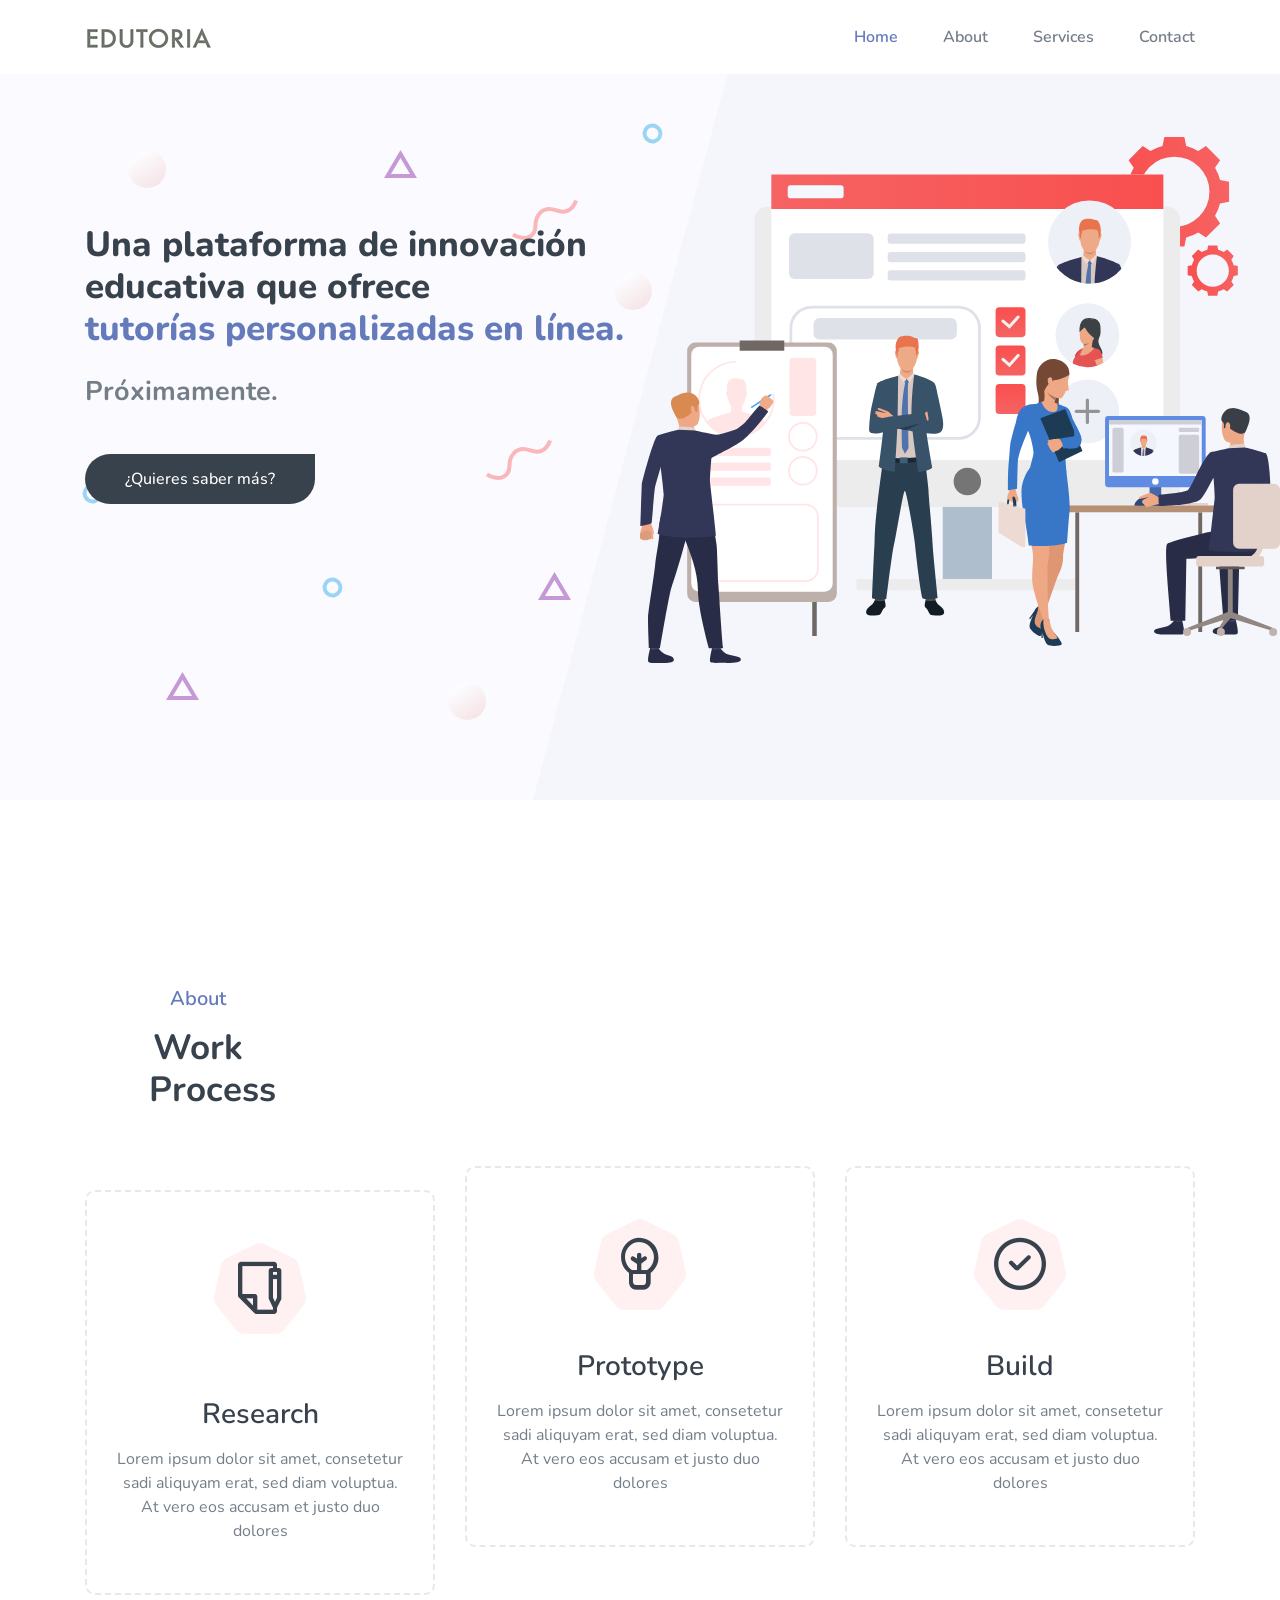
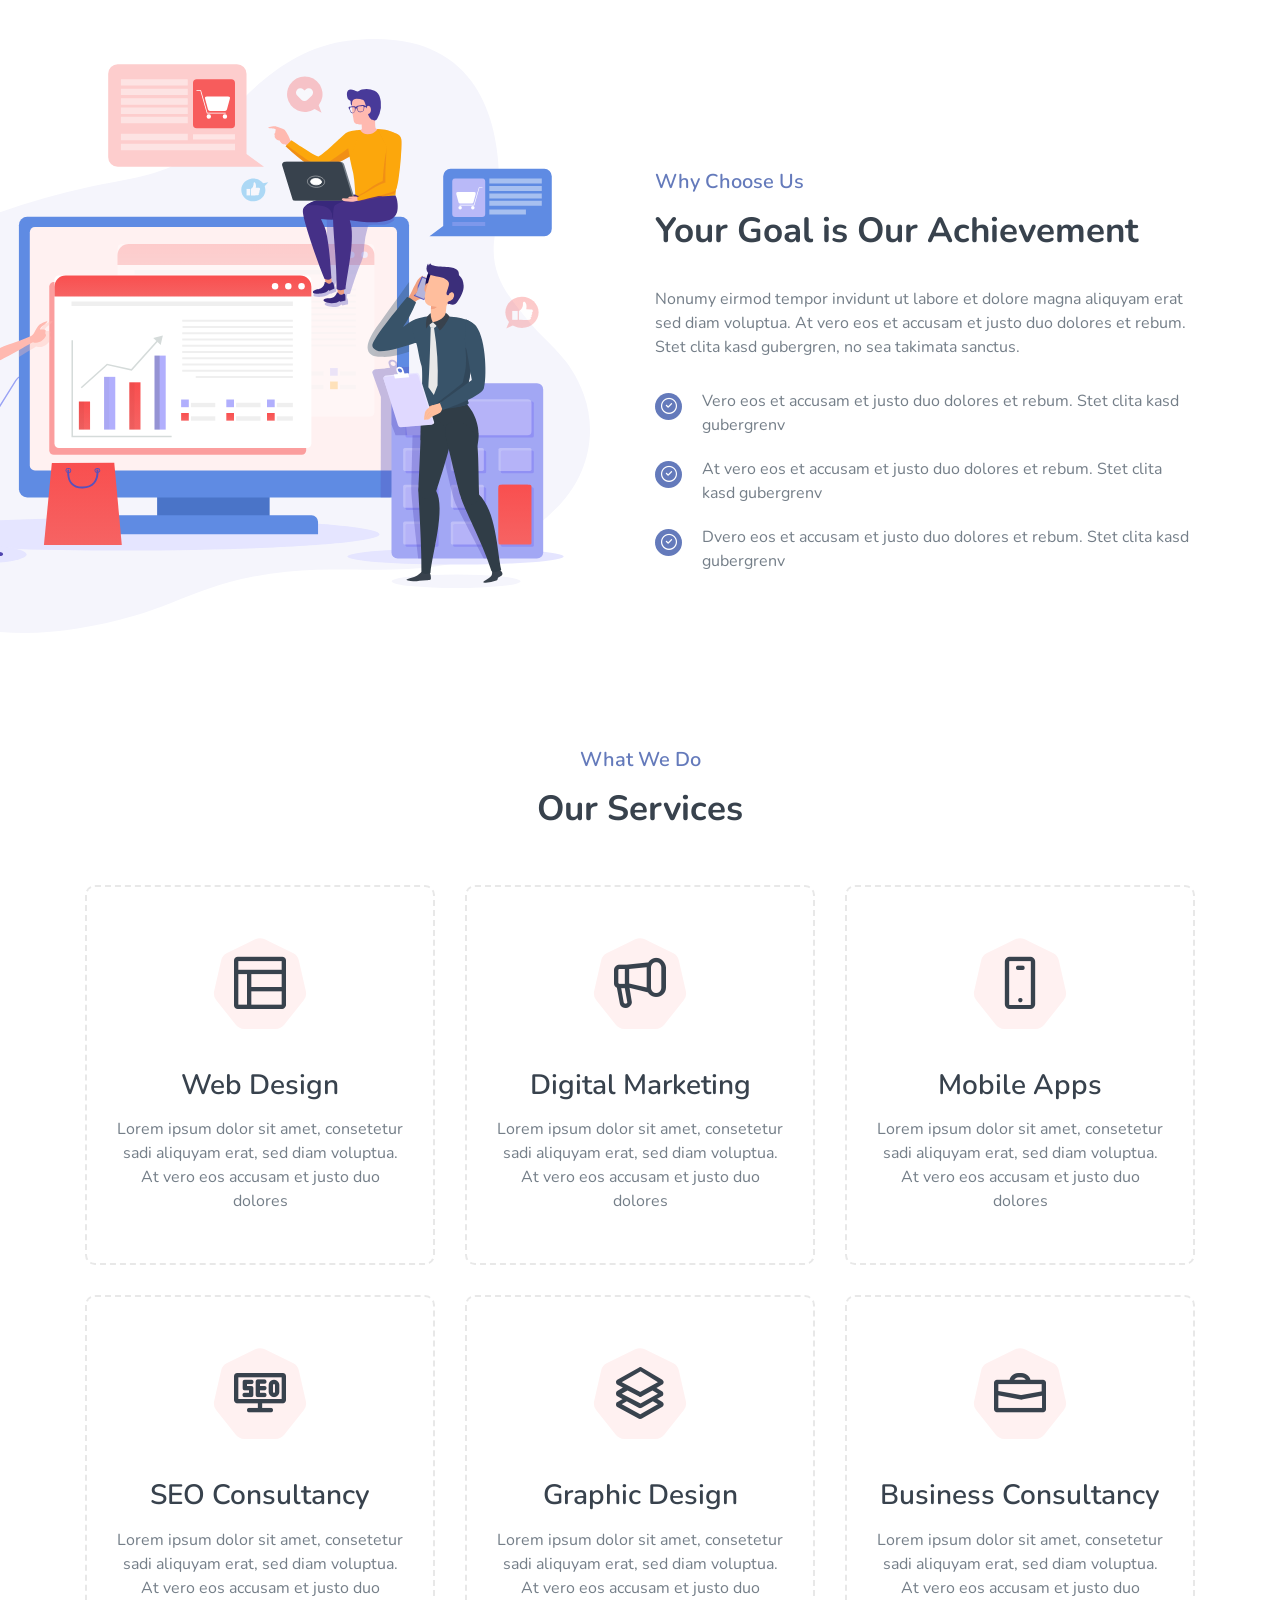
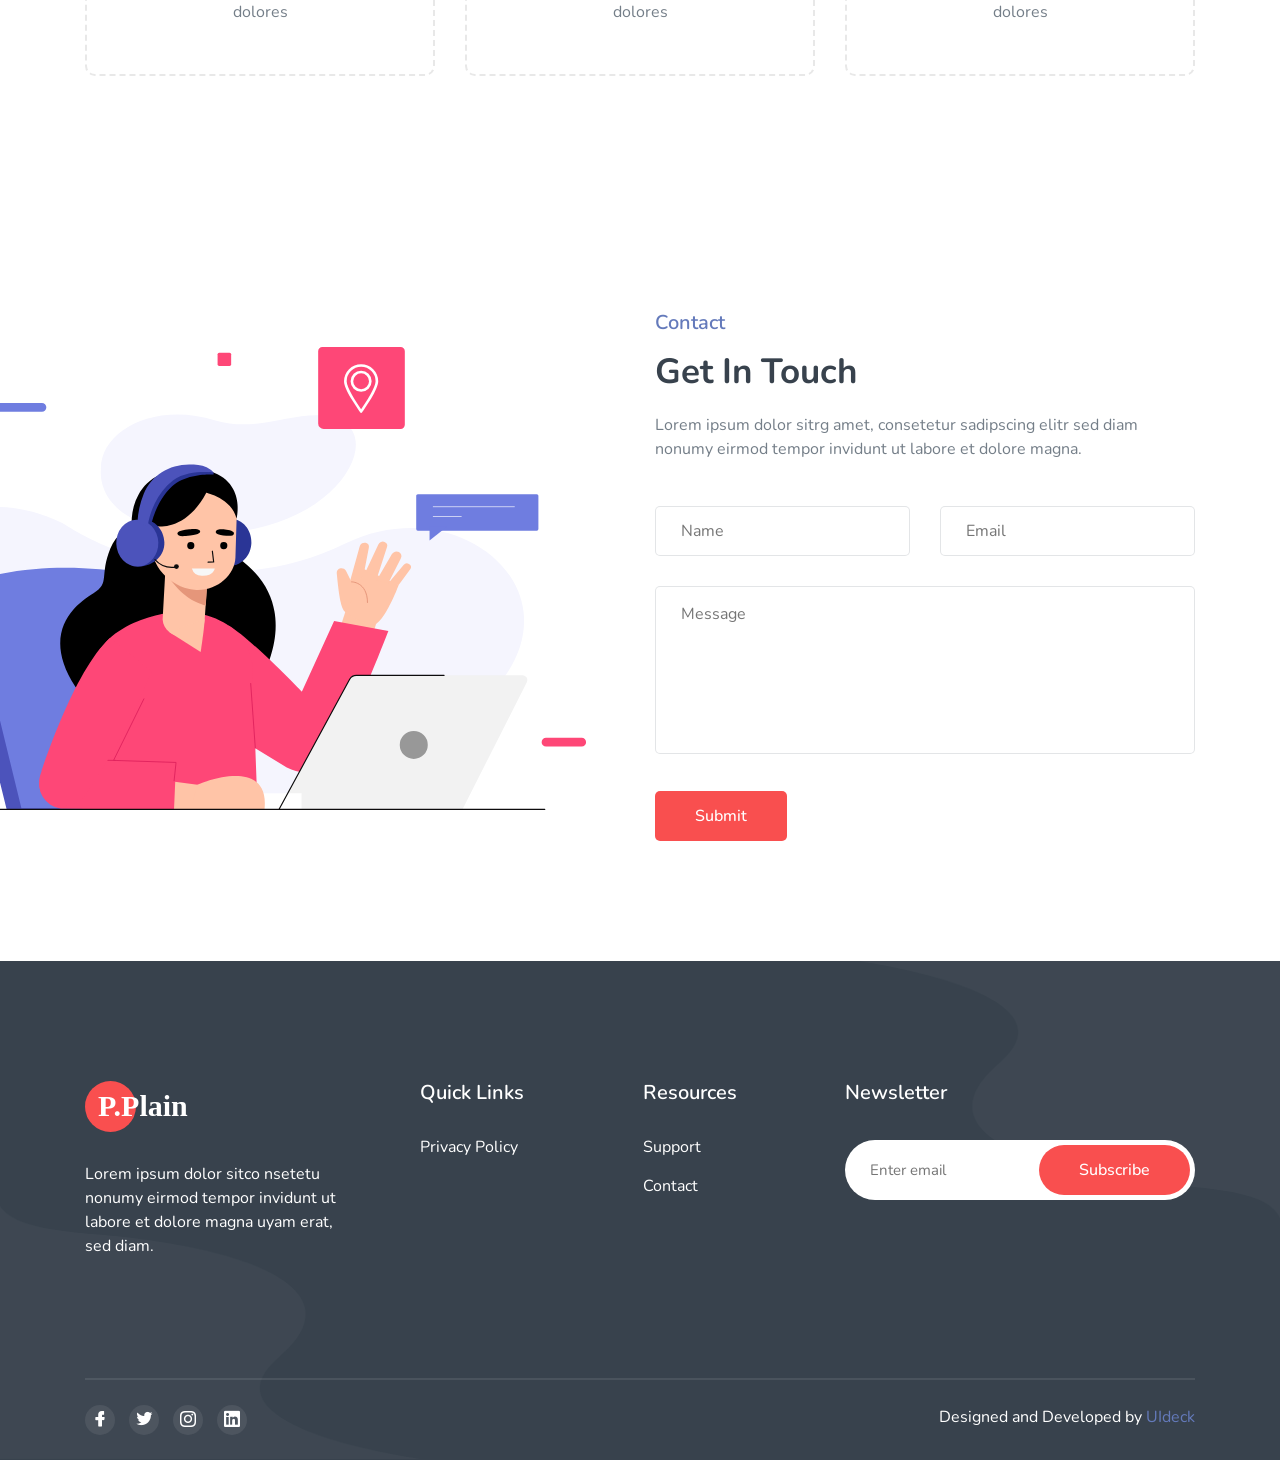
<file: index.html>
<!doctype html>
<html class="no-js" lang="en">

<head>
    <meta charset="utf-8">

    <!--====== Title ======-->
    <title>Edutoria - tutorias personalizadas online en Ecuador</title>

    <meta name="description" content="">
    <meta name="viewport" content="width=device-width, initial-scale=1">

    <!--====== Favicon Icon ======-->
    <link rel="shortcut icon" href="assets/images/favicon-edutoria-2.png" type="image/png">

    <!--====== Animate CSS ======-->
    <link rel="stylesheet" href="assets/css/animate.css">


    <!--====== Slick CSS ======-->
    <link rel="stylesheet" href="assets/css/slick.css">

    <!--====== Line Icons CSS ======-->
    <link rel="stylesheet" href="assets/fonts/lineicons/font-css/LineIcons.css">

    <!--====== Bootstrap CSS ======-->
    <link rel="stylesheet" href="assets/css/bootstrap.min.css">

    <!--====== Default CSS ======-->
    <link rel="stylesheet" href="assets/css/default.css">

    <!--====== Style CSS ======-->
    <link rel="stylesheet" href="assets/css/style.css">

</head>

<body>
    <!--[if IE]>
    <p class="browserupgrade">You are using an <strong>outdated</strong> browser. Please <a href="https://browsehappy.com/">upgrade your browser</a> to improve your experience and security.</p>
  <![endif]-->
   
   
    <!--====== PRELOADER PART START ======-->

    <div class="preloader">
        <div class="loader">
            <div class="ytp-spinner">
                <div class="ytp-spinner-container">
                    <div class="ytp-spinner-rotator">
                        <div class="ytp-spinner-left">
                            <div class="ytp-spinner-circle"></div>
                        </div>
                        <div class="ytp-spinner-right">
                            <div class="ytp-spinner-circle"></div>
                        </div>
                    </div>
                </div>
            </div>
        </div>
    </div>

    <!--====== PRELOADER PART ENDS ======-->
    
    <!--====== HEADER PART START ======-->

    <section class="header_area">
        <div class="header_navbar">
            <div class="container">
                <div class="row">
                    <div class="col-lg-12">
                        <nav class="navbar navbar-expand-lg">
                            <a class="navbar-brand" href="index.html">
                                <img src="assets/images/logo-horizontal-gris-edutoria.png" alt="Logo">
                            </a>
                            <button class="navbar-toggler" type="button" data-toggle="collapse" data-target="#navbarSupportedContent" aria-controls="navbarSupportedContent" aria-expanded="false" aria-label="Toggle navigation">
                                <span class="toggler-icon"></span>
                                <span class="toggler-icon"></span>
                                <span class="toggler-icon"></span>
                            </button>

                            <div class="collapse navbar-collapse sub-menu-bar" id="navbarSupportedContent">
                                <ul id="nav" class="navbar-nav ml-auto">
                                    <li class="nav-item active">
                                        <a class="page-scroll" href="#home">Home</a>
                                    </li>
                                    <li class="nav-item">
                                        <a class="page-scroll" href="#about">About</a>
                                    </li>
                                    <li class="nav-item">
                                        <a class="page-scroll" href="#services">Services</a>
                                    </li>
                                    <li class="nav-item">
                                        <a class="page-scroll" href="#contact">Contact</a>
                                    </li>
                                </ul>
                            </div> <!-- navbar collapse -->
                        </nav> <!-- navbar -->
                    </div>
                </div> <!-- row -->
            </div> <!-- container -->
        </div> <!-- header navbar -->

        <div id="home" class="header_hero d-lg-flex align-items-center">
            <div class="hero_shape shape_1">
                <img src="assets/images/shape/shape-1.svg" alt="shape">
            </div><!-- hero shape -->
            <div class="hero_shape shape_2">
                <img src="assets/images/shape/shape-2.svg" alt="shape">
            </div><!-- hero shape -->
            <div class="hero_shape shape_3">
                <img src="assets/images/shape/shape-3.svg" alt="shape">
            </div><!-- hero shape -->
            <div class="hero_shape shape_4">
                <img src="assets/images/shape/shape-4.svg" alt="shape">
            </div><!-- hero shape -->
            <div class="hero_shape shape_6">
                <img src="assets/images/shape/shape-1.svg" alt="shape">
            </div><!-- hero shape -->
            <div class="hero_shape shape_7">
                <img src="assets/images/shape/shape-4.svg" alt="shape">
            </div><!-- hero shape -->
            <div class="hero_shape shape_8">
                <img src="assets/images/shape/shape-3.svg" alt="shape">
            </div><!-- hero shape -->
            <div class="hero_shape shape_9">
                <img src="assets/images/shape/shape-2.svg" alt="shape">
            </div><!-- hero shape -->
            <div class="hero_shape shape_10">
                <img src="assets/images/shape/shape-4.svg" alt="shape">
            </div><!-- hero shape -->
            <div class="hero_shape shape_11">
                <img src="assets/images/shape/shape-1.svg" alt="shape">
            </div><!-- hero shape -->
            <div class="hero_shape shape_12">
                <img src="assets/images/shape/shape-2.svg" alt="shape">
            </div><!-- hero shape -->

            <div class="container">
                <div class="row">
                    <div class="col-lg-6">
                        <div class="header_hero_content">
                            <h2 class="hero_title wow fadeInUp" data-wow-duration="2s" data-wow-delay="0.2s" style="font-size: 35px">Una plataforma de innovación educativa que ofrece <span>tutorías personalizadas en línea.</span></h2>
                            <p class="wow fadeInUp" data-wow-duration="2s" data-wow-delay="0.6s" style="font-size: 27px; font-weight: bold">Próximamente.</p>
                            <ul>
                                <li class="wow fadeInUp" data-wow-duration="2s" data-wow-delay="0.9s"><a class="main-btn" href="#contact">¿Quieres saber más?<a></li>
                            </ul>
                        </div> <!-- header hero content -->
                    </div>
                </div> <!-- row -->
            </div> <!-- container -->
            <div class="header_shape d-none d-lg-block"></div>

            <div class="header_image d-flex align-items-center">
                <div class="image">
                    <img class="wow fadeInRightBig" data-wow-duration="2s" data-wow-delay="1.6s" src="assets/images/header-image.svg" alt="Header Image">
                </div>
            </div> <!-- header image -->
        </div> <!-- header hero -->
    </section>

    <!--====== HEADER PART ENDS ======-->

    <!--====== SERVICES PART START ======-->

    <section class="services_area pt-115" id="about">
        <div class="container">
            <div class="row justify-content-center">
                <div class="col-lg-6">
                    <div class="section_title text-center pb-25">
                        <h5 class="sub_title">About</h5>
                        <h4 class="main_title">Work Process</h4>
                    </div> <!-- section title -->
                </div>
            </div> <!-- row -->
            <div class="row justify-content-center">
                <div class="col-lg-4 col-sm-7">
                    <div class="single_services text-center mt-30 wow fadeInUp" data-wow-duration="1s" data-wow-delay="0.5s">
                        <div class="services_icon">
                            <i class="lni lni-write"></i>
                            <svg xmlns="http://www.w3.org/2000/svg" width="94" height="92" viewBox="0 0 94 92">
                                <path class="services_shape" id="Polygon_12" data-name="Polygon 12" d="M42.212,2.315a11,11,0,0,1,9.576,0l28.138,13.6a11,11,0,0,1,5.938,7.465L92.83,54.018A11,11,0,0,1,90.717,63.3L71.22,87.842A11,11,0,0,1,62.607,92H31.393a11,11,0,0,1-8.613-4.158L3.283,63.3A11,11,0,0,1,1.17,54.018L8.136,23.383a11,11,0,0,1,5.938-7.465Z" />
                            </svg>
                        </div>
                        <div class="services_content">
                            <h3 class="services_title"><a href="#">Research</a></h3>
                            <p>Lorem ipsum dolor sit amet, consetetur sadi aliquyam erat, sed diam voluptua. At vero eos accusam et justo duo dolores </p>
                        </div>
                    </div> <!-- single services -->
                </div>
                <div class="col-lg-4 col-sm-7">
                    <div class="single_services text-center mt-30 wow fadeInUp" data-wow-duration="1s" data-wow-delay="1s">
                        <div class="services_icon">
                            <i class="lni lni-bulb"></i>
                            <svg xmlns="http://www.w3.org/2000/svg" width="94" height="92" viewBox="0 0 94 92">
                                <path class="services_shape" id="Polygon_12" data-name="Polygon 12" d="M42.212,2.315a11,11,0,0,1,9.576,0l28.138,13.6a11,11,0,0,1,5.938,7.465L92.83,54.018A11,11,0,0,1,90.717,63.3L71.22,87.842A11,11,0,0,1,62.607,92H31.393a11,11,0,0,1-8.613-4.158L3.283,63.3A11,11,0,0,1,1.17,54.018L8.136,23.383a11,11,0,0,1,5.938-7.465Z" />
                            </svg>
                        </div>
                        <div class="services_content">
                            <h3 class="services_title"><a href="#">Prototype</a></h3>
                            <p>Lorem ipsum dolor sit amet, consetetur sadi aliquyam erat, sed diam voluptua. At vero eos accusam et justo duo dolores </p>
                        </div>
                    </div> <!-- single services -->
                </div>
                <div class="col-lg-4 col-sm-7">
                    <div class="single_services text-center mt-30 wow fadeInUp" data-wow-duration="1s" data-wow-delay="1.5s">
                        <div class="services_icon">
                            <i class="lni lni-checkmark-circle"></i>
                            <svg xmlns="http://www.w3.org/2000/svg" width="94" height="92" viewBox="0 0 94 92">
                                <path class="services_shape" id="Polygon_12" data-name="Polygon 12" d="M42.212,2.315a11,11,0,0,1,9.576,0l28.138,13.6a11,11,0,0,1,5.938,7.465L92.83,54.018A11,11,0,0,1,90.717,63.3L71.22,87.842A11,11,0,0,1,62.607,92H31.393a11,11,0,0,1-8.613-4.158L3.283,63.3A11,11,0,0,1,1.17,54.018L8.136,23.383a11,11,0,0,1,5.938-7.465Z" />
                            </svg>
                        </div>
                        <div class="services_content">
                            <h3 class="services_title"><a href="#">Build</a></h3>
                            <p>Lorem ipsum dolor sit amet, consetetur sadi aliquyam erat, sed diam voluptua. At vero eos accusam et justo duo dolores </p>
                        </div>
                    </div> <!-- single services -->
                </div>
            </div> <!-- row -->
        </div> <!-- container -->
    </section>

    <!--====== SERVICES PART ENDS ======-->

    <!--====== ABOUT PART START ======-->

    <section id="why" class="about_area pt-115 ">
        <div class="about_image d-flex align-items-end justify-content-end">
            <div class="image">
                <img class="wow fadeInLeftBig" data-wow-duration="1s" data-wow-delay="0.5s" src="assets/images/about.svg" alt="about">
            </div>
        </div> <!-- about image -->
        <div class="container">
            <div class="row justify-content-end">
                <div class="col-lg-6">
                    <div class="about_content wow fadeIn" data-wow-duration="1s" data-wow-delay="1s">
                        <div class="section_title pb-35">
                            <h5 class="sub_title">Why Choose Us</h5>
                            <h4 class="main_title">Your Goal is Our Achievement</h4>
                        </div> <!-- section title -->
                        <p>Nonumy eirmod tempor invidunt ut labore et dolore magna aliquyam erat sed diam voluptua. At vero eos et accusam et justo duo dolores et rebum. Stet clita kasd gubergren, no sea takimata sanctus. </p>
                        <ul class="about_list">
                            <li class="d-flex">
                                <div class="about_check">
                                    <i class="lni lni-checkmark-circle"></i>
                                </div>
                                <div class="about_list_content">
                                    <p>Vero eos et accusam et justo duo dolores et rebum. Stet clita kasd gubergrenv</p>
                                </div>
                            </li>
                            <li class="d-flex">
                                <div class="about_check">
                                    <i class="lni lni-checkmark-circle"></i>
                                </div>
                                <div class="about_list_content">
                                    <p>At vero eos et accusam et justo duo dolores et rebum. Stet clita kasd gubergrenv</p>
                                </div>
                            </li>
                            <li class="d-flex">
                                <div class="about_check">
                                    <i class="lni lni-checkmark-circle"></i>
                                </div>
                                <div class="about_list_content">
                                    <p>Dvero eos et accusam et justo duo dolores et rebum. Stet clita kasd gubergrenv</p>
                                </div>
                            </li>
                        </ul>
                    </div> <!-- about content -->
                </div>
            </div> <!-- row -->
        </div> <!-- container -->
    </section>

    <!--====== ABOUT PART ENDS ======-->

    <!--====== SERVICES PART START ======-->

    <section id="services" class="services_area pt-115 pb-120">
        <div class="container">
            <div class="row justify-content-center">
                <div class="col-lg-6">
                    <div class="section_title text-center pb-25">
                        <h5 class="sub_title">What We Do</h5>
                        <h4 class="main_title">Our Services</h4>
                    </div> <!-- section title -->
                </div>
            </div> <!-- row -->
            <div class="row">
                <div class="col-lg-4 col-sm-6">
                    <div class="single_services text-center mt-30 wow fadeIn" data-wow-duration="0.5s" data-wow-delay="0.5s">
                        <div class="services_icon">
                            <i class="lni lni-layout"></i>
                            <svg xmlns="http://www.w3.org/2000/svg" width="94" height="92" viewBox="0 0 94 92">
                                <path class="services_shape" id="Polygon_12" data-name="Polygon 12" d="M42.212,2.315a11,11,0,0,1,9.576,0l28.138,13.6a11,11,0,0,1,5.938,7.465L92.83,54.018A11,11,0,0,1,90.717,63.3L71.22,87.842A11,11,0,0,1,62.607,92H31.393a11,11,0,0,1-8.613-4.158L3.283,63.3A11,11,0,0,1,1.17,54.018L8.136,23.383a11,11,0,0,1,5.938-7.465Z" />
                            </svg>
                        </div>
                        <div class="services_content">
                            <h3 class="services_title"><a href="#">Web Design</a></h3>
                            <p>Lorem ipsum dolor sit amet, consetetur sadi aliquyam erat, sed diam voluptua. At vero eos accusam et justo duo dolores </p>
                        </div>
                    </div> <!-- single services -->
                </div>

                <div class="col-lg-4 col-sm-6">
                    <div class="single_services text-center mt-30 wow fadeIn" data-wow-duration="0.5s" data-wow-delay="1s">
                        <div class="services_icon">
                            <i class="lni lni-bullhorn"></i>
                            <svg xmlns="http://www.w3.org/2000/svg" width="94" height="92" viewBox="0 0 94 92">
                                <path class="services_shape" id="Polygon_12" data-name="Polygon 12" d="M42.212,2.315a11,11,0,0,1,9.576,0l28.138,13.6a11,11,0,0,1,5.938,7.465L92.83,54.018A11,11,0,0,1,90.717,63.3L71.22,87.842A11,11,0,0,1,62.607,92H31.393a11,11,0,0,1-8.613-4.158L3.283,63.3A11,11,0,0,1,1.17,54.018L8.136,23.383a11,11,0,0,1,5.938-7.465Z" />
                            </svg>
                        </div>
                        <div class="services_content">
                            <h3 class="services_title"><a href="#">Digital Marketing</a></h3>
                            <p>Lorem ipsum dolor sit amet, consetetur sadi aliquyam erat, sed diam voluptua. At vero eos accusam et justo duo dolores </p>
                        </div>
                    </div> <!-- single services -->
                </div>

                <div class="col-lg-4 col-sm-6">
                    <div class="single_services text-center mt-30 wow fadeIn" data-wow-duration="0.5s" data-wow-delay="1.5s">
                        <div class="services_icon">
                            <i class="lni lni-mobile"></i>
                            <svg xmlns="http://www.w3.org/2000/svg" width="94" height="92" viewBox="0 0 94 92">
                                <path class="services_shape" id="Polygon_12" data-name="Polygon 12" d="M42.212,2.315a11,11,0,0,1,9.576,0l28.138,13.6a11,11,0,0,1,5.938,7.465L92.83,54.018A11,11,0,0,1,90.717,63.3L71.22,87.842A11,11,0,0,1,62.607,92H31.393a11,11,0,0,1-8.613-4.158L3.283,63.3A11,11,0,0,1,1.17,54.018L8.136,23.383a11,11,0,0,1,5.938-7.465Z" />
                            </svg>
                        </div>
                        <div class="services_content">
                            <h3 class="services_title"><a href="#">Mobile Apps</a></h3>
                            <p>Lorem ipsum dolor sit amet, consetetur sadi aliquyam erat, sed diam voluptua. At vero eos accusam et justo duo dolores </p>
                        </div>
                    </div> <!-- single services -->
                </div>

                <div class="col-lg-4 col-sm-6">
                    <div class="single_services text-center mt-30 wow fadeIn" data-wow-duration="0.5s" data-wow-delay="0.5s">
                        <div class="services_icon">
                            <i class="lni lni-seo"></i>
                            <svg xmlns="http://www.w3.org/2000/svg" width="94" height="92" viewBox="0 0 94 92">
                                <path class="services_shape" id="Polygon_12" data-name="Polygon 12" d="M42.212,2.315a11,11,0,0,1,9.576,0l28.138,13.6a11,11,0,0,1,5.938,7.465L92.83,54.018A11,11,0,0,1,90.717,63.3L71.22,87.842A11,11,0,0,1,62.607,92H31.393a11,11,0,0,1-8.613-4.158L3.283,63.3A11,11,0,0,1,1.17,54.018L8.136,23.383a11,11,0,0,1,5.938-7.465Z" />
                            </svg>
                        </div>
                        <div class="services_content">
                            <h3 class="services_title"><a href="#">SEO Consultancy</a></h3>
                            <p>Lorem ipsum dolor sit amet, consetetur sadi aliquyam erat, sed diam voluptua. At vero eos accusam et justo duo dolores </p>
                        </div>
                    </div> <!-- single services -->
                </div>

                <div class="col-lg-4 col-sm-6">
                    <div class="single_services text-center mt-30 wow fadeIn" data-wow-duration="0.5s" data-wow-delay="1s">
                        <div class="services_icon">
                            <i class="lni lni-layers"></i>
                            <svg xmlns="http://www.w3.org/2000/svg" width="94" height="92" viewBox="0 0 94 92">
                                <path class="services_shape" id="Polygon_12" data-name="Polygon 12" d="M42.212,2.315a11,11,0,0,1,9.576,0l28.138,13.6a11,11,0,0,1,5.938,7.465L92.83,54.018A11,11,0,0,1,90.717,63.3L71.22,87.842A11,11,0,0,1,62.607,92H31.393a11,11,0,0,1-8.613-4.158L3.283,63.3A11,11,0,0,1,1.17,54.018L8.136,23.383a11,11,0,0,1,5.938-7.465Z" />
                            </svg>
                        </div>
                        <div class="services_content">
                            <h3 class="services_title"><a href="#">Graphic Design</a></h3>
                            <p>Lorem ipsum dolor sit amet, consetetur sadi aliquyam erat, sed diam voluptua. At vero eos accusam et justo duo dolores </p>
                        </div>
                    </div> <!-- single services -->
                </div>

                <div class="col-lg-4 col-sm-6">
                    <div class="single_services text-center mt-30 wow fadeIn" data-wow-duration="0.5s" data-wow-delay="1.5s">
                        <div class="services_icon">
                            <i class="lni lni-briefcase"></i>
                            <svg xmlns="http://www.w3.org/2000/svg" width="94" height="92" viewBox="0 0 94 92">
                                <path class="services_shape" id="Polygon_12" data-name="Polygon 12" d="M42.212,2.315a11,11,0,0,1,9.576,0l28.138,13.6a11,11,0,0,1,5.938,7.465L92.83,54.018A11,11,0,0,1,90.717,63.3L71.22,87.842A11,11,0,0,1,62.607,92H31.393a11,11,0,0,1-8.613-4.158L3.283,63.3A11,11,0,0,1,1.17,54.018L8.136,23.383a11,11,0,0,1,5.938-7.465Z" />
                            </svg>
                        </div>
                        <div class="services_content">
                            <h3 class="services_title"><a href="#">Business Consultancy</a></h3>
                            <p>Lorem ipsum dolor sit amet, consetetur sadi aliquyam erat, sed diam voluptua. At vero eos accusam et justo duo dolores </p>
                        </div>
                    </div> <!-- single services -->
                </div>
            </div> <!-- row -->
        </div> <!-- container -->
    </section>

    <!--====== SERVICES PART ENDS ======-->

    <!--====== PRICING PLAN PART ENDS ======-->

   

    <!--====== TEAM PART ENDS ======-->

    <!--====== BLOG PART ENDS ======-->

    <!--====== CONTACT PART START ======-->

    <section id="contact" class="contact_area pt-70 pb-120">
        <div class="contact_image d-flex align-items-center justify-content-end">
            <div class="image">
                <img class="wow fadeInLeftBig" data-wow-duration="2s" data-wow-delay="0.4s" src="assets/images/contact.svg" alt="about">
            </div>
        </div> <!-- about image -->
        
        <div class="container">
            <div class="row justify-content-end">
                <div class="col-lg-6">
                    <div class="contact_wrapper mt-45 wow fadeInUp" data-wow-duration="0.5s" data-wow-delay="0.9s">
                        <div class="section_title pb-15">
                            <h5 class="sub_title">Contact</h5>
                            <h4 class="main_title">Get In Touch</h4>
                            <p>Lorem ipsum dolor sitrg amet, consetetur sadipscing elitr sed diam nonumy eirmod tempor invidunt ut labore et dolore magna.</p>
                        </div> <!-- section title -->
                        
                        <div class="contact_form">
                            <form id="contact-form" action="assets/contact.php">
                                <div class="row">
                                    <div class="col-md-6">
                                        <div class="single_form">
                                            <input name="name" type="text" placeholder="Name">
                                        </div> <!-- single form -->
                                    </div>
                                    <div class="col-md-6">
                                        <div class="single_form">
                                            <input name="email" type="email" placeholder="Email">
                                        </div> <!-- single form -->
                                    </div>
                                    <div class="col-md-12">
                                        <div class="single_form">
                                            <textarea name="message" placeholder="Message"></textarea>
                                        </div> <!-- single form -->
                                    </div>
                                    <p class="form-message"></p>
                                    <div class="col-md-12">
                                        <div class="single_form">
                                            <button class="main-btn">Submit</button>
                                        </div> <!-- single form -->
                                    </div>
                                </div> <!-- row -->
                            </form>
                        </div> <!-- contact form -->
                    </div> <!-- contact wrapper -->
                </div>
            </div> <!-- row -->
        </div> <!-- container -->
    </section>

    <!--====== CONTACT PART ENDS ======-->

    <!--====== FOOTER PART START ======-->

    <footer id="footer" class="footer_area">
        <div class="container">
            <div class="footer_widget pt-70 pb-120">
                <div class="row justify-content-center">
                    <div class="col-lg-3 col-md-6">
                        <div class="footer_about mt-50">
                            <div class="footer_logo">
                                <a href="#"><img src="assets/images/logo-footer.svg" alt=""></a>
                            </div>
                            <div class="footer_content">
                                <p>Lorem ipsum dolor sitco nsetetu nonumy eirmod tempor invidunt ut labore et dolore magna uyam erat, sed diam.</p>
                            </div>
                        </div> <!-- footer about -->
                    </div>
                    <div class="col-lg-5 col-md-6">
                        <div class="footer_link_wrapper d-flex flex-wrap">
                            <div class="footer_link mt-50">
                                <h2 class="footer_title">Quick Links</h2>
                                <ul class="link">
                                    <li><a href="#">Privacy Policy</a></li>
                                </ul>
                            </div> <!-- footer link -->
                            <div class="footer_link mt-50">
                                <h2 class="footer_title">Resources</h2>
                                <ul class="link">
                                    <li><a href="#">Support</a></li>
                                    <li><a href="#">Contact</a></li>
                                </ul>
                            </div> <!-- footer link -->
                        </div> <!-- footer link wrapper -->
                    </div>
                    <div class="col-lg-4 col-md-6">
                        <div class="footer_subscribe mt-50">
                            <h2 class="footer_title">Newsletter</h2>
                            <div class="subscribe_form text-right">
                                <form action="#">
                                    <input type="text" placeholder="Enter email">
                                    <button class="main-btn">Subscribe</button>
                                </form>
                            </div>
                        </div> <!-- footer subscribe -->
                    </div>
                </div> <!-- row -->
            </div> <!-- footer widget -->
            <div class="footer_copyright d-sm-flex justify-content-between">
                <div class="footer_social text-center">
                    <ul class="social">
                        <li><a href="https://facebook.com/uideckHQ"><i class="lni lni-facebook-filled"></i></a></li>
                        <li><a href="https://twitter.com/uideckHQ"><i class="lni lni-twitter-filled"></i></a></li>
                        <li><a href="https://instagram.com/uideckHQ"><i class="lni lni-instagram-original"></i></a></li>
                        <li><a href="#"><i class="lni lni-linkedin-original"></i></a></li>
                    </ul>
                </div> <!-- footer social -->
                <div class="footer_copyright_content  text-center">
                    <p>Designed and Developed by <a href="https://uideck.com" rel="nofollow">UIdeck</a></p>
                </div> <!-- footer copyright content -->
            </div> <!-- footer copyright -->
        </div> <!-- container -->
    </footer>

    <!--====== FOOTER PART ENDS ======-->
    
    <!--====== BACK TOP TOP PART START ======-->

    <a href="#" class="back-to-top"><i class="lni lni-chevron-up"></i></a>

    <!--====== BACK TOP TOP PART ENDS ======-->    

    <!--====== PART START ======-->

<!--
    <section class="">
        <div class="container">
            <div class="row">
                <div class="col-lg-">
                    
                </div>
            </div>
        </div>
    </section>
-->

    <!--====== PART ENDS ======-->




    <!--====== Jquery js ======-->
    <script src="assets/js/vendor/jquery-1.12.4.min.js"></script>
    <script src="assets/js/vendor/modernizr-3.7.1.min.js"></script>

    <!--====== Bootstrap js ======-->
    <script src="assets/js/popper.min.js"></script>
    <script src="assets/js/bootstrap.min.js"></script>

    <!--====== Slick js ======-->
    <script src="assets/js/slick.min.js"></script>

    <!--====== Scrolling Nav js ======-->
    <script src="assets/js/jquery.easing.min.js"></script>
    <script src="assets/js/scrolling-nav.js"></script>

    <!--====== Ajax Contact js ======-->
    <script src="assets/js/ajax-contact.js"></script>


    <!--====== Wow js ======-->
    <script src="assets/js/wow.min.js"></script>

    <!--====== Main js ======-->
    <script src="assets/js/main.js"></script>

</body>

</html>
</file>
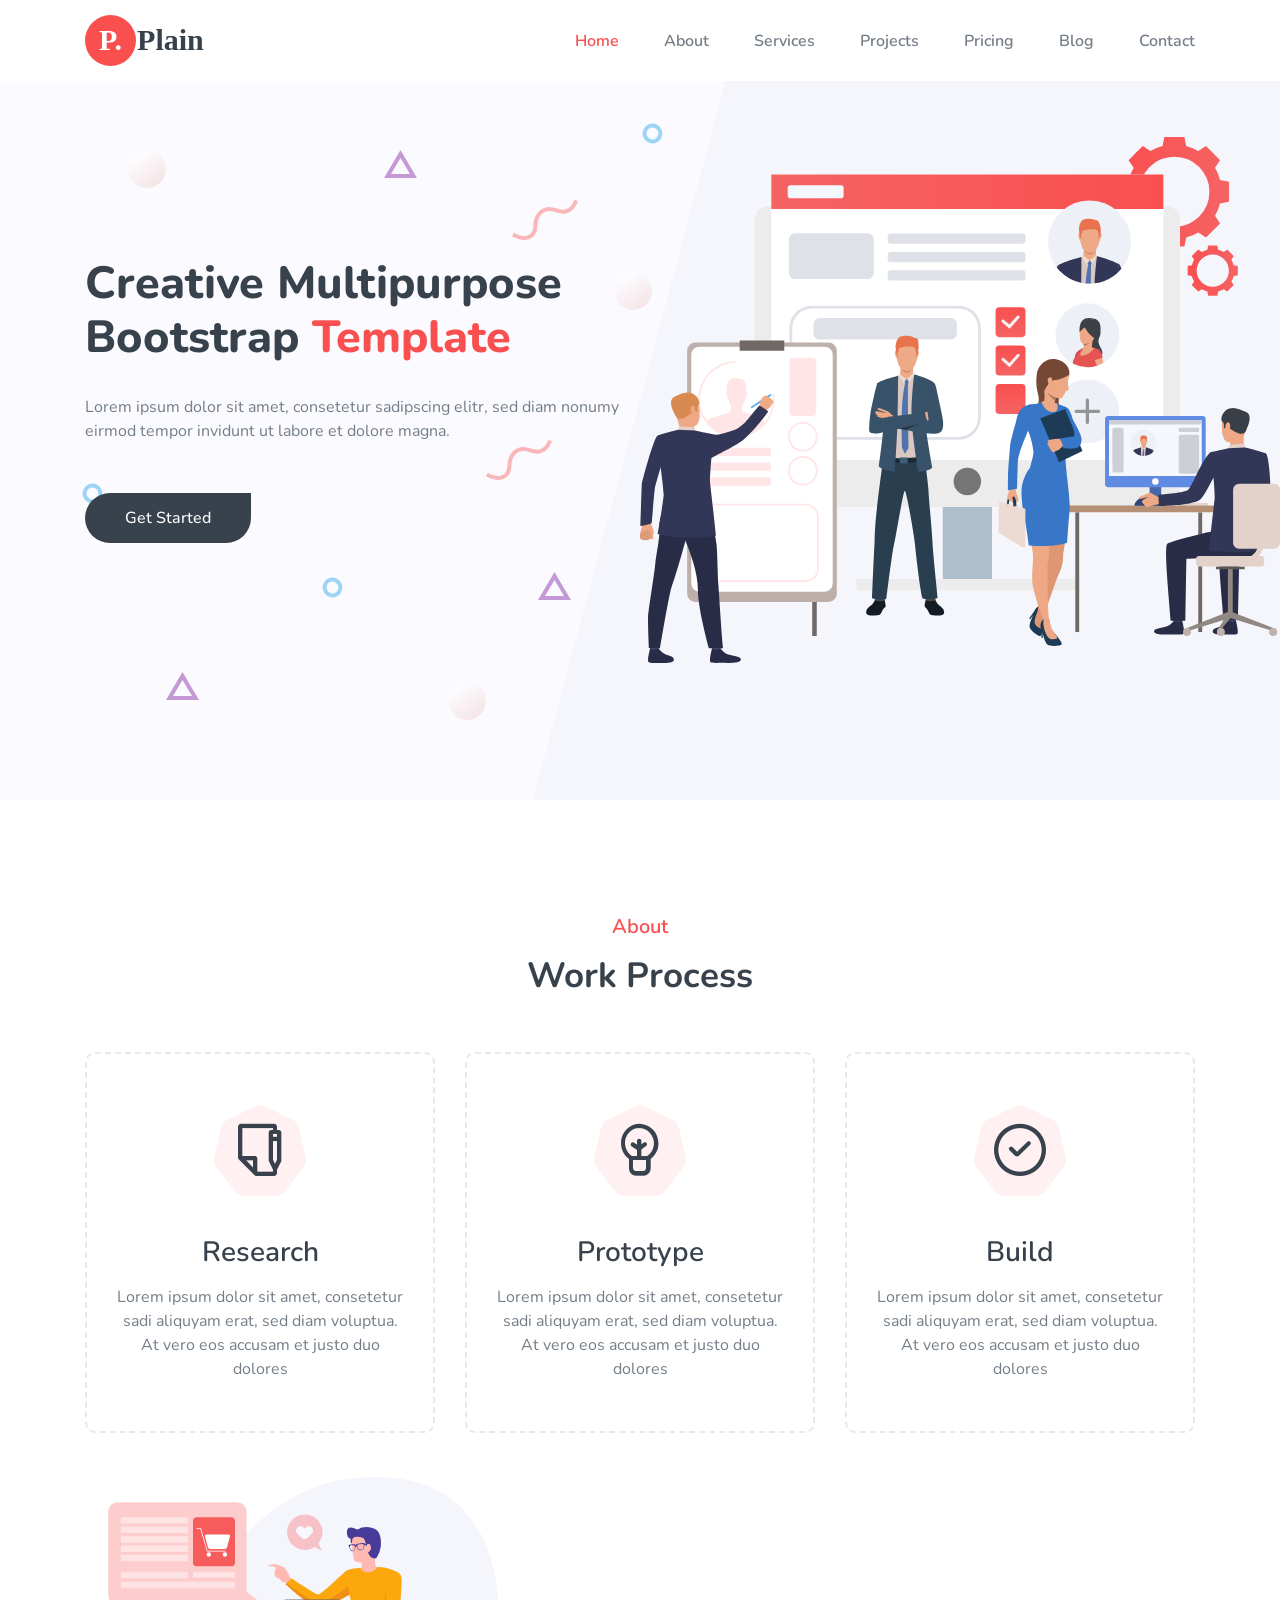
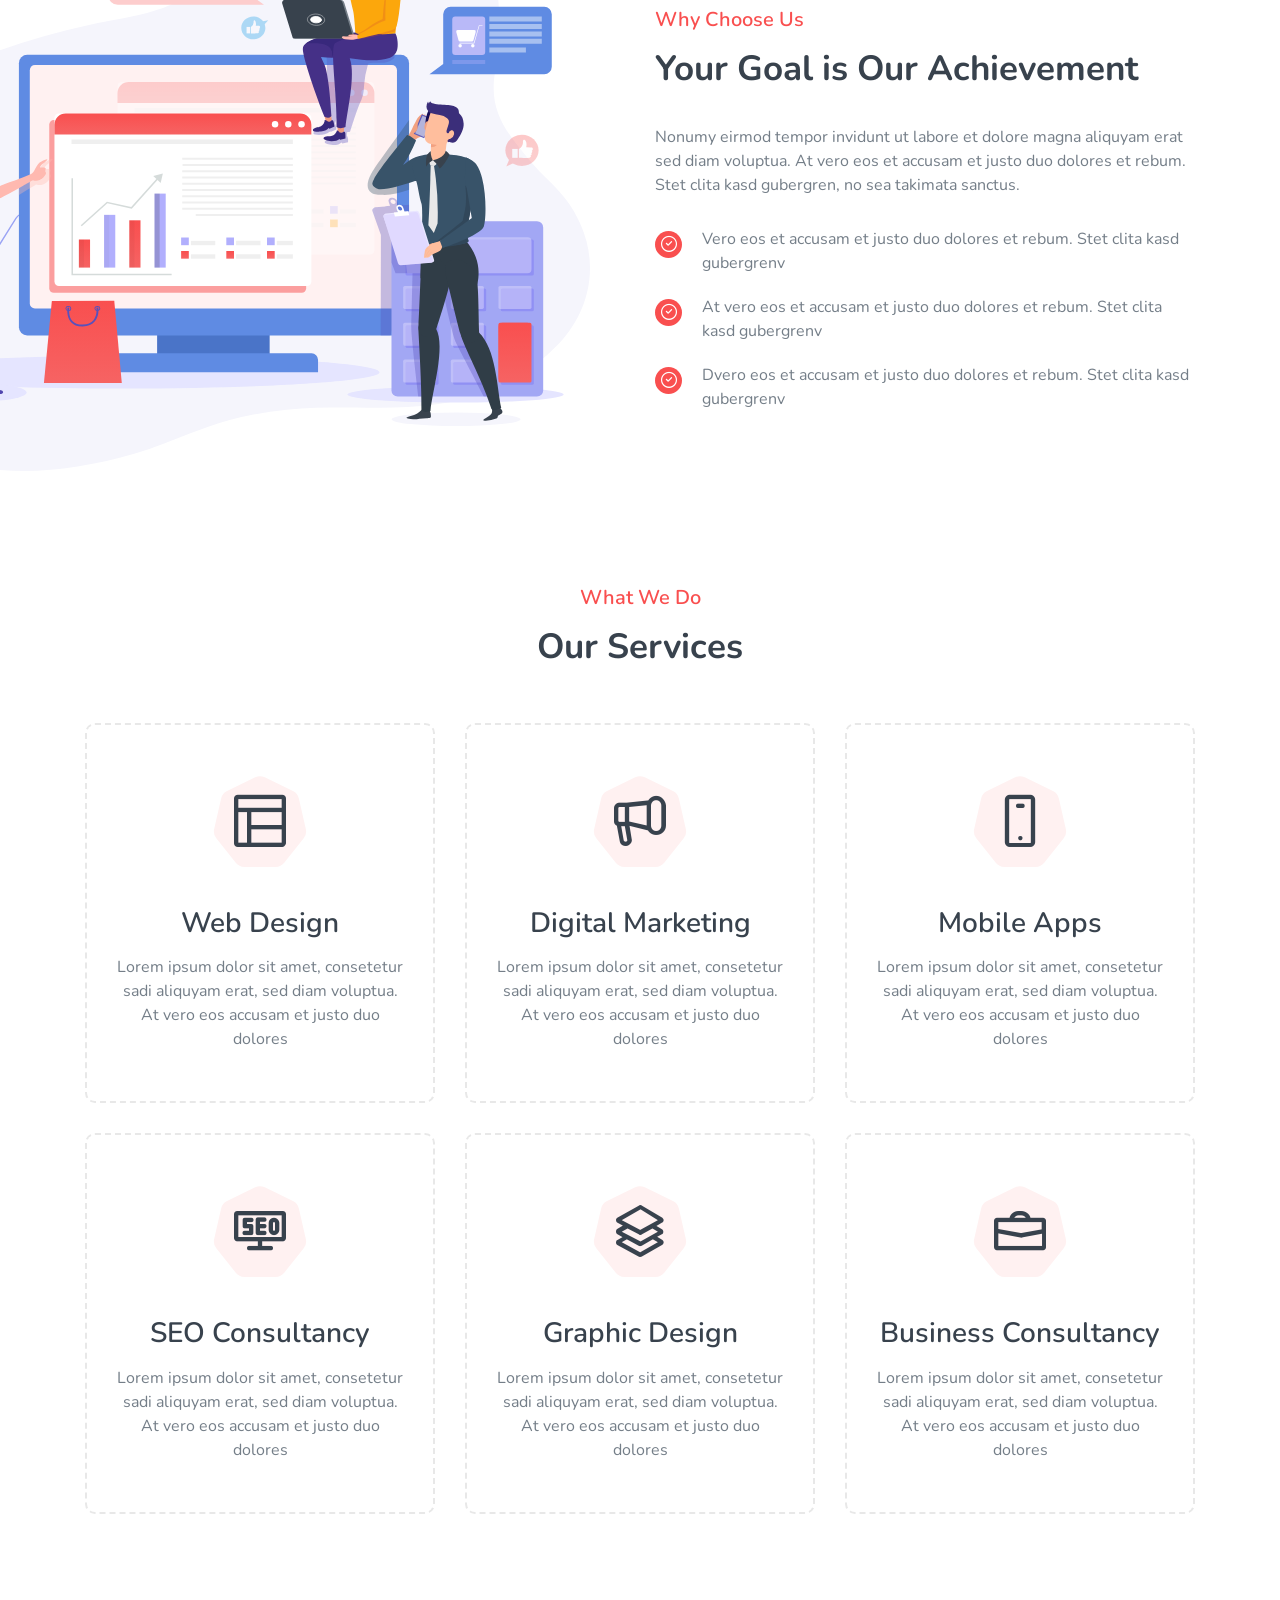
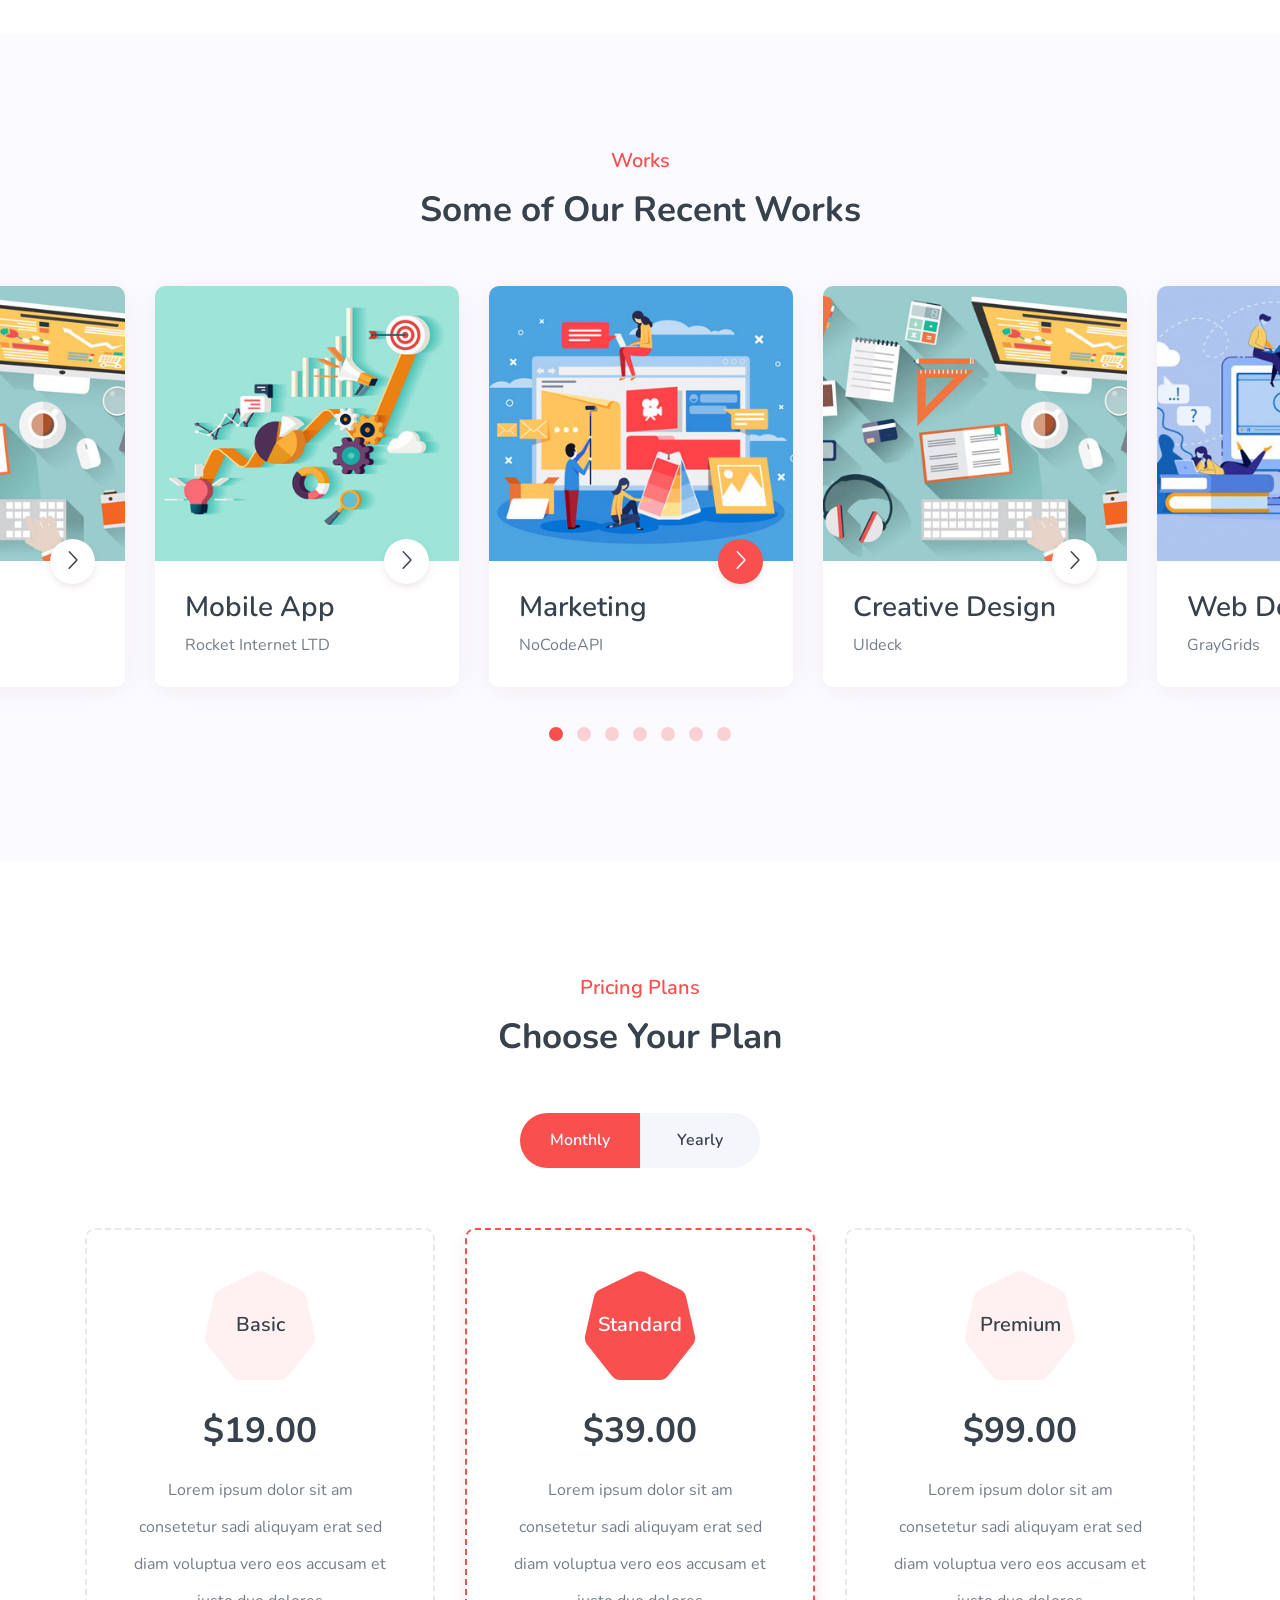
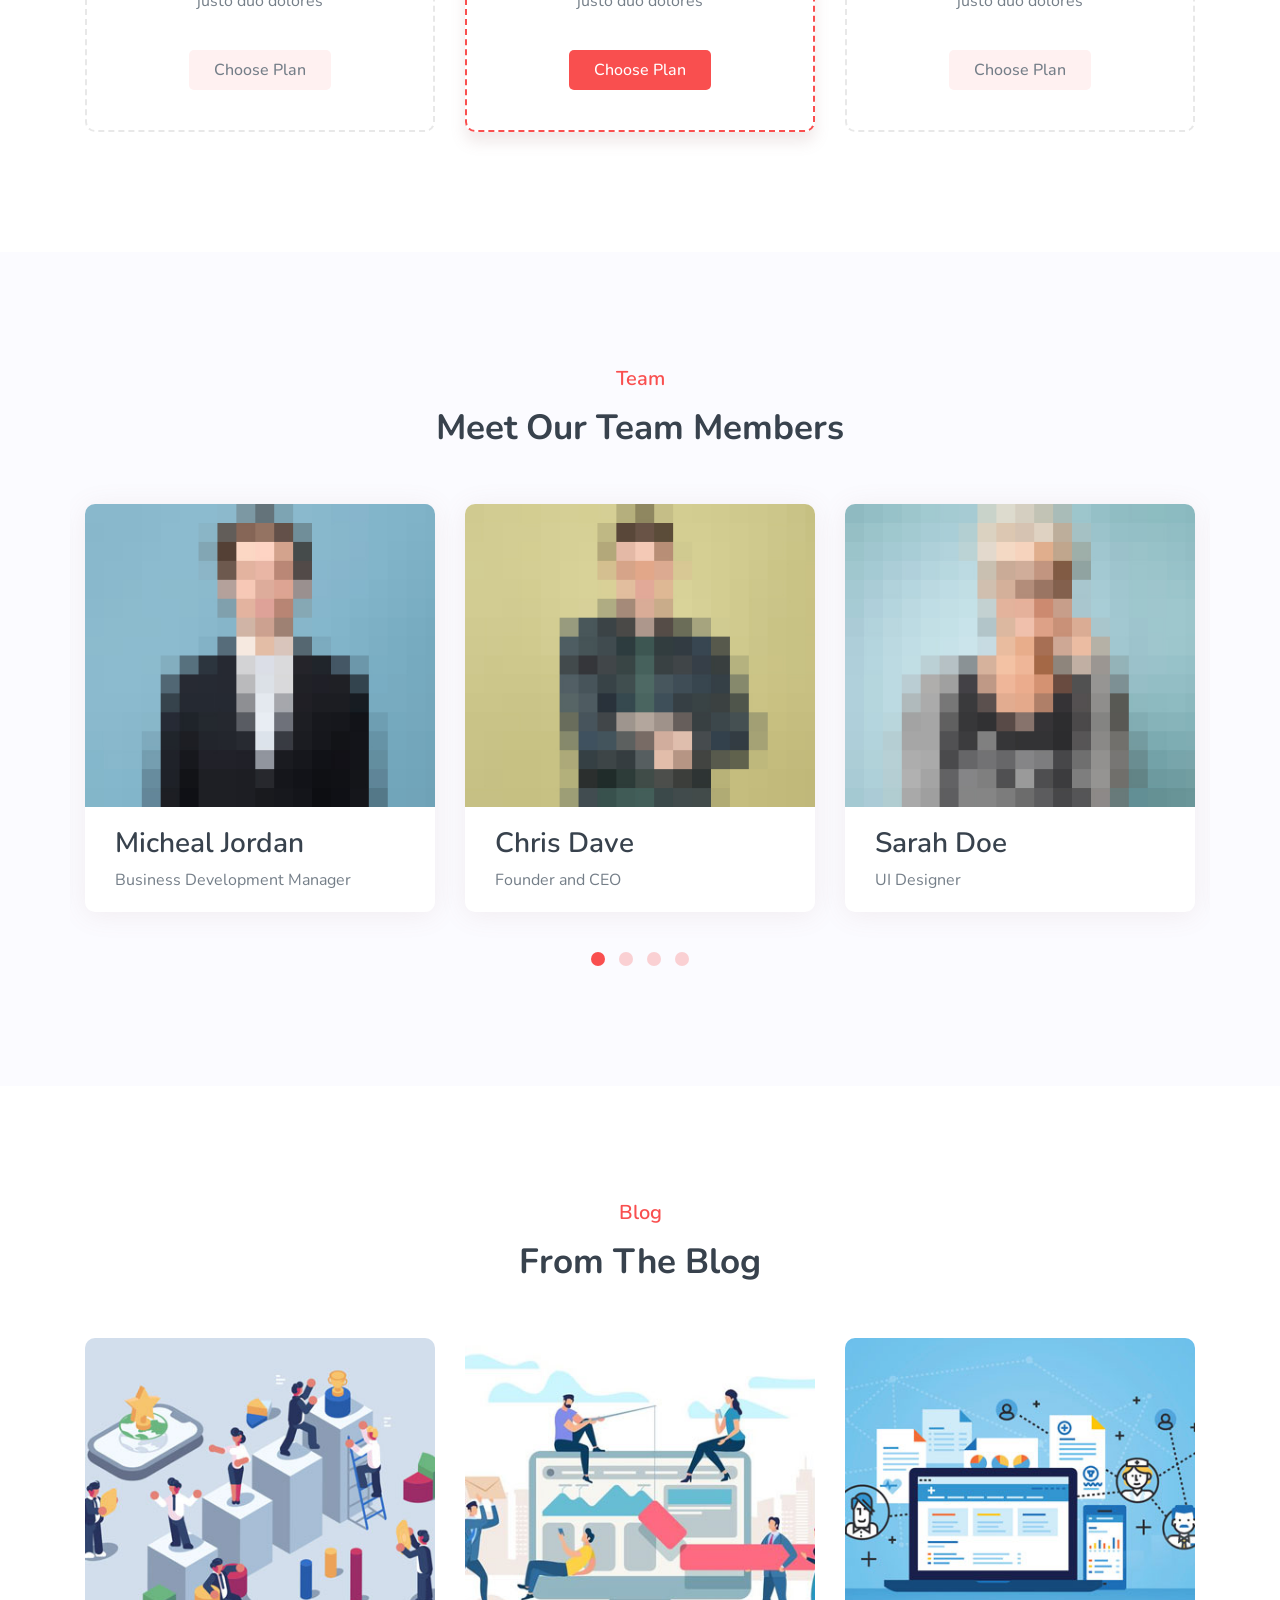
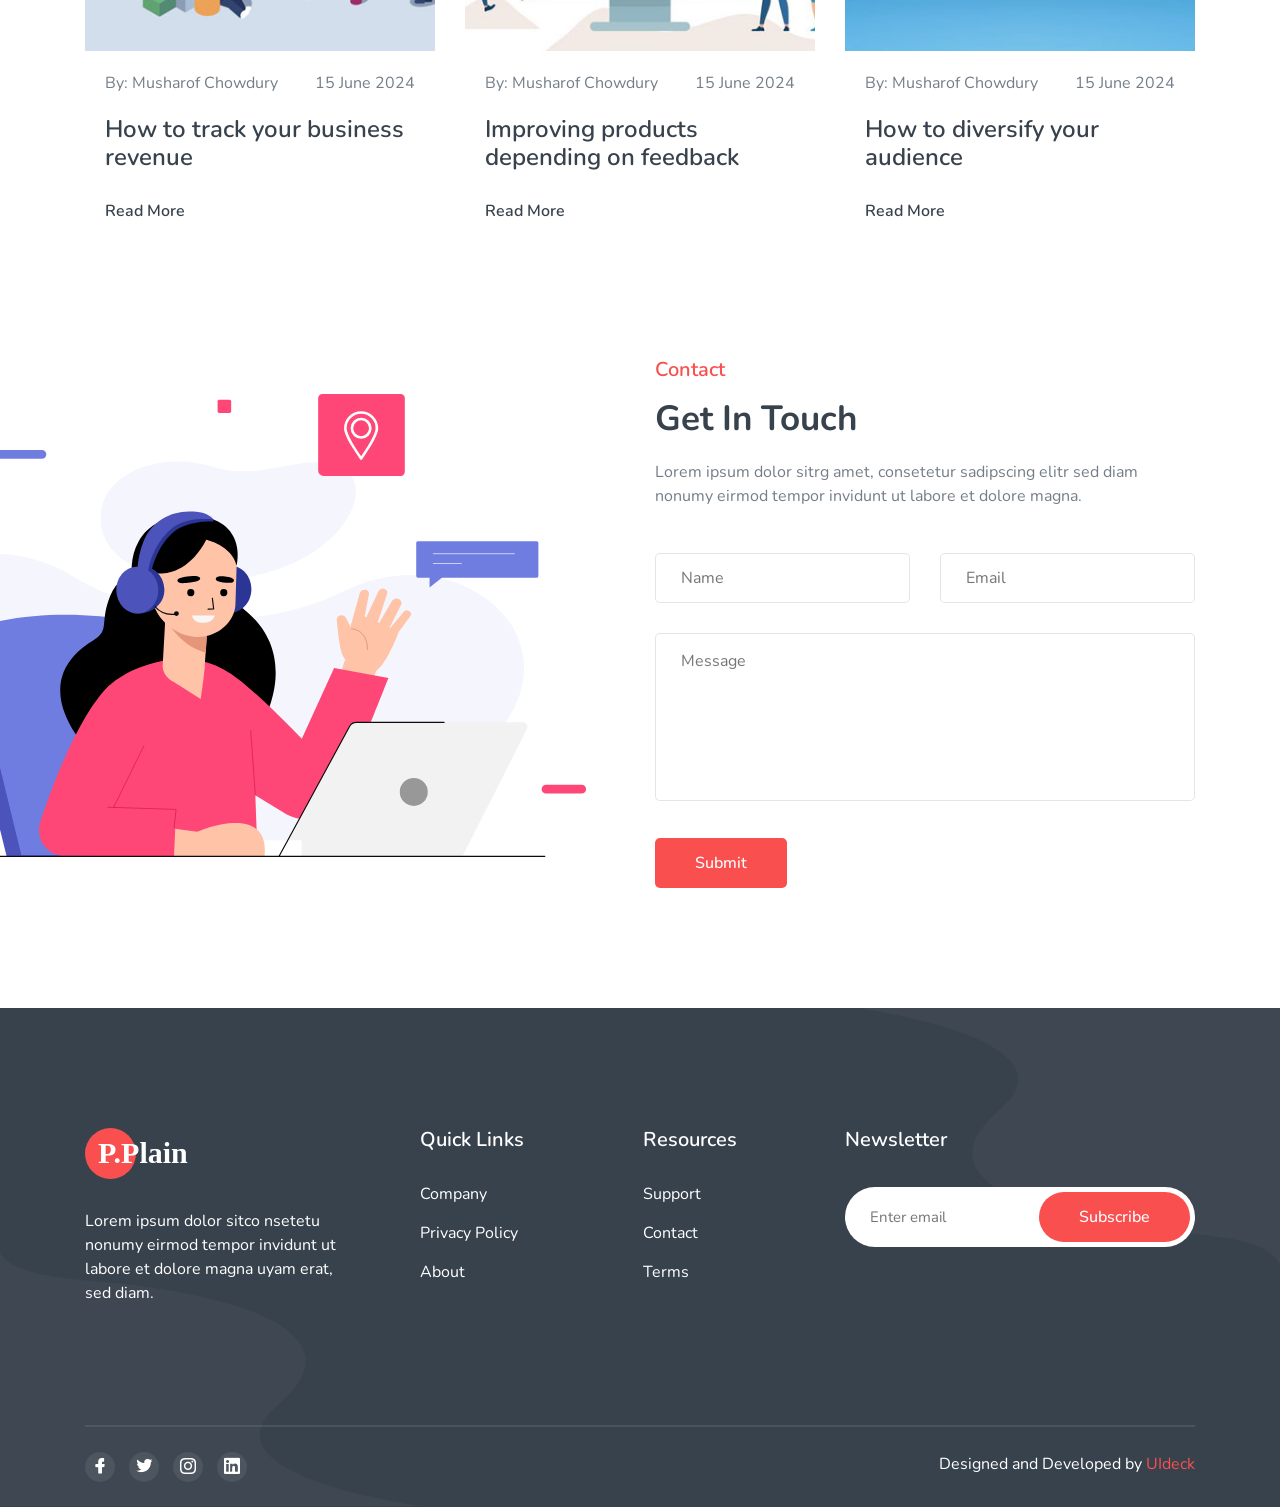
<file: template/index.html>
<!doctype html>
<html class="no-js" lang="en">

<head>
    <meta charset="utf-8">

    <!--====== Title ======-->
    <title>Plain - Multipurpose Bootstrap Template</title>

    <meta name="description" content="">
    <meta name="viewport" content="width=device-width, initial-scale=1">

    <!--====== Favicon Icon ======-->
    <link rel="shortcut icon" href="assets/images/favicon.png" type="image/png">

    <!--====== Animate CSS ======-->
    <link rel="stylesheet" href="assets/css/animate.css">


    <!--====== Slick CSS ======-->
    <link rel="stylesheet" href="assets/css/slick.css">

    <!--====== Line Icons CSS ======-->
    <link rel="stylesheet" href="assets/fonts/lineicons/font-css/LineIcons.css">

    <!--====== Bootstrap CSS ======-->
    <link rel="stylesheet" href="assets/css/bootstrap.min.css">

    <!--====== Default CSS ======-->
    <link rel="stylesheet" href="assets/css/default.css">

    <!--====== Style CSS ======-->
    <link rel="stylesheet" href="assets/css/style.css">

</head>

<body>
    <!--[if IE]>
    <p class="browserupgrade">You are using an <strong>outdated</strong> browser. Please <a href="https://browsehappy.com/">upgrade your browser</a> to improve your experience and security.</p>
  <![endif]-->
   
   
    <!--====== PRELOADER PART START ======-->

    <div class="preloader">
        <div class="loader">
            <div class="ytp-spinner">
                <div class="ytp-spinner-container">
                    <div class="ytp-spinner-rotator">
                        <div class="ytp-spinner-left">
                            <div class="ytp-spinner-circle"></div>
                        </div>
                        <div class="ytp-spinner-right">
                            <div class="ytp-spinner-circle"></div>
                        </div>
                    </div>
                </div>
            </div>
        </div>
    </div>

    <!--====== PRELOADER PART ENDS ======-->
    
    <!--====== HEADER PART START ======-->

    <section class="header_area">
        <div class="header_navbar">
            <div class="container">
                <div class="row">
                    <div class="col-lg-12">
                        <nav class="navbar navbar-expand-lg">
                            <a class="navbar-brand" href="index.html">
                                <img src="assets/images/logo.svg" alt="Logo">
                            </a>
                            <button class="navbar-toggler" type="button" data-toggle="collapse" data-target="#navbarSupportedContent" aria-controls="navbarSupportedContent" aria-expanded="false" aria-label="Toggle navigation">
                                <span class="toggler-icon"></span>
                                <span class="toggler-icon"></span>
                                <span class="toggler-icon"></span>
                            </button>

                            <div class="collapse navbar-collapse sub-menu-bar" id="navbarSupportedContent">
                                <ul id="nav" class="navbar-nav ml-auto">
                                    <li class="nav-item active">
                                        <a class="page-scroll" href="#home">Home</a>
                                    </li>
                                    <li class="nav-item">
                                        <a class="page-scroll" href="#about">About</a>
                                    </li>
                                    <li class="nav-item">
                                        <a class="page-scroll" href="#services">Services</a>
                                    </li>
                                    <li class="nav-item">
                                        <a class="page-scroll" href="#work">Projects</a>
                                    </li>
                                    <li class="nav-item">
                                        <a class="page-scroll" href="#pricing">Pricing</a>
                                    </li>
                                    <li class="nav-item">
                                        <a class="page-scroll" href="#blog">Blog</a>
                                    </li>
                                    <li class="nav-item">
                                        <a class="page-scroll" href="#contact">Contact</a>
                                    </li>
                                </ul>
                            </div> <!-- navbar collapse -->
                        </nav> <!-- navbar -->
                    </div>
                </div> <!-- row -->
            </div> <!-- container -->
        </div> <!-- header navbar -->

        <div id="home" class="header_hero d-lg-flex align-items-center">
            <div class="hero_shape shape_1">
                <img src="assets/images/shape/shape-1.svg" alt="shape">
            </div><!-- hero shape -->
            <div class="hero_shape shape_2">
                <img src="assets/images/shape/shape-2.svg" alt="shape">
            </div><!-- hero shape -->
            <div class="hero_shape shape_3">
                <img src="assets/images/shape/shape-3.svg" alt="shape">
            </div><!-- hero shape -->
            <div class="hero_shape shape_4">
                <img src="assets/images/shape/shape-4.svg" alt="shape">
            </div><!-- hero shape -->
            <div class="hero_shape shape_6">
                <img src="assets/images/shape/shape-1.svg" alt="shape">
            </div><!-- hero shape -->
            <div class="hero_shape shape_7">
                <img src="assets/images/shape/shape-4.svg" alt="shape">
            </div><!-- hero shape -->
            <div class="hero_shape shape_8">
                <img src="assets/images/shape/shape-3.svg" alt="shape">
            </div><!-- hero shape -->
            <div class="hero_shape shape_9">
                <img src="assets/images/shape/shape-2.svg" alt="shape">
            </div><!-- hero shape -->
            <div class="hero_shape shape_10">
                <img src="assets/images/shape/shape-4.svg" alt="shape">
            </div><!-- hero shape -->
            <div class="hero_shape shape_11">
                <img src="assets/images/shape/shape-1.svg" alt="shape">
            </div><!-- hero shape -->
            <div class="hero_shape shape_12">
                <img src="assets/images/shape/shape-2.svg" alt="shape">
            </div><!-- hero shape -->

            <div class="container">
                <div class="row">
                    <div class="col-lg-6">
                        <div class="header_hero_content">
                            <h2 class="hero_title wow fadeInUp" data-wow-duration="2s" data-wow-delay="0.2s">Creative Multipurpose Bootstrap <span>Template</span></h2>
                            <p class="wow fadeInUp" data-wow-duration="2s" data-wow-delay="0.6s">Lorem ipsum dolor sit amet, consetetur sadipscing elitr, sed diam nonumy eirmod tempor invidunt ut labore et dolore magna.</p>
                            <ul>
                                <li class="wow fadeInUp" data-wow-duration="2s" data-wow-delay="0.9s"><a class="main-btn" href="#">Get Started</a></li>
                            </ul>
                        </div> <!-- header hero content -->
                    </div>
                </div> <!-- row -->
            </div> <!-- container -->
            <div class="header_shape d-none d-lg-block"></div>

            <div class="header_image d-flex align-items-center">
                <div class="image">
                    <img class="wow fadeInRightBig" data-wow-duration="2s" data-wow-delay="1.6s" src="assets/images/header-image.svg" alt="Header Image">
                </div>
            </div> <!-- header image -->
        </div> <!-- header hero -->
    </section>

    <!--====== HEADER PART ENDS ======-->

    <!--====== SERVICES PART START ======-->

    <section class="services_area pt-115" id="about">
        <div class="container">
            <div class="row justify-content-center">
                <div class="col-lg-6">
                    <div class="section_title text-center pb-25">
                        <h5 class="sub_title">About</h5>
                        <h4 class="main_title">Work Process</h4>
                    </div> <!-- section title -->
                </div>
            </div> <!-- row -->
            <div class="row justify-content-center">
                <div class="col-lg-4 col-sm-7">
                    <div class="single_services text-center mt-30 wow fadeInUp" data-wow-duration="1s" data-wow-delay="0.5s">
                        <div class="services_icon">
                            <i class="lni lni-write"></i>
                            <svg xmlns="http://www.w3.org/2000/svg" width="94" height="92" viewBox="0 0 94 92">
                                <path class="services_shape" id="Polygon_12" data-name="Polygon 12" d="M42.212,2.315a11,11,0,0,1,9.576,0l28.138,13.6a11,11,0,0,1,5.938,7.465L92.83,54.018A11,11,0,0,1,90.717,63.3L71.22,87.842A11,11,0,0,1,62.607,92H31.393a11,11,0,0,1-8.613-4.158L3.283,63.3A11,11,0,0,1,1.17,54.018L8.136,23.383a11,11,0,0,1,5.938-7.465Z" />
                            </svg>
                        </div>
                        <div class="services_content">
                            <h3 class="services_title"><a href="#">Research</a></h3>
                            <p>Lorem ipsum dolor sit amet, consetetur sadi aliquyam erat, sed diam voluptua. At vero eos accusam et justo duo dolores </p>
                        </div>
                    </div> <!-- single services -->
                </div>
                <div class="col-lg-4 col-sm-7">
                    <div class="single_services text-center mt-30 wow fadeInUp" data-wow-duration="1s" data-wow-delay="1s">
                        <div class="services_icon">
                            <i class="lni lni-bulb"></i>
                            <svg xmlns="http://www.w3.org/2000/svg" width="94" height="92" viewBox="0 0 94 92">
                                <path class="services_shape" id="Polygon_12" data-name="Polygon 12" d="M42.212,2.315a11,11,0,0,1,9.576,0l28.138,13.6a11,11,0,0,1,5.938,7.465L92.83,54.018A11,11,0,0,1,90.717,63.3L71.22,87.842A11,11,0,0,1,62.607,92H31.393a11,11,0,0,1-8.613-4.158L3.283,63.3A11,11,0,0,1,1.17,54.018L8.136,23.383a11,11,0,0,1,5.938-7.465Z" />
                            </svg>
                        </div>
                        <div class="services_content">
                            <h3 class="services_title"><a href="#">Prototype</a></h3>
                            <p>Lorem ipsum dolor sit amet, consetetur sadi aliquyam erat, sed diam voluptua. At vero eos accusam et justo duo dolores </p>
                        </div>
                    </div> <!-- single services -->
                </div>
                <div class="col-lg-4 col-sm-7">
                    <div class="single_services text-center mt-30 wow fadeInUp" data-wow-duration="1s" data-wow-delay="1.5s">
                        <div class="services_icon">
                            <i class="lni lni-checkmark-circle"></i>
                            <svg xmlns="http://www.w3.org/2000/svg" width="94" height="92" viewBox="0 0 94 92">
                                <path class="services_shape" id="Polygon_12" data-name="Polygon 12" d="M42.212,2.315a11,11,0,0,1,9.576,0l28.138,13.6a11,11,0,0,1,5.938,7.465L92.83,54.018A11,11,0,0,1,90.717,63.3L71.22,87.842A11,11,0,0,1,62.607,92H31.393a11,11,0,0,1-8.613-4.158L3.283,63.3A11,11,0,0,1,1.17,54.018L8.136,23.383a11,11,0,0,1,5.938-7.465Z" />
                            </svg>
                        </div>
                        <div class="services_content">
                            <h3 class="services_title"><a href="#">Build</a></h3>
                            <p>Lorem ipsum dolor sit amet, consetetur sadi aliquyam erat, sed diam voluptua. At vero eos accusam et justo duo dolores </p>
                        </div>
                    </div> <!-- single services -->
                </div>
            </div> <!-- row -->
        </div> <!-- container -->
    </section>

    <!--====== SERVICES PART ENDS ======-->

    <!--====== ABOUT PART START ======-->

    <section id="why" class="about_area pt-115 ">
        <div class="about_image d-flex align-items-end justify-content-end">
            <div class="image">
                <img class="wow fadeInLeftBig" data-wow-duration="1s" data-wow-delay="0.5s" src="assets/images/about.svg" alt="about">
            </div>
        </div> <!-- about image -->
        <div class="container">
            <div class="row justify-content-end">
                <div class="col-lg-6">
                    <div class="about_content wow fadeIn" data-wow-duration="1s" data-wow-delay="1s">
                        <div class="section_title pb-35">
                            <h5 class="sub_title">Why Choose Us</h5>
                            <h4 class="main_title">Your Goal is Our Achievement</h4>
                        </div> <!-- section title -->
                        <p>Nonumy eirmod tempor invidunt ut labore et dolore magna aliquyam erat sed diam voluptua. At vero eos et accusam et justo duo dolores et rebum. Stet clita kasd gubergren, no sea takimata sanctus. </p>
                        <ul class="about_list">
                            <li class="d-flex">
                                <div class="about_check">
                                    <i class="lni lni-checkmark-circle"></i>
                                </div>
                                <div class="about_list_content">
                                    <p>Vero eos et accusam et justo duo dolores et rebum. Stet clita kasd gubergrenv</p>
                                </div>
                            </li>
                            <li class="d-flex">
                                <div class="about_check">
                                    <i class="lni lni-checkmark-circle"></i>
                                </div>
                                <div class="about_list_content">
                                    <p>At vero eos et accusam et justo duo dolores et rebum. Stet clita kasd gubergrenv</p>
                                </div>
                            </li>
                            <li class="d-flex">
                                <div class="about_check">
                                    <i class="lni lni-checkmark-circle"></i>
                                </div>
                                <div class="about_list_content">
                                    <p>Dvero eos et accusam et justo duo dolores et rebum. Stet clita kasd gubergrenv</p>
                                </div>
                            </li>
                        </ul>
                    </div> <!-- about content -->
                </div>
            </div> <!-- row -->
        </div> <!-- container -->
    </section>

    <!--====== ABOUT PART ENDS ======-->

    <!--====== SERVICES PART START ======-->

    <section id="services" class="services_area pt-115 pb-120">
        <div class="container">
            <div class="row justify-content-center">
                <div class="col-lg-6">
                    <div class="section_title text-center pb-25">
                        <h5 class="sub_title">What We Do</h5>
                        <h4 class="main_title">Our Services</h4>
                    </div> <!-- section title -->
                </div>
            </div> <!-- row -->
            <div class="row">
                <div class="col-lg-4 col-sm-6">
                    <div class="single_services text-center mt-30 wow fadeIn" data-wow-duration="0.5s" data-wow-delay="0.5s">
                        <div class="services_icon">
                            <i class="lni lni-layout"></i>
                            <svg xmlns="http://www.w3.org/2000/svg" width="94" height="92" viewBox="0 0 94 92">
                                <path class="services_shape" id="Polygon_12" data-name="Polygon 12" d="M42.212,2.315a11,11,0,0,1,9.576,0l28.138,13.6a11,11,0,0,1,5.938,7.465L92.83,54.018A11,11,0,0,1,90.717,63.3L71.22,87.842A11,11,0,0,1,62.607,92H31.393a11,11,0,0,1-8.613-4.158L3.283,63.3A11,11,0,0,1,1.17,54.018L8.136,23.383a11,11,0,0,1,5.938-7.465Z" />
                            </svg>
                        </div>
                        <div class="services_content">
                            <h3 class="services_title"><a href="#">Web Design</a></h3>
                            <p>Lorem ipsum dolor sit amet, consetetur sadi aliquyam erat, sed diam voluptua. At vero eos accusam et justo duo dolores </p>
                        </div>
                    </div> <!-- single services -->
                </div>

                <div class="col-lg-4 col-sm-6">
                    <div class="single_services text-center mt-30 wow fadeIn" data-wow-duration="0.5s" data-wow-delay="1s">
                        <div class="services_icon">
                            <i class="lni lni-bullhorn"></i>
                            <svg xmlns="http://www.w3.org/2000/svg" width="94" height="92" viewBox="0 0 94 92">
                                <path class="services_shape" id="Polygon_12" data-name="Polygon 12" d="M42.212,2.315a11,11,0,0,1,9.576,0l28.138,13.6a11,11,0,0,1,5.938,7.465L92.83,54.018A11,11,0,0,1,90.717,63.3L71.22,87.842A11,11,0,0,1,62.607,92H31.393a11,11,0,0,1-8.613-4.158L3.283,63.3A11,11,0,0,1,1.17,54.018L8.136,23.383a11,11,0,0,1,5.938-7.465Z" />
                            </svg>
                        </div>
                        <div class="services_content">
                            <h3 class="services_title"><a href="#">Digital Marketing</a></h3>
                            <p>Lorem ipsum dolor sit amet, consetetur sadi aliquyam erat, sed diam voluptua. At vero eos accusam et justo duo dolores </p>
                        </div>
                    </div> <!-- single services -->
                </div>

                <div class="col-lg-4 col-sm-6">
                    <div class="single_services text-center mt-30 wow fadeIn" data-wow-duration="0.5s" data-wow-delay="1.5s">
                        <div class="services_icon">
                            <i class="lni lni-mobile"></i>
                            <svg xmlns="http://www.w3.org/2000/svg" width="94" height="92" viewBox="0 0 94 92">
                                <path class="services_shape" id="Polygon_12" data-name="Polygon 12" d="M42.212,2.315a11,11,0,0,1,9.576,0l28.138,13.6a11,11,0,0,1,5.938,7.465L92.83,54.018A11,11,0,0,1,90.717,63.3L71.22,87.842A11,11,0,0,1,62.607,92H31.393a11,11,0,0,1-8.613-4.158L3.283,63.3A11,11,0,0,1,1.17,54.018L8.136,23.383a11,11,0,0,1,5.938-7.465Z" />
                            </svg>
                        </div>
                        <div class="services_content">
                            <h3 class="services_title"><a href="#">Mobile Apps</a></h3>
                            <p>Lorem ipsum dolor sit amet, consetetur sadi aliquyam erat, sed diam voluptua. At vero eos accusam et justo duo dolores </p>
                        </div>
                    </div> <!-- single services -->
                </div>

                <div class="col-lg-4 col-sm-6">
                    <div class="single_services text-center mt-30 wow fadeIn" data-wow-duration="0.5s" data-wow-delay="0.5s">
                        <div class="services_icon">
                            <i class="lni lni-seo"></i>
                            <svg xmlns="http://www.w3.org/2000/svg" width="94" height="92" viewBox="0 0 94 92">
                                <path class="services_shape" id="Polygon_12" data-name="Polygon 12" d="M42.212,2.315a11,11,0,0,1,9.576,0l28.138,13.6a11,11,0,0,1,5.938,7.465L92.83,54.018A11,11,0,0,1,90.717,63.3L71.22,87.842A11,11,0,0,1,62.607,92H31.393a11,11,0,0,1-8.613-4.158L3.283,63.3A11,11,0,0,1,1.17,54.018L8.136,23.383a11,11,0,0,1,5.938-7.465Z" />
                            </svg>
                        </div>
                        <div class="services_content">
                            <h3 class="services_title"><a href="#">SEO Consultancy</a></h3>
                            <p>Lorem ipsum dolor sit amet, consetetur sadi aliquyam erat, sed diam voluptua. At vero eos accusam et justo duo dolores </p>
                        </div>
                    </div> <!-- single services -->
                </div>

                <div class="col-lg-4 col-sm-6">
                    <div class="single_services text-center mt-30 wow fadeIn" data-wow-duration="0.5s" data-wow-delay="1s">
                        <div class="services_icon">
                            <i class="lni lni-layers"></i>
                            <svg xmlns="http://www.w3.org/2000/svg" width="94" height="92" viewBox="0 0 94 92">
                                <path class="services_shape" id="Polygon_12" data-name="Polygon 12" d="M42.212,2.315a11,11,0,0,1,9.576,0l28.138,13.6a11,11,0,0,1,5.938,7.465L92.83,54.018A11,11,0,0,1,90.717,63.3L71.22,87.842A11,11,0,0,1,62.607,92H31.393a11,11,0,0,1-8.613-4.158L3.283,63.3A11,11,0,0,1,1.17,54.018L8.136,23.383a11,11,0,0,1,5.938-7.465Z" />
                            </svg>
                        </div>
                        <div class="services_content">
                            <h3 class="services_title"><a href="#">Graphic Design</a></h3>
                            <p>Lorem ipsum dolor sit amet, consetetur sadi aliquyam erat, sed diam voluptua. At vero eos accusam et justo duo dolores </p>
                        </div>
                    </div> <!-- single services -->
                </div>

                <div class="col-lg-4 col-sm-6">
                    <div class="single_services text-center mt-30 wow fadeIn" data-wow-duration="0.5s" data-wow-delay="1.5s">
                        <div class="services_icon">
                            <i class="lni lni-briefcase"></i>
                            <svg xmlns="http://www.w3.org/2000/svg" width="94" height="92" viewBox="0 0 94 92">
                                <path class="services_shape" id="Polygon_12" data-name="Polygon 12" d="M42.212,2.315a11,11,0,0,1,9.576,0l28.138,13.6a11,11,0,0,1,5.938,7.465L92.83,54.018A11,11,0,0,1,90.717,63.3L71.22,87.842A11,11,0,0,1,62.607,92H31.393a11,11,0,0,1-8.613-4.158L3.283,63.3A11,11,0,0,1,1.17,54.018L8.136,23.383a11,11,0,0,1,5.938-7.465Z" />
                            </svg>
                        </div>
                        <div class="services_content">
                            <h3 class="services_title"><a href="#">Business Consultancy</a></h3>
                            <p>Lorem ipsum dolor sit amet, consetetur sadi aliquyam erat, sed diam voluptua. At vero eos accusam et justo duo dolores </p>
                        </div>
                    </div> <!-- single services -->
                </div>
            </div> <!-- row -->
        </div> <!-- container -->
    </section>

    <!--====== SERVICES PART ENDS ======-->

    <!--====== WORK PART START ======-->

    <section id="work" class="work_area pt-115 pb-120">
        <div class="container">
            <div class="row justify-content-center">
                <div class="col-lg-6">
                    <div class="section_title text-center pb-25">
                        <h5 class="sub_title">Works</h5>
                        <h4 class="main_title">Some of Our Recent Works</h4>
                    </div> <!-- section title -->
                </div>
            </div> <!-- row -->
        </div> <!-- container -->
        <div class="container-fluid  wow fadeInUp" data-wow-duration="0.5s" data-wow-delay="0.5s">
            <div class="row work_active">
                <div class="col-lg-3">
                    <div class="single_work">
                        <div class="work_image">
                            <img src="assets/images/work-1.jpg" alt="work">
                        </div>
                        <div class="work_content">
                            <a href="#" class="arrow"><i class="lni lni-chevron-right"></i></a>
                            <h4 class="work_title"><a href="#">Marketing</a></h4>
                            <p>NoCodeAPI</p>
                        </div>
                    </div> <!-- single work -->
                </div>
                <div class="col-lg-3">
                    <div class="single_work">
                        <div class="work_image">
                            <img src="assets/images/work-2.jpg" alt="work">
                        </div>
                        <div class="work_content">
                            <a href="#" class="arrow"><i class="lni lni-chevron-right"></i></a>
                            <h4 class="work_title"><a href="#">Creative Design</a></h4>
                            <p>UIdeck</p>
                        </div>
                    </div> <!-- single work -->
                </div>
                <div class="col-lg-3">
                    <div class="single_work">
                        <div class="work_image">
                            <img src="assets/images/work-3.jpg" alt="work">
                        </div>
                        <div class="work_content">
                            <a href="#" class="arrow"><i class="lni lni-chevron-right"></i></a>
                            <h4 class="work_title"><a href="#">Web Design</a></h4>
                            <p>GrayGrids</p>
                        </div>
                    </div> <!-- single work -->
                </div>
                <div class="col-lg-3">
                    <div class="single_work">
                        <div class="work_image">
                            <img src="assets/images/work-4.jpg" alt="work">
                        </div>
                        <div class="work_content">
                            <a href="#" class="arrow"><i class="lni lni-chevron-right"></i></a>
                            <h4 class="work_title"><a href="#">Analysis</a></h4>
                            <p>Ayro UI</p>
                        </div>
                    </div> <!-- single work -->
                </div>
                <div class="col-lg-3">
                    <div class="single_work">
                        <div class="work_image">
                            <img src="assets/images/work-5.jpg" alt="work">
                        </div>
                        <div class="work_content">
                            <a href="#" class="arrow"><i class="lni lni-chevron-right"></i></a>
                            <h4 class="work_title"><a href="#">SMM</a></h4>
                            <p>LineIcons</p>
                        </div>
                    </div> <!-- single work -->
                </div>
                <div class="col-lg-3">
                    <div class="single_work">
                        <div class="work_image">
                            <img src="assets/images/work-2.jpg" alt="work">
                        </div>
                        <div class="work_content">
                            <a href="#" class="arrow"><i class="lni lni-chevron-right"></i></a>
                            <h4 class="work_title"><a href="#">SEO</a></h4>
                            <p>PageBulb</p>
                        </div>
                    </div> <!-- single work -->
                </div>
                <div class="col-lg-3">
                    <div class="single_work">
                        <div class="work_image">
                            <img src="assets/images/work-4.jpg" alt="work">
                        </div>
                        <div class="work_content">
                            <a href="#" class="arrow"><i class="lni lni-chevron-right"></i></a>
                            <h4 class="work_title"><a href="#">Mobile App</a></h4>
                            <p>Rocket Internet LTD</p>
                        </div>
                    </div> <!-- single work -->
                </div>
            </div> <!-- row -->
        </div> <!-- container -->
    </section>

    <!--====== WORK PART ENDS ======-->

    <!--====== PRICING PLAN PART START ======-->

    <section id="pricing" class="pricing_area pt-115 pb-120">
        <div class="container">
            <div class="row justify-content-center">
                <div class="col-lg-6">
                    <div class="section_title text-center pb-25">
                        <h5 class="sub_title">Pricing Plans</h5>
                        <h4 class="main_title">Choose Your Plan</h4>
                    </div> <!-- section title -->
                </div>
            </div> <!-- row -->
            <div class="row">
                <div class="col-lg-12">
                    <div class="pricing_menu mt-30 pb-30">
                        <ul class="nav justify-content-center" id="myTab" role="tablist">
                            <li class="nav-item">
                                <a class="active" id="monthly-tab" data-toggle="tab" href="#monthly" role="tab" aria-controls="monthly" aria-selected="true">Monthly</a>
                            </li>
                            <li class="nav-item">
                                <a id="yearly-tab" data-toggle="tab" href="#yearly" role="tab" aria-controls="yearly" aria-selected="false">Yearly</a>
                            </li>
                        </ul>
                    </div> <!-- pricing menu -->
                    
                    <div class="pricing_content_area">
                        <div class="tab-content" id="myTabContent">
                            <div class="tab-pane fade show active" id="monthly" role="tabpanel" aria-labelledby="monthly-tab">
                                <div class="row justify-content-center">
                                    <div class="col-lg-4 col-md-7 col-sm-9">
                                        <div class="single_pricing text-center mt-30 wow fadeInUp" data-wow-duration="0.5s" data-wow-delay="0.5s">
                                            <div class="pricing_title">
                                                <h4 class="title">Basic</h4>
                                                <svg xmlns="http://www.w3.org/2000/svg" width="112" height="110" viewBox="0 0 112 110">
                                                    <path class="services_shape" id="Polygon_15" data-name="Polygon 15" d="M51.2,2.329a11,11,0,0,1,9.6,0L96.15,19.478a11,11,0,0,1,5.927,7.466l8.76,38.665a11,11,0,0,1-2.1,9.258l-24.508,30.96A11,11,0,0,1,75.6,110H36.4a11,11,0,0,1-8.625-4.173L3.266,74.867a11,11,0,0,1-2.1-9.258l8.76-38.665a11,11,0,0,1,5.927-7.466Z" fill="#f94f4f"/>
                                                </svg>
                                            </div>
                                            <div class="pricing_content">
                                                <span class="pricing_price">$19.00</span>
                                                <p>Lorem ipsum dolor sit am consetetur sadi aliquyam erat sed diam voluptua vero eos  accusam et justo duo dolores </p>
                                                <a href="" class="main-btn">Choose Plan</a>
                                            </div>
                                        </div>  <!-- single pricing -->
                                    </div>
                                    
                                    <div class="col-lg-4 col-md-7 col-sm-9">
                                        <div class="single_pricing text-center mt-30 active wow fadeInUp" data-wow-duration="0.5s" data-wow-delay="1s">
                                            <div class="pricing_title">
                                                <h4 class="title">Standard</h4>
                                                <svg xmlns="http://www.w3.org/2000/svg" width="112" height="110" viewBox="0 0 112 110">
                                                    <path class="services_shape" id="Polygon_15" data-name="Polygon 15" d="M51.2,2.329a11,11,0,0,1,9.6,0L96.15,19.478a11,11,0,0,1,5.927,7.466l8.76,38.665a11,11,0,0,1-2.1,9.258l-24.508,30.96A11,11,0,0,1,75.6,110H36.4a11,11,0,0,1-8.625-4.173L3.266,74.867a11,11,0,0,1-2.1-9.258l8.76-38.665a11,11,0,0,1,5.927-7.466Z" fill="#f94f4f"/>
                                                </svg>
                                            </div>
                                            <div class="pricing_content">
                                                <span class="pricing_price">$39.00</span>
                                                <p>Lorem ipsum dolor sit am consetetur sadi aliquyam erat sed diam voluptua vero eos  accusam et justo duo dolores </p>
                                                <a href="" class="main-btn">Choose Plan</a>
                                            </div>
                                        </div>  <!-- single pricing -->
                                    </div>
                                    
                                    <div class="col-lg-4 col-md-7 col-sm-9">
                                        <div class="single_pricing text-center mt-30 wow fadeInUp" data-wow-duration="0.5s" data-wow-delay="1.5s">
                                            <div class="pricing_title">
                                                <h4 class="title">Premium</h4>
                                                <svg xmlns="http://www.w3.org/2000/svg" width="112" height="110" viewBox="0 0 112 110">
                                                    <path class="services_shape" id="Polygon_15" data-name="Polygon 15" d="M51.2,2.329a11,11,0,0,1,9.6,0L96.15,19.478a11,11,0,0,1,5.927,7.466l8.76,38.665a11,11,0,0,1-2.1,9.258l-24.508,30.96A11,11,0,0,1,75.6,110H36.4a11,11,0,0,1-8.625-4.173L3.266,74.867a11,11,0,0,1-2.1-9.258l8.76-38.665a11,11,0,0,1,5.927-7.466Z" fill="#f94f4f"/>
                                                </svg>
                                            </div>
                                            <div class="pricing_content">
                                                <span class="pricing_price">$99.00</span>
                                                <p>Lorem ipsum dolor sit am consetetur sadi aliquyam erat sed diam voluptua vero eos  accusam et justo duo dolores </p>
                                                <a href="" class="main-btn">Choose Plan</a>
                                            </div>
                                        </div>  <!-- single pricing -->
                                    </div>
                                </div> <!-- row -->
                            </div>
                            <div class="tab-pane fade" id="yearly" role="tabpanel" aria-labelledby="yearly-tab">
                                <div class="row justify-content-center">
                                    <div class="col-lg-4 col-md-7 col-sm-9">
                                        <div class="single_pricing text-center mt-30">
                                            <div class="pricing_title">
                                                <h4 class="title">Basic</h4>
                                                <svg xmlns="http://www.w3.org/2000/svg" width="112" height="110" viewBox="0 0 112 110">
                                                    <path class="services_shape" id="Polygon_15" data-name="Polygon 15" d="M51.2,2.329a11,11,0,0,1,9.6,0L96.15,19.478a11,11,0,0,1,5.927,7.466l8.76,38.665a11,11,0,0,1-2.1,9.258l-24.508,30.96A11,11,0,0,1,75.6,110H36.4a11,11,0,0,1-8.625-4.173L3.266,74.867a11,11,0,0,1-2.1-9.258l8.76-38.665a11,11,0,0,1,5.927-7.466Z" fill="#f94f4f"/>
                                                </svg>
                                            </div>
                                            <div class="pricing_content">
                                                <span class="pricing_price">$99.00</span>
                                                <p>Lorem ipsum dolor sit am consetetur sadi aliquyam erat sed diam voluptua vero eos  accusam et justo duo dolores </p>
                                                <a href="" class="main-btn">Choose Plan</a>
                                            </div>
                                        </div>  <!-- single pricing -->
                                    </div>
                                    
                                    <div class="col-lg-4 col-md-7 col-sm-9">
                                        <div class="single_pricing text-center mt-30 active">
                                            <div class="pricing_title">
                                                <h4 class="title">Standard</h4>
                                                <svg xmlns="http://www.w3.org/2000/svg" width="112" height="110" viewBox="0 0 112 110">
                                                    <path class="services_shape" id="Polygon_15" data-name="Polygon 15" d="M51.2,2.329a11,11,0,0,1,9.6,0L96.15,19.478a11,11,0,0,1,5.927,7.466l8.76,38.665a11,11,0,0,1-2.1,9.258l-24.508,30.96A11,11,0,0,1,75.6,110H36.4a11,11,0,0,1-8.625-4.173L3.266,74.867a11,11,0,0,1-2.1-9.258l8.76-38.665a11,11,0,0,1,5.927-7.466Z" fill="#f94f4f"/>
                                                </svg>
                                            </div>
                                            <div class="pricing_content">
                                                <span class="pricing_price">$199.00</span>
                                                <p>Lorem ipsum dolor sit am consetetur sadi aliquyam erat sed diam voluptua vero eos  accusam et justo duo dolores </p>
                                                <a href="" class="main-btn">Choose Plan</a>
                                            </div>
                                        </div>  <!-- single pricing -->
                                    </div>
                                    
                                    <div class="col-lg-4 col-md-7 col-sm-9">
                                        <div class="single_pricing text-center mt-30">
                                            <div class="pricing_title">
                                                <h4 class="title">Premium</h4>
                                                <svg xmlns="http://www.w3.org/2000/svg" width="112" height="110" viewBox="0 0 112 110">
                                                    <path class="services_shape" id="Polygon_15" data-name="Polygon 15" d="M51.2,2.329a11,11,0,0,1,9.6,0L96.15,19.478a11,11,0,0,1,5.927,7.466l8.76,38.665a11,11,0,0,1-2.1,9.258l-24.508,30.96A11,11,0,0,1,75.6,110H36.4a11,11,0,0,1-8.625-4.173L3.266,74.867a11,11,0,0,1-2.1-9.258l8.76-38.665a11,11,0,0,1,5.927-7.466Z" fill="#f94f4f"/>
                                                </svg>
                                            </div>
                                            <div class="pricing_content">
                                                <span class="pricing_price">$499.00</span>
                                                <p>Lorem ipsum dolor sit am consetetur sadi aliquyam erat sed diam voluptua vero eos  accusam et justo duo dolores </p>
                                                <a href="" class="main-btn">Choose Plan</a>
                                            </div>
                                        </div>  <!-- single pricing -->
                                    </div>
                                </div> <!-- row -->
                            </div>
                        </div>
                    </div> <!-- pricing menu -->
                </div>
            </div> <!-- row -->
        </div> <!-- container -->
    </section>

    <!--====== PRICING PLAN PART ENDS ======-->

    <!--====== TEAM PART START ======-->

    <section id="team" class="team_area pt-115 pb-120">
        <div class="container">
            <div class="row justify-content-center">
                <div class="col-lg-6">
                    <div class="section_title text-center pb-25">
                        <h5 class="sub_title">Team</h5>
                        <h4 class="main_title">Meet Our Team Members</h4>
                    </div> <!-- section title -->
                </div>
            </div> <!-- row -->
            <div class="row team_active wow fadeInLeft" data-wow-duration="0.5s" data-wow-delay="0.5s">
                <div class="col-lg-4">
                    <div class="single_team">
                        <div class="team_image">
                            <img src="assets/images/team-1.jpg" alt="team">
                            <ul class="social">
                                <li><a href="#"><i class="lni lni-facebook-filled"></i></a></li>
                                <li><a href="#"><i class="lni lni-twitter-original"></i></a></li>
                                <li><a href="#"><i class="lni lni-linkedin-original"></i></a></li>
                            </ul>
                        </div>
                        <div class="team_content">
                            <h4 class="team_name"><a href="#">Chris Dave</a></h4>
                            <p>Founder and CEO</p>
                        </div>
                    </div> <!-- single team -->
                </div>
                <div class="col-lg-4">
                    <div class="single_team">
                        <div class="team_image">
                            <img src="assets/images/team-3.jpg" alt="team">
                            <ul class="social">
                                <li><a href="#"><i class="lni lni-facebook-filled"></i></a></li>
                                <li><a href="#"><i class="lni lni-twitter-original"></i></a></li>
                                <li><a href="#"><i class="lni lni-linkedin-original"></i></a></li>
                            </ul>
                        </div>
                        <div class="team_content">
                            <h4 class="team_name"><a href="#">Sarah Doe</a></h4>
                            <p>UI Designer</p>
                        </div>
                    </div> <!-- single team -->
                </div>
                <div class="col-lg-4">
                    <div class="single_team">
                        <div class="team_image">
                            <img src="assets/images/team-5.jpg" alt="team">
                            <ul class="social">
                                <li><a href="#"><i class="lni lni-facebook-filled"></i></a></li>
                                <li><a href="#"><i class="lni lni-twitter-original"></i></a></li>
                                <li><a href="#"><i class="lni lni-linkedin-original"></i></a></li>
                            </ul>
                        </div>
                        <div class="team_content">
                            <h4 class="team_name"><a href="#">Rob Hope</a></h4>
                            <p>Dr. Software Engineer</p>
                        </div>
                    </div> <!-- single team -->
                </div>
                <div class="col-lg-4">
                    <div class="single_team">
                        <div class="team_image">
                            <img src="assets/images/team-2.jpg" alt="team">
                            <ul class="social">
                                <li><a href="#"><i class="lni lni-facebook-filled"></i></a></li>
                                <li><a href="#"><i class="lni lni-twitter-original"></i></a></li>
                                <li><a href="#"><i class="lni lni-linkedin-original"></i></a></li>
                            </ul>
                        </div>
                        <div class="team_content">
                            <h4 class="team_name"><a href="#">Micheal Jordan</a></h4>
                            <p>Business Development Manager</p>
                        </div>
                    </div> <!-- single team -->
                </div>
            </div> <!-- row -->
        </div> <!-- container -->
    </section>

    <!--====== TEAM PART ENDS ======-->

    <!--====== BLOG PART START ======-->

    <section id="blog" class="blog_area pt-115">
        <div class="container">
            <div class="row justify-content-center">
                <div class="col-lg-6">
                    <div class="section_title text-center pb-25">
                        <h5 class="sub_title">Blog</h5>
                        <h4 class="main_title">From The Blog</h4>
                    </div> <!-- section title -->
                </div>
            </div> <!-- row -->
            <div class="row justify-content-center">
                <div class="col-lg-4 col-md-7">
                    <div class="single_blog mt-30 wow fadeIn" data-wow-duration="0.5s" data-wow-delay="0.3s">
                        <div class="blog_image">
                            <img src="assets/images/blog-1.jpg" alt="blog">
                        </div>
                        <div class="blog_content">
                            <ul class="blog_meta d-flex justify-content-between">
                                <li>By: <a href="#">Musharof Chowdury</a></li>
                                <li>15 June 2024</li>
                            </ul>
                            <h3 class="blog_title"><a href="#">How to track your business revenue</a></h3>
                            <a href="#" class="more">Read More</a>
                        </div>
                    </div> <!-- row -->
                </div>
                <div class="col-lg-4 col-md-7">
                    <div class="single_blog mt-30 wow fadeIn" data-wow-duration="0.5s" data-wow-delay="0.6s">
                        <div class="blog_image">
                            <img src="assets/images/blog-2.jpg" alt="blog">
                        </div>
                        <div class="blog_content">
                            <ul class="blog_meta d-flex justify-content-between">
                                <li>By: <a href="#">Musharof Chowdury</a></li>
                                <li>15 June 2024</li>
                            </ul>
                            <h3 class="blog_title"><a href="#">Improving products depending on feedback</a></h3>
                            <a href="#" class="more">Read More</a>
                        </div>
                    </div> <!-- row -->
                </div>
                <div class="col-lg-4 col-md-7">
                    <div class="single_blog mt-30 wow fadeIn" data-wow-duration="0.5s" data-wow-delay="0.9s">
                        <div class="blog_image">
                            <img src="assets/images/blog-3.jpg" alt="blog">
                        </div>
                        <div class="blog_content">
                            <ul class="blog_meta d-flex justify-content-between">
                                <li>By: <a href="#">Musharof Chowdury</a></li>
                                <li>15 June 2024</li>
                            </ul>
                            <h3 class="blog_title"><a href="#">How to diversify your audience</a></h3>
                            <a href="#" class="more">Read More</a>
                        </div>
                    </div> <!-- row -->
                </div>
            </div> <!-- row -->
        </div> <!-- container -->
    </section>

    <!--====== BLOG PART ENDS ======-->

    <!--====== CONTACT PART START ======-->

    <section id="contact" class="contact_area pt-70 pb-120">
        <div class="contact_image d-flex align-items-center justify-content-end">
            <div class="image">
                <img class="wow fadeInLeftBig" data-wow-duration="2s" data-wow-delay="0.4s" src="assets/images/contact.svg" alt="about">
            </div>
        </div> <!-- about image -->
        
        <div class="container">
            <div class="row justify-content-end">
                <div class="col-lg-6">
                    <div class="contact_wrapper mt-45 wow fadeInUp" data-wow-duration="0.5s" data-wow-delay="0.9s">
                        <div class="section_title pb-15">
                            <h5 class="sub_title">Contact</h5>
                            <h4 class="main_title">Get In Touch</h4>
                            <p>Lorem ipsum dolor sitrg amet, consetetur sadipscing elitr sed diam nonumy eirmod tempor invidunt ut labore et dolore magna.</p>
                        </div> <!-- section title -->
                        
                        <div class="contact_form">
                            <form id="contact-form" action="assets/contact.php">
                                <div class="row">
                                    <div class="col-md-6">
                                        <div class="single_form">
                                            <input name="name" type="text" placeholder="Name">
                                        </div> <!-- single form -->
                                    </div>
                                    <div class="col-md-6">
                                        <div class="single_form">
                                            <input name="email" type="email" placeholder="Email">
                                        </div> <!-- single form -->
                                    </div>
                                    <div class="col-md-12">
                                        <div class="single_form">
                                            <textarea name="message" placeholder="Message"></textarea>
                                        </div> <!-- single form -->
                                    </div>
                                    <p class="form-message"></p>
                                    <div class="col-md-12">
                                        <div class="single_form">
                                            <button class="main-btn">Submit</button>
                                        </div> <!-- single form -->
                                    </div>
                                </div> <!-- row -->
                            </form>
                        </div> <!-- contact form -->
                    </div> <!-- contact wrapper -->
                </div>
            </div> <!-- row -->
        </div> <!-- container -->
    </section>

    <!--====== CONTACT PART ENDS ======-->

    <!--====== FOOTER PART START ======-->

    <footer id="footer" class="footer_area">
        <div class="container">
            <div class="footer_widget pt-70 pb-120">
                <div class="row justify-content-center">
                    <div class="col-lg-3 col-md-6">
                        <div class="footer_about mt-50">
                            <div class="footer_logo">
                                <a href="#"><img src="assets/images/logo-footer.svg" alt=""></a>
                            </div>
                            <div class="footer_content">
                                <p>Lorem ipsum dolor sitco nsetetu nonumy eirmod tempor invidunt ut labore et dolore magna uyam erat, sed diam.</p>
                            </div>
                        </div> <!-- footer about -->
                    </div>
                    <div class="col-lg-5 col-md-6">
                        <div class="footer_link_wrapper d-flex flex-wrap">
                            <div class="footer_link mt-50">
                                <h2 class="footer_title">Quick Links</h2>
                                <ul class="link">
                                    <li><a href="#">Company</a></li>
                                    <li><a href="#">Privacy Policy</a></li>
                                    <li><a href="#">About</a></li>
                                </ul>
                            </div> <!-- footer link -->
                            <div class="footer_link mt-50">
                                <h2 class="footer_title">Resources</h2>
                                <ul class="link">
                                    <li><a href="#">Support</a></li>
                                    <li><a href="#">Contact</a></li>
                                    <li><a href="#">Terms</a></li>
                                </ul>
                            </div> <!-- footer link -->
                        </div> <!-- footer link wrapper -->
                    </div>
                    <div class="col-lg-4 col-md-6">
                        <div class="footer_subscribe mt-50">
                            <h2 class="footer_title">Newsletter</h2>
                            <div class="subscribe_form text-right">
                                <form action="#">
                                    <input type="text" placeholder="Enter email">
                                    <button class="main-btn">Subscribe</button>
                                </form>
                            </div>
                        </div> <!-- footer subscribe -->
                    </div>
                </div> <!-- row -->
            </div> <!-- footer widget -->
            <div class="footer_copyright d-sm-flex justify-content-between">
                <div class="footer_social text-center">
                    <ul class="social">
                        <li><a href="https://facebook.com/uideckHQ"><i class="lni lni-facebook-filled"></i></a></li>
                        <li><a href="https://twitter.com/uideckHQ"><i class="lni lni-twitter-filled"></i></a></li>
                        <li><a href="https://instagram.com/uideckHQ"><i class="lni lni-instagram-original"></i></a></li>
                        <li><a href="#"><i class="lni lni-linkedin-original"></i></a></li>
                    </ul>
                </div> <!-- footer social -->
                <div class="footer_copyright_content  text-center">
                    <p>Designed and Developed by <a href="https://uideck.com" rel="nofollow">UIdeck</a></p>
                </div> <!-- footer copyright content -->
            </div> <!-- footer copyright -->
        </div> <!-- container -->
    </footer>

    <!--====== FOOTER PART ENDS ======-->
    
    <!--====== BACK TOP TOP PART START ======-->

    <a href="#" class="back-to-top"><i class="lni lni-chevron-up"></i></a>

    <!--====== BACK TOP TOP PART ENDS ======-->    

    <!--====== PART START ======-->

<!--
    <section class="">
        <div class="container">
            <div class="row">
                <div class="col-lg-">
                    
                </div>
            </div>
        </div>
    </section>
-->

    <!--====== PART ENDS ======-->




    <!--====== Jquery js ======-->
    <script src="assets/js/vendor/jquery-1.12.4.min.js"></script>
    <script src="assets/js/vendor/modernizr-3.7.1.min.js"></script>

    <!--====== Bootstrap js ======-->
    <script src="assets/js/popper.min.js"></script>
    <script src="assets/js/bootstrap.min.js"></script>

    <!--====== Slick js ======-->
    <script src="assets/js/slick.min.js"></script>

    <!--====== Scrolling Nav js ======-->
    <script src="assets/js/jquery.easing.min.js"></script>
    <script src="assets/js/scrolling-nav.js"></script>

    <!--====== Ajax Contact js ======-->
    <script src="assets/js/ajax-contact.js"></script>


    <!--====== Wow js ======-->
    <script src="assets/js/wow.min.js"></script>

    <!--====== Main js ======-->
    <script src="assets/js/main.js"></script>

</body>

</html>
</file>
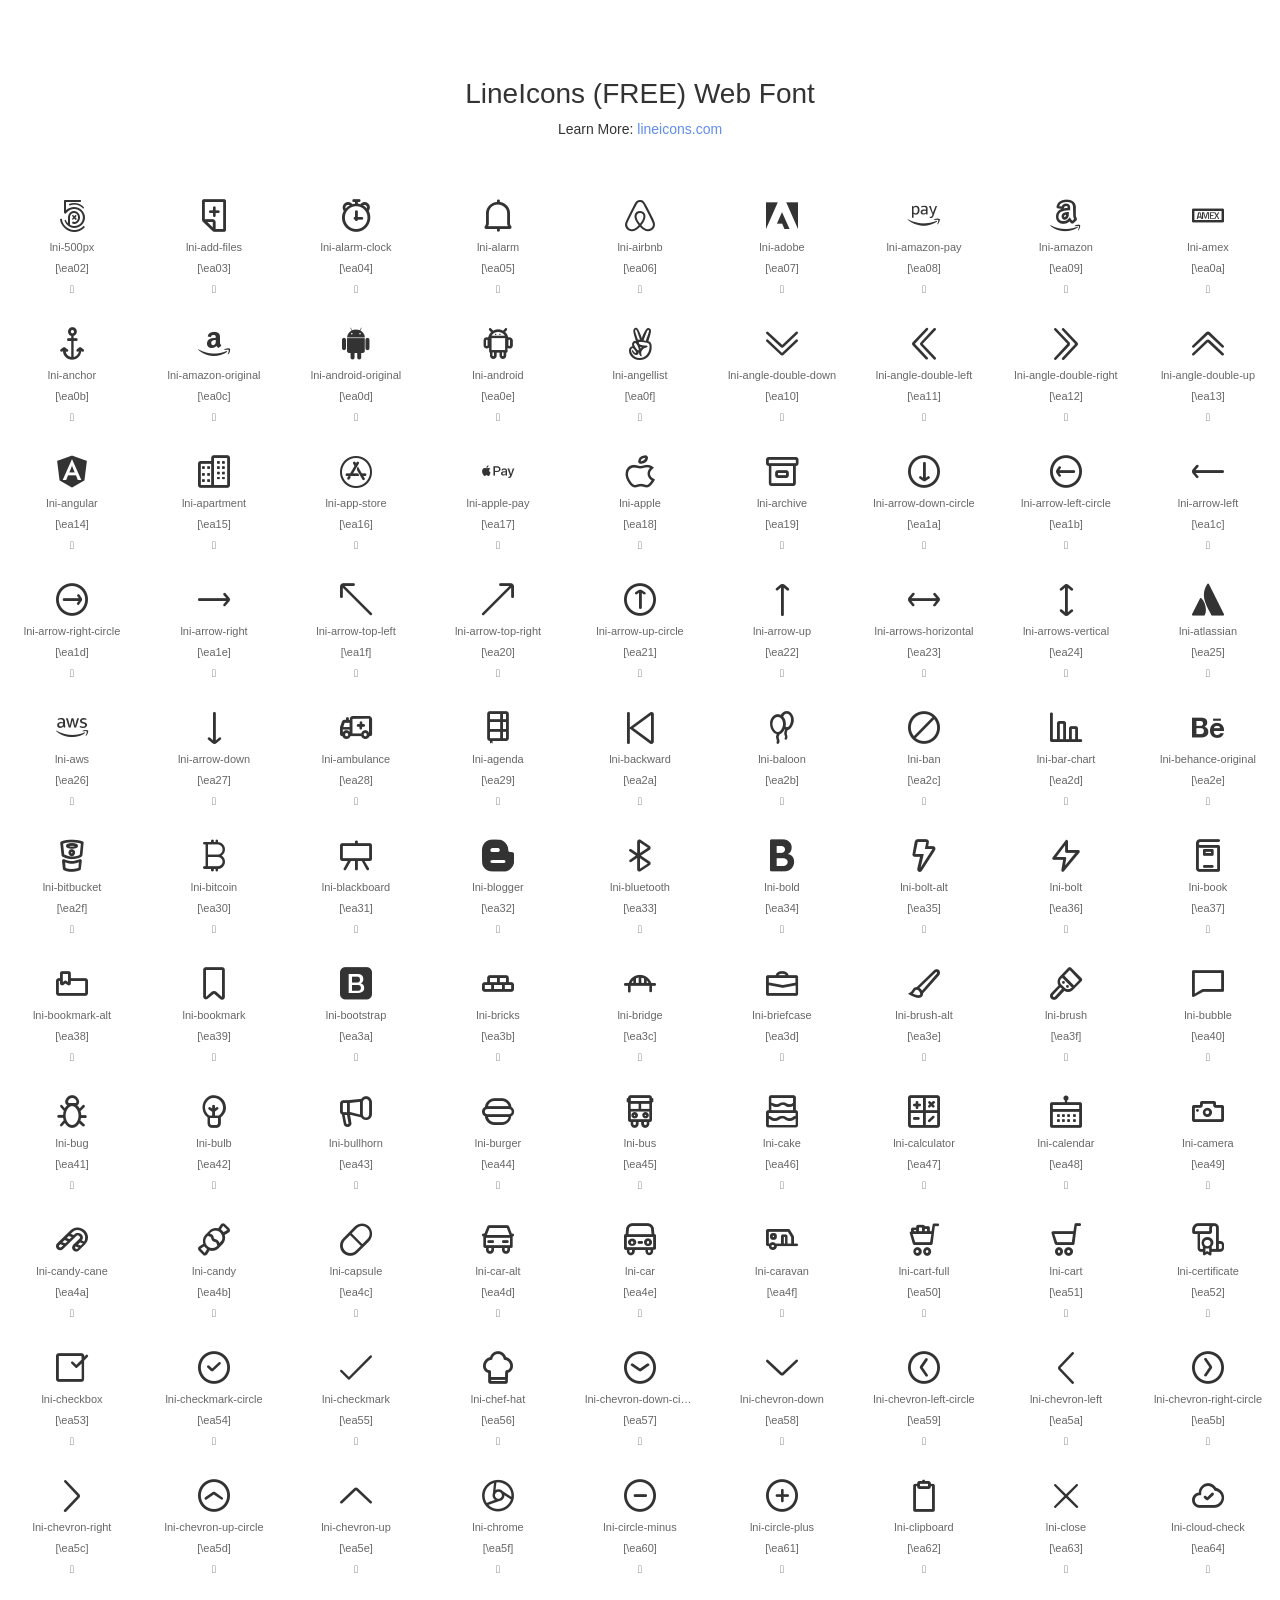
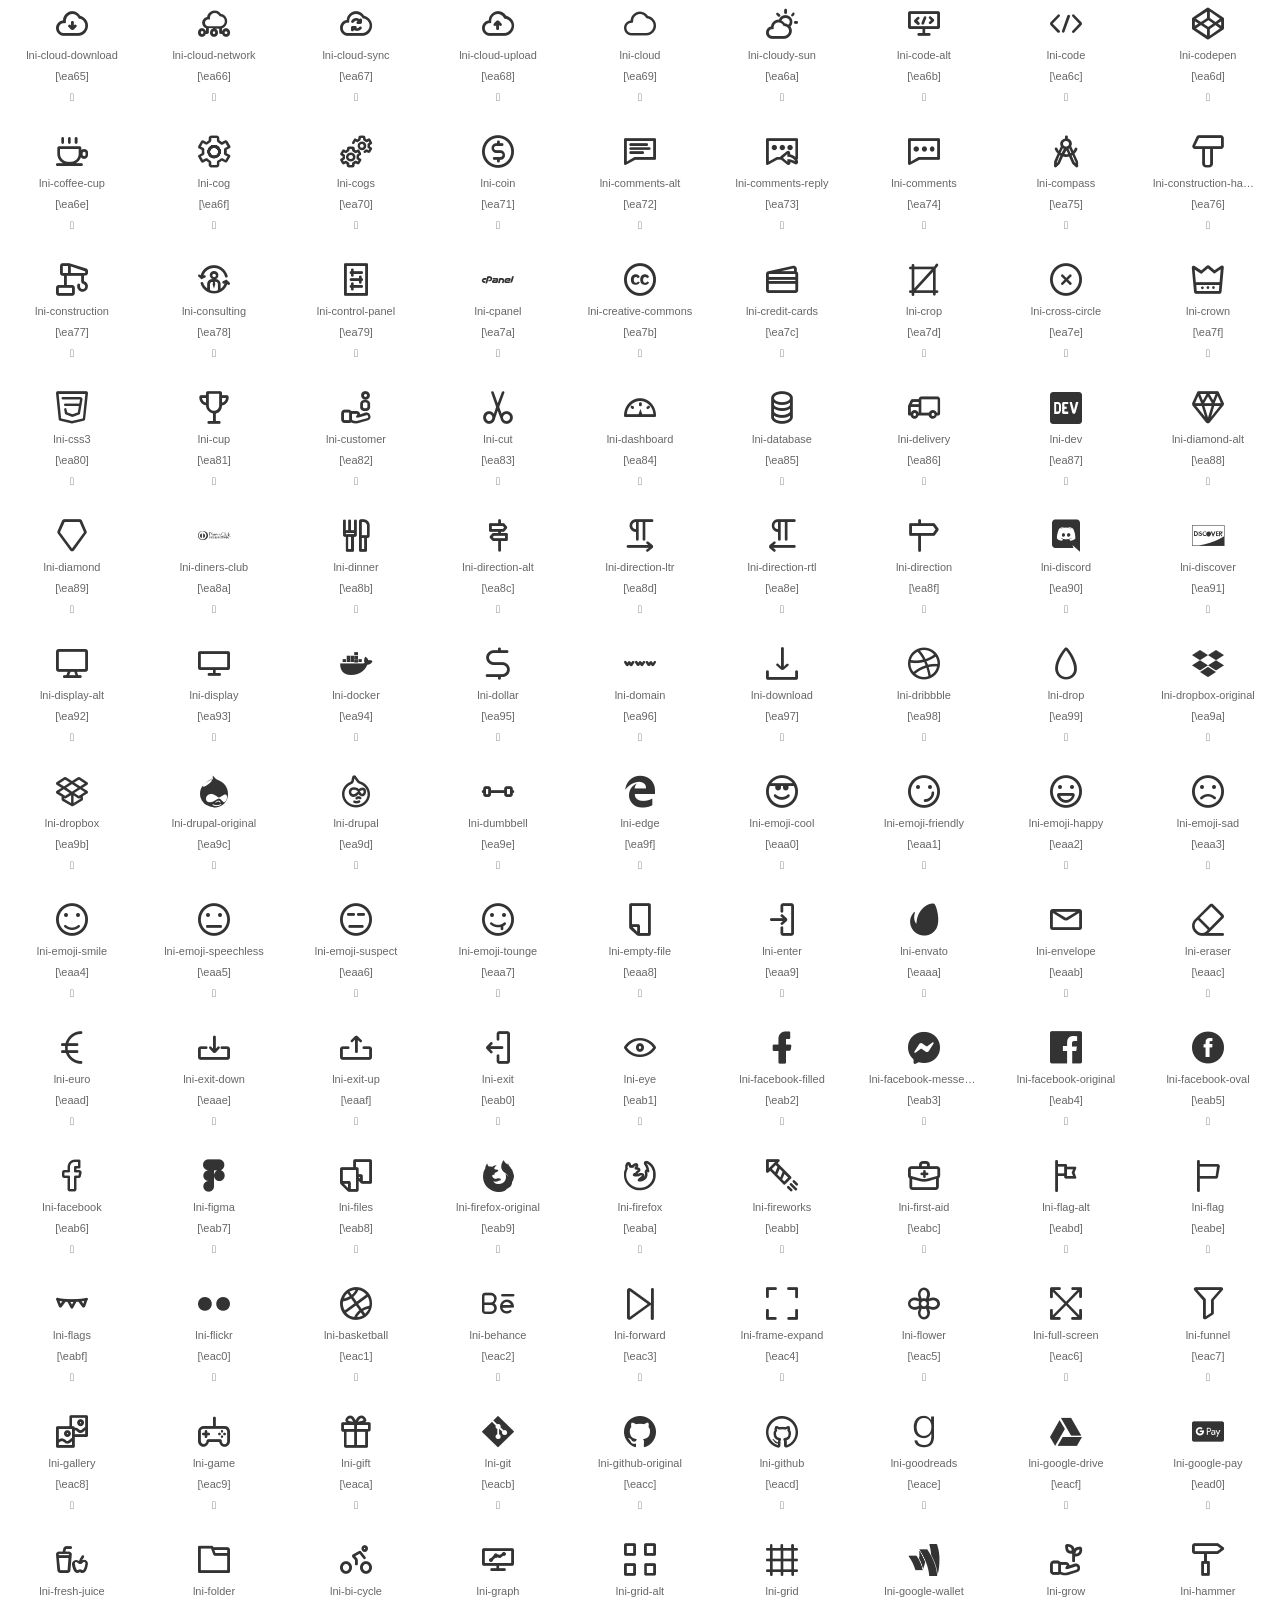
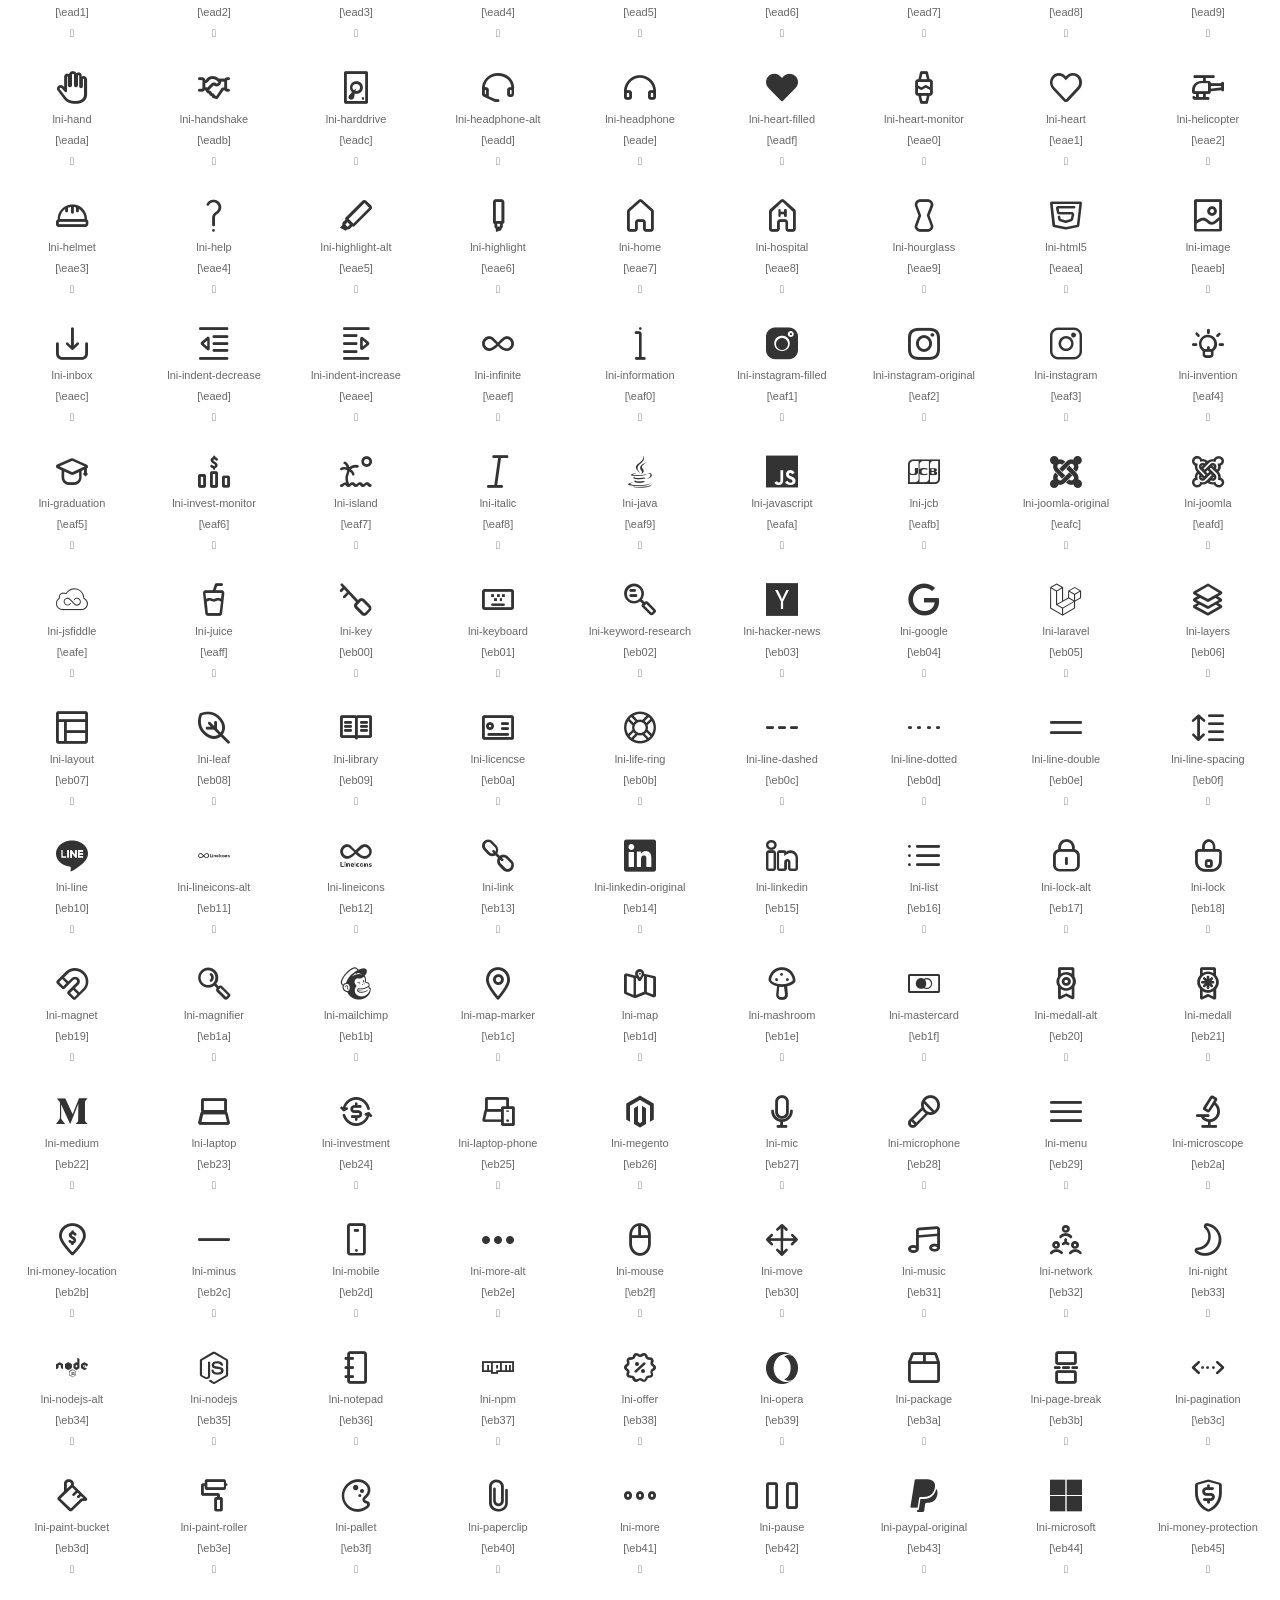
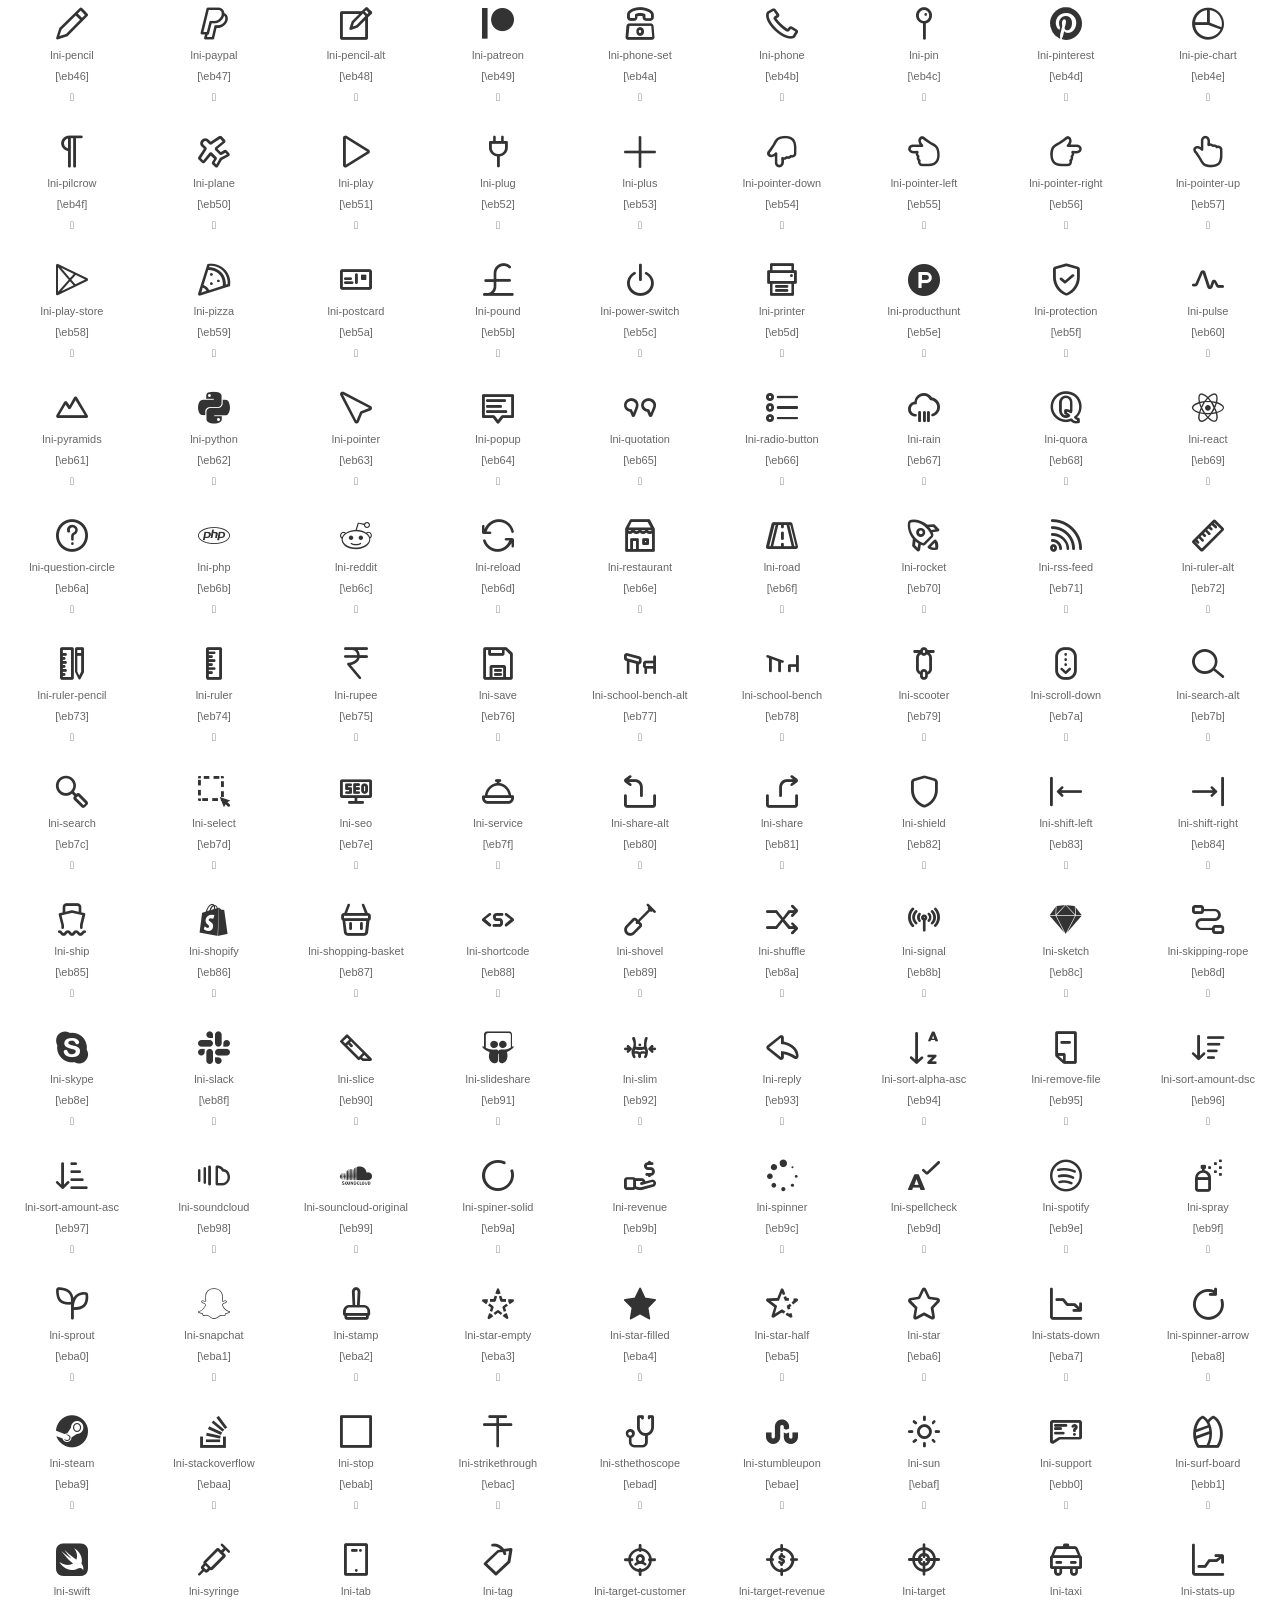
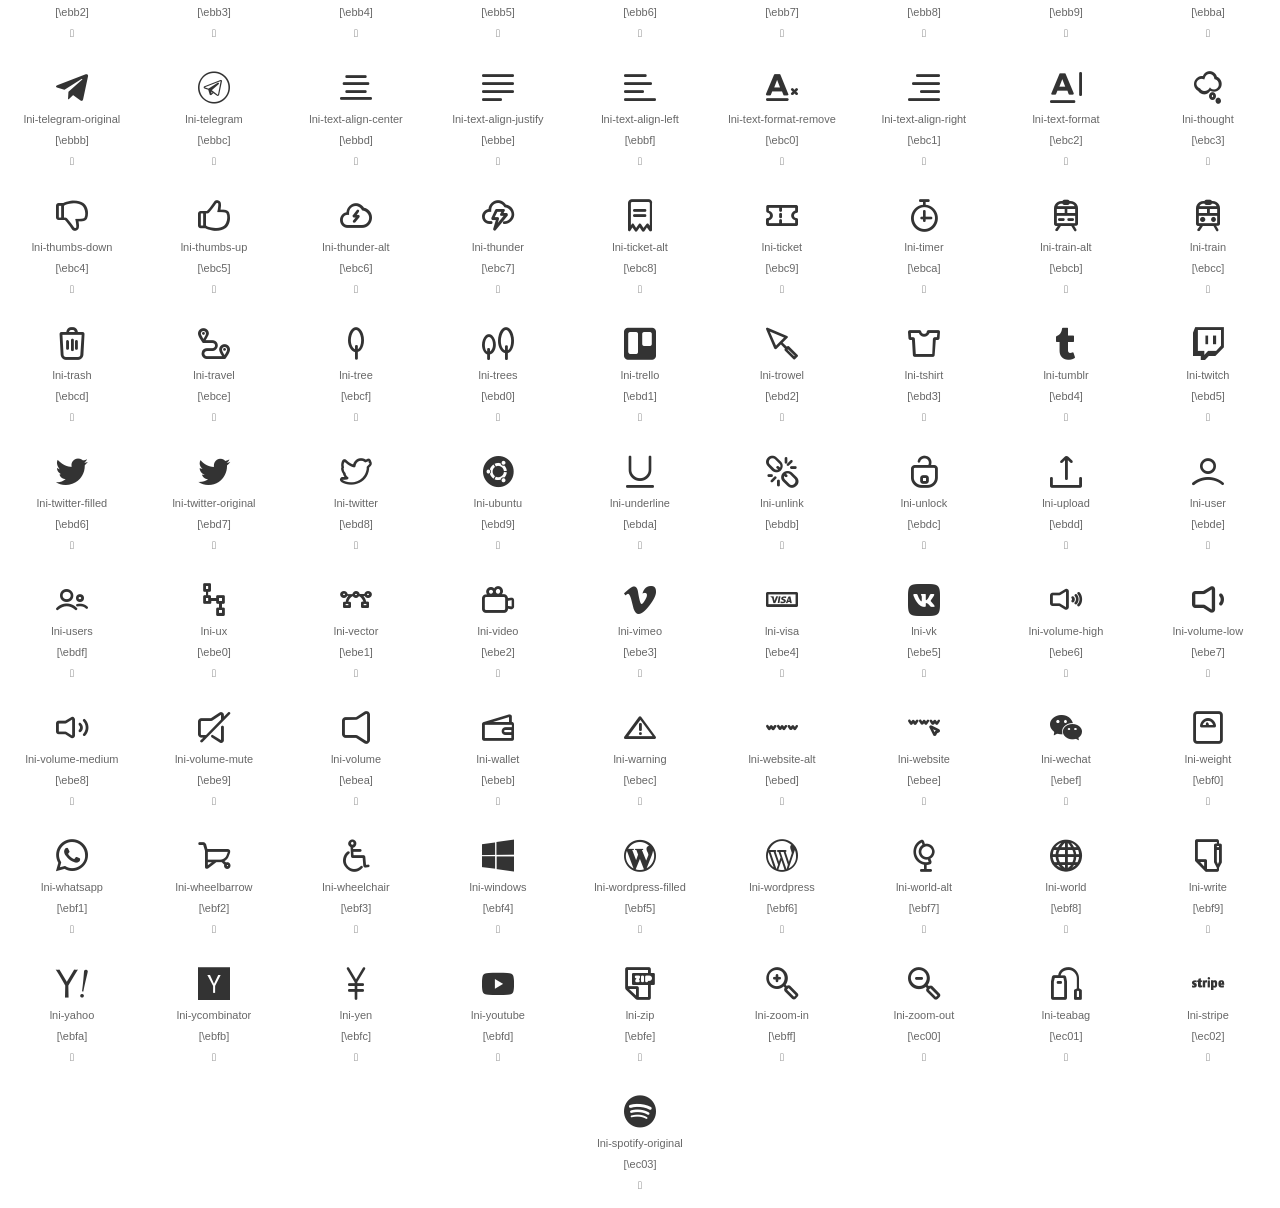
<file: assets/fonts/lineicons/demo.html>
<!doctype html>
<html lang="en">
<head>
	<meta charset="UTF-8">
	<meta name="viewport" content="width=device-width, initial-scale=1">
    <link rel="stylesheet" href="demo/css/reset.css"> <!-- CSS reset -->
    <link rel="stylesheet" href="demo/css/LineIcons.css">
	<link rel="shortcut icon" href="demo/favicon.png">
	<title>LineIcons Web Font</title>
</head>
<body>
	<header>
		<h1>LineIcons (FREE) Web Font</h1>
		<p>Learn More: <a href="https://lineicons.com">lineicons.com</a></p>
	</header>

	<div id="icons-wrapper">
		<section>
			<ul>
                
                    <li>
                        <i class="lni lni-500px"></i>
                        <p>lni-500px</p>
                    </li>
                
                    <li>
                        <i class="lni lni-add-files"></i>
                        <p>lni-add-files</p>
                    </li>
                
                    <li>
                        <i class="lni lni-alarm-clock"></i>
                        <p>lni-alarm-clock</p>
                    </li>
                
                    <li>
                        <i class="lni lni-alarm"></i>
                        <p>lni-alarm</p>
                    </li>
                
                    <li>
                        <i class="lni lni-airbnb"></i>
                        <p>lni-airbnb</p>
                    </li>
                
                    <li>
                        <i class="lni lni-adobe"></i>
                        <p>lni-adobe</p>
                    </li>
                
                    <li>
                        <i class="lni lni-amazon-pay"></i>
                        <p>lni-amazon-pay</p>
                    </li>
                
                    <li>
                        <i class="lni lni-amazon"></i>
                        <p>lni-amazon</p>
                    </li>
                
                    <li>
                        <i class="lni lni-amex"></i>
                        <p>lni-amex</p>
                    </li>
                
                    <li>
                        <i class="lni lni-anchor"></i>
                        <p>lni-anchor</p>
                    </li>
                
                    <li>
                        <i class="lni lni-amazon-original"></i>
                        <p>lni-amazon-original</p>
                    </li>
                
                    <li>
                        <i class="lni lni-android-original"></i>
                        <p>lni-android-original</p>
                    </li>
                
                    <li>
                        <i class="lni lni-android"></i>
                        <p>lni-android</p>
                    </li>
                
                    <li>
                        <i class="lni lni-angellist"></i>
                        <p>lni-angellist</p>
                    </li>
                
                    <li>
                        <i class="lni lni-angle-double-down"></i>
                        <p>lni-angle-double-down</p>
                    </li>
                
                    <li>
                        <i class="lni lni-angle-double-left"></i>
                        <p>lni-angle-double-left</p>
                    </li>
                
                    <li>
                        <i class="lni lni-angle-double-right"></i>
                        <p>lni-angle-double-right</p>
                    </li>
                
                    <li>
                        <i class="lni lni-angle-double-up"></i>
                        <p>lni-angle-double-up</p>
                    </li>
                
                    <li>
                        <i class="lni lni-angular"></i>
                        <p>lni-angular</p>
                    </li>
                
                    <li>
                        <i class="lni lni-apartment"></i>
                        <p>lni-apartment</p>
                    </li>
                
                    <li>
                        <i class="lni lni-app-store"></i>
                        <p>lni-app-store</p>
                    </li>
                
                    <li>
                        <i class="lni lni-apple-pay"></i>
                        <p>lni-apple-pay</p>
                    </li>
                
                    <li>
                        <i class="lni lni-apple"></i>
                        <p>lni-apple</p>
                    </li>
                
                    <li>
                        <i class="lni lni-archive"></i>
                        <p>lni-archive</p>
                    </li>
                
                    <li>
                        <i class="lni lni-arrow-down-circle"></i>
                        <p>lni-arrow-down-circle</p>
                    </li>
                
                    <li>
                        <i class="lni lni-arrow-left-circle"></i>
                        <p>lni-arrow-left-circle</p>
                    </li>
                
                    <li>
                        <i class="lni lni-arrow-left"></i>
                        <p>lni-arrow-left</p>
                    </li>
                
                    <li>
                        <i class="lni lni-arrow-right-circle"></i>
                        <p>lni-arrow-right-circle</p>
                    </li>
                
                    <li>
                        <i class="lni lni-arrow-right"></i>
                        <p>lni-arrow-right</p>
                    </li>
                
                    <li>
                        <i class="lni lni-arrow-top-left"></i>
                        <p>lni-arrow-top-left</p>
                    </li>
                
                    <li>
                        <i class="lni lni-arrow-top-right"></i>
                        <p>lni-arrow-top-right</p>
                    </li>
                
                    <li>
                        <i class="lni lni-arrow-up-circle"></i>
                        <p>lni-arrow-up-circle</p>
                    </li>
                
                    <li>
                        <i class="lni lni-arrow-up"></i>
                        <p>lni-arrow-up</p>
                    </li>
                
                    <li>
                        <i class="lni lni-arrows-horizontal"></i>
                        <p>lni-arrows-horizontal</p>
                    </li>
                
                    <li>
                        <i class="lni lni-arrows-vertical"></i>
                        <p>lni-arrows-vertical</p>
                    </li>
                
                    <li>
                        <i class="lni lni-atlassian"></i>
                        <p>lni-atlassian</p>
                    </li>
                
                    <li>
                        <i class="lni lni-aws"></i>
                        <p>lni-aws</p>
                    </li>
                
                    <li>
                        <i class="lni lni-arrow-down"></i>
                        <p>lni-arrow-down</p>
                    </li>
                
                    <li>
                        <i class="lni lni-ambulance"></i>
                        <p>lni-ambulance</p>
                    </li>
                
                    <li>
                        <i class="lni lni-agenda"></i>
                        <p>lni-agenda</p>
                    </li>
                
                    <li>
                        <i class="lni lni-backward"></i>
                        <p>lni-backward</p>
                    </li>
                
                    <li>
                        <i class="lni lni-baloon"></i>
                        <p>lni-baloon</p>
                    </li>
                
                    <li>
                        <i class="lni lni-ban"></i>
                        <p>lni-ban</p>
                    </li>
                
                    <li>
                        <i class="lni lni-bar-chart"></i>
                        <p>lni-bar-chart</p>
                    </li>
                
                    <li>
                        <i class="lni lni-behance-original"></i>
                        <p>lni-behance-original</p>
                    </li>
                
                    <li>
                        <i class="lni lni-bitbucket"></i>
                        <p>lni-bitbucket</p>
                    </li>
                
                    <li>
                        <i class="lni lni-bitcoin"></i>
                        <p>lni-bitcoin</p>
                    </li>
                
                    <li>
                        <i class="lni lni-blackboard"></i>
                        <p>lni-blackboard</p>
                    </li>
                
                    <li>
                        <i class="lni lni-blogger"></i>
                        <p>lni-blogger</p>
                    </li>
                
                    <li>
                        <i class="lni lni-bluetooth"></i>
                        <p>lni-bluetooth</p>
                    </li>
                
                    <li>
                        <i class="lni lni-bold"></i>
                        <p>lni-bold</p>
                    </li>
                
                    <li>
                        <i class="lni lni-bolt-alt"></i>
                        <p>lni-bolt-alt</p>
                    </li>
                
                    <li>
                        <i class="lni lni-bolt"></i>
                        <p>lni-bolt</p>
                    </li>
                
                    <li>
                        <i class="lni lni-book"></i>
                        <p>lni-book</p>
                    </li>
                
                    <li>
                        <i class="lni lni-bookmark-alt"></i>
                        <p>lni-bookmark-alt</p>
                    </li>
                
                    <li>
                        <i class="lni lni-bookmark"></i>
                        <p>lni-bookmark</p>
                    </li>
                
                    <li>
                        <i class="lni lni-bootstrap"></i>
                        <p>lni-bootstrap</p>
                    </li>
                
                    <li>
                        <i class="lni lni-bricks"></i>
                        <p>lni-bricks</p>
                    </li>
                
                    <li>
                        <i class="lni lni-bridge"></i>
                        <p>lni-bridge</p>
                    </li>
                
                    <li>
                        <i class="lni lni-briefcase"></i>
                        <p>lni-briefcase</p>
                    </li>
                
                    <li>
                        <i class="lni lni-brush-alt"></i>
                        <p>lni-brush-alt</p>
                    </li>
                
                    <li>
                        <i class="lni lni-brush"></i>
                        <p>lni-brush</p>
                    </li>
                
                    <li>
                        <i class="lni lni-bubble"></i>
                        <p>lni-bubble</p>
                    </li>
                
                    <li>
                        <i class="lni lni-bug"></i>
                        <p>lni-bug</p>
                    </li>
                
                    <li>
                        <i class="lni lni-bulb"></i>
                        <p>lni-bulb</p>
                    </li>
                
                    <li>
                        <i class="lni lni-bullhorn"></i>
                        <p>lni-bullhorn</p>
                    </li>
                
                    <li>
                        <i class="lni lni-burger"></i>
                        <p>lni-burger</p>
                    </li>
                
                    <li>
                        <i class="lni lni-bus"></i>
                        <p>lni-bus</p>
                    </li>
                
                    <li>
                        <i class="lni lni-cake"></i>
                        <p>lni-cake</p>
                    </li>
                
                    <li>
                        <i class="lni lni-calculator"></i>
                        <p>lni-calculator</p>
                    </li>
                
                    <li>
                        <i class="lni lni-calendar"></i>
                        <p>lni-calendar</p>
                    </li>
                
                    <li>
                        <i class="lni lni-camera"></i>
                        <p>lni-camera</p>
                    </li>
                
                    <li>
                        <i class="lni lni-candy-cane"></i>
                        <p>lni-candy-cane</p>
                    </li>
                
                    <li>
                        <i class="lni lni-candy"></i>
                        <p>lni-candy</p>
                    </li>
                
                    <li>
                        <i class="lni lni-capsule"></i>
                        <p>lni-capsule</p>
                    </li>
                
                    <li>
                        <i class="lni lni-car-alt"></i>
                        <p>lni-car-alt</p>
                    </li>
                
                    <li>
                        <i class="lni lni-car"></i>
                        <p>lni-car</p>
                    </li>
                
                    <li>
                        <i class="lni lni-caravan"></i>
                        <p>lni-caravan</p>
                    </li>
                
                    <li>
                        <i class="lni lni-cart-full"></i>
                        <p>lni-cart-full</p>
                    </li>
                
                    <li>
                        <i class="lni lni-cart"></i>
                        <p>lni-cart</p>
                    </li>
                
                    <li>
                        <i class="lni lni-certificate"></i>
                        <p>lni-certificate</p>
                    </li>
                
                    <li>
                        <i class="lni lni-checkbox"></i>
                        <p>lni-checkbox</p>
                    </li>
                
                    <li>
                        <i class="lni lni-checkmark-circle"></i>
                        <p>lni-checkmark-circle</p>
                    </li>
                
                    <li>
                        <i class="lni lni-checkmark"></i>
                        <p>lni-checkmark</p>
                    </li>
                
                    <li>
                        <i class="lni lni-chef-hat"></i>
                        <p>lni-chef-hat</p>
                    </li>
                
                    <li>
                        <i class="lni lni-chevron-down-circle"></i>
                        <p>lni-chevron-down-circle</p>
                    </li>
                
                    <li>
                        <i class="lni lni-chevron-down"></i>
                        <p>lni-chevron-down</p>
                    </li>
                
                    <li>
                        <i class="lni lni-chevron-left-circle"></i>
                        <p>lni-chevron-left-circle</p>
                    </li>
                
                    <li>
                        <i class="lni lni-chevron-left"></i>
                        <p>lni-chevron-left</p>
                    </li>
                
                    <li>
                        <i class="lni lni-chevron-right-circle"></i>
                        <p>lni-chevron-right-circle</p>
                    </li>
                
                    <li>
                        <i class="lni lni-chevron-right"></i>
                        <p>lni-chevron-right</p>
                    </li>
                
                    <li>
                        <i class="lni lni-chevron-up-circle"></i>
                        <p>lni-chevron-up-circle</p>
                    </li>
                
                    <li>
                        <i class="lni lni-chevron-up"></i>
                        <p>lni-chevron-up</p>
                    </li>
                
                    <li>
                        <i class="lni lni-chrome"></i>
                        <p>lni-chrome</p>
                    </li>
                
                    <li>
                        <i class="lni lni-circle-minus"></i>
                        <p>lni-circle-minus</p>
                    </li>
                
                    <li>
                        <i class="lni lni-circle-plus"></i>
                        <p>lni-circle-plus</p>
                    </li>
                
                    <li>
                        <i class="lni lni-clipboard"></i>
                        <p>lni-clipboard</p>
                    </li>
                
                    <li>
                        <i class="lni lni-close"></i>
                        <p>lni-close</p>
                    </li>
                
                    <li>
                        <i class="lni lni-cloud-check"></i>
                        <p>lni-cloud-check</p>
                    </li>
                
                    <li>
                        <i class="lni lni-cloud-download"></i>
                        <p>lni-cloud-download</p>
                    </li>
                
                    <li>
                        <i class="lni lni-cloud-network"></i>
                        <p>lni-cloud-network</p>
                    </li>
                
                    <li>
                        <i class="lni lni-cloud-sync"></i>
                        <p>lni-cloud-sync</p>
                    </li>
                
                    <li>
                        <i class="lni lni-cloud-upload"></i>
                        <p>lni-cloud-upload</p>
                    </li>
                
                    <li>
                        <i class="lni lni-cloud"></i>
                        <p>lni-cloud</p>
                    </li>
                
                    <li>
                        <i class="lni lni-cloudy-sun"></i>
                        <p>lni-cloudy-sun</p>
                    </li>
                
                    <li>
                        <i class="lni lni-code-alt"></i>
                        <p>lni-code-alt</p>
                    </li>
                
                    <li>
                        <i class="lni lni-code"></i>
                        <p>lni-code</p>
                    </li>
                
                    <li>
                        <i class="lni lni-codepen"></i>
                        <p>lni-codepen</p>
                    </li>
                
                    <li>
                        <i class="lni lni-coffee-cup"></i>
                        <p>lni-coffee-cup</p>
                    </li>
                
                    <li>
                        <i class="lni lni-cog"></i>
                        <p>lni-cog</p>
                    </li>
                
                    <li>
                        <i class="lni lni-cogs"></i>
                        <p>lni-cogs</p>
                    </li>
                
                    <li>
                        <i class="lni lni-coin"></i>
                        <p>lni-coin</p>
                    </li>
                
                    <li>
                        <i class="lni lni-comments-alt"></i>
                        <p>lni-comments-alt</p>
                    </li>
                
                    <li>
                        <i class="lni lni-comments-reply"></i>
                        <p>lni-comments-reply</p>
                    </li>
                
                    <li>
                        <i class="lni lni-comments"></i>
                        <p>lni-comments</p>
                    </li>
                
                    <li>
                        <i class="lni lni-compass"></i>
                        <p>lni-compass</p>
                    </li>
                
                    <li>
                        <i class="lni lni-construction-hammer"></i>
                        <p>lni-construction-hammer</p>
                    </li>
                
                    <li>
                        <i class="lni lni-construction"></i>
                        <p>lni-construction</p>
                    </li>
                
                    <li>
                        <i class="lni lni-consulting"></i>
                        <p>lni-consulting</p>
                    </li>
                
                    <li>
                        <i class="lni lni-control-panel"></i>
                        <p>lni-control-panel</p>
                    </li>
                
                    <li>
                        <i class="lni lni-cpanel"></i>
                        <p>lni-cpanel</p>
                    </li>
                
                    <li>
                        <i class="lni lni-creative-commons"></i>
                        <p>lni-creative-commons</p>
                    </li>
                
                    <li>
                        <i class="lni lni-credit-cards"></i>
                        <p>lni-credit-cards</p>
                    </li>
                
                    <li>
                        <i class="lni lni-crop"></i>
                        <p>lni-crop</p>
                    </li>
                
                    <li>
                        <i class="lni lni-cross-circle"></i>
                        <p>lni-cross-circle</p>
                    </li>
                
                    <li>
                        <i class="lni lni-crown"></i>
                        <p>lni-crown</p>
                    </li>
                
                    <li>
                        <i class="lni lni-css3"></i>
                        <p>lni-css3</p>
                    </li>
                
                    <li>
                        <i class="lni lni-cup"></i>
                        <p>lni-cup</p>
                    </li>
                
                    <li>
                        <i class="lni lni-customer"></i>
                        <p>lni-customer</p>
                    </li>
                
                    <li>
                        <i class="lni lni-cut"></i>
                        <p>lni-cut</p>
                    </li>
                
                    <li>
                        <i class="lni lni-dashboard"></i>
                        <p>lni-dashboard</p>
                    </li>
                
                    <li>
                        <i class="lni lni-database"></i>
                        <p>lni-database</p>
                    </li>
                
                    <li>
                        <i class="lni lni-delivery"></i>
                        <p>lni-delivery</p>
                    </li>
                
                    <li>
                        <i class="lni lni-dev"></i>
                        <p>lni-dev</p>
                    </li>
                
                    <li>
                        <i class="lni lni-diamond-alt"></i>
                        <p>lni-diamond-alt</p>
                    </li>
                
                    <li>
                        <i class="lni lni-diamond"></i>
                        <p>lni-diamond</p>
                    </li>
                
                    <li>
                        <i class="lni lni-diners-club"></i>
                        <p>lni-diners-club</p>
                    </li>
                
                    <li>
                        <i class="lni lni-dinner"></i>
                        <p>lni-dinner</p>
                    </li>
                
                    <li>
                        <i class="lni lni-direction-alt"></i>
                        <p>lni-direction-alt</p>
                    </li>
                
                    <li>
                        <i class="lni lni-direction-ltr"></i>
                        <p>lni-direction-ltr</p>
                    </li>
                
                    <li>
                        <i class="lni lni-direction-rtl"></i>
                        <p>lni-direction-rtl</p>
                    </li>
                
                    <li>
                        <i class="lni lni-direction"></i>
                        <p>lni-direction</p>
                    </li>
                
                    <li>
                        <i class="lni lni-discord"></i>
                        <p>lni-discord</p>
                    </li>
                
                    <li>
                        <i class="lni lni-discover"></i>
                        <p>lni-discover</p>
                    </li>
                
                    <li>
                        <i class="lni lni-display-alt"></i>
                        <p>lni-display-alt</p>
                    </li>
                
                    <li>
                        <i class="lni lni-display"></i>
                        <p>lni-display</p>
                    </li>
                
                    <li>
                        <i class="lni lni-docker"></i>
                        <p>lni-docker</p>
                    </li>
                
                    <li>
                        <i class="lni lni-dollar"></i>
                        <p>lni-dollar</p>
                    </li>
                
                    <li>
                        <i class="lni lni-domain"></i>
                        <p>lni-domain</p>
                    </li>
                
                    <li>
                        <i class="lni lni-download"></i>
                        <p>lni-download</p>
                    </li>
                
                    <li>
                        <i class="lni lni-dribbble"></i>
                        <p>lni-dribbble</p>
                    </li>
                
                    <li>
                        <i class="lni lni-drop"></i>
                        <p>lni-drop</p>
                    </li>
                
                    <li>
                        <i class="lni lni-dropbox-original"></i>
                        <p>lni-dropbox-original</p>
                    </li>
                
                    <li>
                        <i class="lni lni-dropbox"></i>
                        <p>lni-dropbox</p>
                    </li>
                
                    <li>
                        <i class="lni lni-drupal-original"></i>
                        <p>lni-drupal-original</p>
                    </li>
                
                    <li>
                        <i class="lni lni-drupal"></i>
                        <p>lni-drupal</p>
                    </li>
                
                    <li>
                        <i class="lni lni-dumbbell"></i>
                        <p>lni-dumbbell</p>
                    </li>
                
                    <li>
                        <i class="lni lni-edge"></i>
                        <p>lni-edge</p>
                    </li>
                
                    <li>
                        <i class="lni lni-emoji-cool"></i>
                        <p>lni-emoji-cool</p>
                    </li>
                
                    <li>
                        <i class="lni lni-emoji-friendly"></i>
                        <p>lni-emoji-friendly</p>
                    </li>
                
                    <li>
                        <i class="lni lni-emoji-happy"></i>
                        <p>lni-emoji-happy</p>
                    </li>
                
                    <li>
                        <i class="lni lni-emoji-sad"></i>
                        <p>lni-emoji-sad</p>
                    </li>
                
                    <li>
                        <i class="lni lni-emoji-smile"></i>
                        <p>lni-emoji-smile</p>
                    </li>
                
                    <li>
                        <i class="lni lni-emoji-speechless"></i>
                        <p>lni-emoji-speechless</p>
                    </li>
                
                    <li>
                        <i class="lni lni-emoji-suspect"></i>
                        <p>lni-emoji-suspect</p>
                    </li>
                
                    <li>
                        <i class="lni lni-emoji-tounge"></i>
                        <p>lni-emoji-tounge</p>
                    </li>
                
                    <li>
                        <i class="lni lni-empty-file"></i>
                        <p>lni-empty-file</p>
                    </li>
                
                    <li>
                        <i class="lni lni-enter"></i>
                        <p>lni-enter</p>
                    </li>
                
                    <li>
                        <i class="lni lni-envato"></i>
                        <p>lni-envato</p>
                    </li>
                
                    <li>
                        <i class="lni lni-envelope"></i>
                        <p>lni-envelope</p>
                    </li>
                
                    <li>
                        <i class="lni lni-eraser"></i>
                        <p>lni-eraser</p>
                    </li>
                
                    <li>
                        <i class="lni lni-euro"></i>
                        <p>lni-euro</p>
                    </li>
                
                    <li>
                        <i class="lni lni-exit-down"></i>
                        <p>lni-exit-down</p>
                    </li>
                
                    <li>
                        <i class="lni lni-exit-up"></i>
                        <p>lni-exit-up</p>
                    </li>
                
                    <li>
                        <i class="lni lni-exit"></i>
                        <p>lni-exit</p>
                    </li>
                
                    <li>
                        <i class="lni lni-eye"></i>
                        <p>lni-eye</p>
                    </li>
                
                    <li>
                        <i class="lni lni-facebook-filled"></i>
                        <p>lni-facebook-filled</p>
                    </li>
                
                    <li>
                        <i class="lni lni-facebook-messenger"></i>
                        <p>lni-facebook-messenger</p>
                    </li>
                
                    <li>
                        <i class="lni lni-facebook-original"></i>
                        <p>lni-facebook-original</p>
                    </li>
                
                    <li>
                        <i class="lni lni-facebook-oval"></i>
                        <p>lni-facebook-oval</p>
                    </li>
                
                    <li>
                        <i class="lni lni-facebook"></i>
                        <p>lni-facebook</p>
                    </li>
                
                    <li>
                        <i class="lni lni-figma"></i>
                        <p>lni-figma</p>
                    </li>
                
                    <li>
                        <i class="lni lni-files"></i>
                        <p>lni-files</p>
                    </li>
                
                    <li>
                        <i class="lni lni-firefox-original"></i>
                        <p>lni-firefox-original</p>
                    </li>
                
                    <li>
                        <i class="lni lni-firefox"></i>
                        <p>lni-firefox</p>
                    </li>
                
                    <li>
                        <i class="lni lni-fireworks"></i>
                        <p>lni-fireworks</p>
                    </li>
                
                    <li>
                        <i class="lni lni-first-aid"></i>
                        <p>lni-first-aid</p>
                    </li>
                
                    <li>
                        <i class="lni lni-flag-alt"></i>
                        <p>lni-flag-alt</p>
                    </li>
                
                    <li>
                        <i class="lni lni-flag"></i>
                        <p>lni-flag</p>
                    </li>
                
                    <li>
                        <i class="lni lni-flags"></i>
                        <p>lni-flags</p>
                    </li>
                
                    <li>
                        <i class="lni lni-flickr"></i>
                        <p>lni-flickr</p>
                    </li>
                
                    <li>
                        <i class="lni lni-basketball"></i>
                        <p>lni-basketball</p>
                    </li>
                
                    <li>
                        <i class="lni lni-behance"></i>
                        <p>lni-behance</p>
                    </li>
                
                    <li>
                        <i class="lni lni-forward"></i>
                        <p>lni-forward</p>
                    </li>
                
                    <li>
                        <i class="lni lni-frame-expand"></i>
                        <p>lni-frame-expand</p>
                    </li>
                
                    <li>
                        <i class="lni lni-flower"></i>
                        <p>lni-flower</p>
                    </li>
                
                    <li>
                        <i class="lni lni-full-screen"></i>
                        <p>lni-full-screen</p>
                    </li>
                
                    <li>
                        <i class="lni lni-funnel"></i>
                        <p>lni-funnel</p>
                    </li>
                
                    <li>
                        <i class="lni lni-gallery"></i>
                        <p>lni-gallery</p>
                    </li>
                
                    <li>
                        <i class="lni lni-game"></i>
                        <p>lni-game</p>
                    </li>
                
                    <li>
                        <i class="lni lni-gift"></i>
                        <p>lni-gift</p>
                    </li>
                
                    <li>
                        <i class="lni lni-git"></i>
                        <p>lni-git</p>
                    </li>
                
                    <li>
                        <i class="lni lni-github-original"></i>
                        <p>lni-github-original</p>
                    </li>
                
                    <li>
                        <i class="lni lni-github"></i>
                        <p>lni-github</p>
                    </li>
                
                    <li>
                        <i class="lni lni-goodreads"></i>
                        <p>lni-goodreads</p>
                    </li>
                
                    <li>
                        <i class="lni lni-google-drive"></i>
                        <p>lni-google-drive</p>
                    </li>
                
                    <li>
                        <i class="lni lni-google-pay"></i>
                        <p>lni-google-pay</p>
                    </li>
                
                    <li>
                        <i class="lni lni-fresh-juice"></i>
                        <p>lni-fresh-juice</p>
                    </li>
                
                    <li>
                        <i class="lni lni-folder"></i>
                        <p>lni-folder</p>
                    </li>
                
                    <li>
                        <i class="lni lni-bi-cycle"></i>
                        <p>lni-bi-cycle</p>
                    </li>
                
                    <li>
                        <i class="lni lni-graph"></i>
                        <p>lni-graph</p>
                    </li>
                
                    <li>
                        <i class="lni lni-grid-alt"></i>
                        <p>lni-grid-alt</p>
                    </li>
                
                    <li>
                        <i class="lni lni-grid"></i>
                        <p>lni-grid</p>
                    </li>
                
                    <li>
                        <i class="lni lni-google-wallet"></i>
                        <p>lni-google-wallet</p>
                    </li>
                
                    <li>
                        <i class="lni lni-grow"></i>
                        <p>lni-grow</p>
                    </li>
                
                    <li>
                        <i class="lni lni-hammer"></i>
                        <p>lni-hammer</p>
                    </li>
                
                    <li>
                        <i class="lni lni-hand"></i>
                        <p>lni-hand</p>
                    </li>
                
                    <li>
                        <i class="lni lni-handshake"></i>
                        <p>lni-handshake</p>
                    </li>
                
                    <li>
                        <i class="lni lni-harddrive"></i>
                        <p>lni-harddrive</p>
                    </li>
                
                    <li>
                        <i class="lni lni-headphone-alt"></i>
                        <p>lni-headphone-alt</p>
                    </li>
                
                    <li>
                        <i class="lni lni-headphone"></i>
                        <p>lni-headphone</p>
                    </li>
                
                    <li>
                        <i class="lni lni-heart-filled"></i>
                        <p>lni-heart-filled</p>
                    </li>
                
                    <li>
                        <i class="lni lni-heart-monitor"></i>
                        <p>lni-heart-monitor</p>
                    </li>
                
                    <li>
                        <i class="lni lni-heart"></i>
                        <p>lni-heart</p>
                    </li>
                
                    <li>
                        <i class="lni lni-helicopter"></i>
                        <p>lni-helicopter</p>
                    </li>
                
                    <li>
                        <i class="lni lni-helmet"></i>
                        <p>lni-helmet</p>
                    </li>
                
                    <li>
                        <i class="lni lni-help"></i>
                        <p>lni-help</p>
                    </li>
                
                    <li>
                        <i class="lni lni-highlight-alt"></i>
                        <p>lni-highlight-alt</p>
                    </li>
                
                    <li>
                        <i class="lni lni-highlight"></i>
                        <p>lni-highlight</p>
                    </li>
                
                    <li>
                        <i class="lni lni-home"></i>
                        <p>lni-home</p>
                    </li>
                
                    <li>
                        <i class="lni lni-hospital"></i>
                        <p>lni-hospital</p>
                    </li>
                
                    <li>
                        <i class="lni lni-hourglass"></i>
                        <p>lni-hourglass</p>
                    </li>
                
                    <li>
                        <i class="lni lni-html5"></i>
                        <p>lni-html5</p>
                    </li>
                
                    <li>
                        <i class="lni lni-image"></i>
                        <p>lni-image</p>
                    </li>
                
                    <li>
                        <i class="lni lni-inbox"></i>
                        <p>lni-inbox</p>
                    </li>
                
                    <li>
                        <i class="lni lni-indent-decrease"></i>
                        <p>lni-indent-decrease</p>
                    </li>
                
                    <li>
                        <i class="lni lni-indent-increase"></i>
                        <p>lni-indent-increase</p>
                    </li>
                
                    <li>
                        <i class="lni lni-infinite"></i>
                        <p>lni-infinite</p>
                    </li>
                
                    <li>
                        <i class="lni lni-information"></i>
                        <p>lni-information</p>
                    </li>
                
                    <li>
                        <i class="lni lni-instagram-filled"></i>
                        <p>lni-instagram-filled</p>
                    </li>
                
                    <li>
                        <i class="lni lni-instagram-original"></i>
                        <p>lni-instagram-original</p>
                    </li>
                
                    <li>
                        <i class="lni lni-instagram"></i>
                        <p>lni-instagram</p>
                    </li>
                
                    <li>
                        <i class="lni lni-invention"></i>
                        <p>lni-invention</p>
                    </li>
                
                    <li>
                        <i class="lni lni-graduation"></i>
                        <p>lni-graduation</p>
                    </li>
                
                    <li>
                        <i class="lni lni-invest-monitor"></i>
                        <p>lni-invest-monitor</p>
                    </li>
                
                    <li>
                        <i class="lni lni-island"></i>
                        <p>lni-island</p>
                    </li>
                
                    <li>
                        <i class="lni lni-italic"></i>
                        <p>lni-italic</p>
                    </li>
                
                    <li>
                        <i class="lni lni-java"></i>
                        <p>lni-java</p>
                    </li>
                
                    <li>
                        <i class="lni lni-javascript"></i>
                        <p>lni-javascript</p>
                    </li>
                
                    <li>
                        <i class="lni lni-jcb"></i>
                        <p>lni-jcb</p>
                    </li>
                
                    <li>
                        <i class="lni lni-joomla-original"></i>
                        <p>lni-joomla-original</p>
                    </li>
                
                    <li>
                        <i class="lni lni-joomla"></i>
                        <p>lni-joomla</p>
                    </li>
                
                    <li>
                        <i class="lni lni-jsfiddle"></i>
                        <p>lni-jsfiddle</p>
                    </li>
                
                    <li>
                        <i class="lni lni-juice"></i>
                        <p>lni-juice</p>
                    </li>
                
                    <li>
                        <i class="lni lni-key"></i>
                        <p>lni-key</p>
                    </li>
                
                    <li>
                        <i class="lni lni-keyboard"></i>
                        <p>lni-keyboard</p>
                    </li>
                
                    <li>
                        <i class="lni lni-keyword-research"></i>
                        <p>lni-keyword-research</p>
                    </li>
                
                    <li>
                        <i class="lni lni-hacker-news"></i>
                        <p>lni-hacker-news</p>
                    </li>
                
                    <li>
                        <i class="lni lni-google"></i>
                        <p>lni-google</p>
                    </li>
                
                    <li>
                        <i class="lni lni-laravel"></i>
                        <p>lni-laravel</p>
                    </li>
                
                    <li>
                        <i class="lni lni-layers"></i>
                        <p>lni-layers</p>
                    </li>
                
                    <li>
                        <i class="lni lni-layout"></i>
                        <p>lni-layout</p>
                    </li>
                
                    <li>
                        <i class="lni lni-leaf"></i>
                        <p>lni-leaf</p>
                    </li>
                
                    <li>
                        <i class="lni lni-library"></i>
                        <p>lni-library</p>
                    </li>
                
                    <li>
                        <i class="lni lni-licencse"></i>
                        <p>lni-licencse</p>
                    </li>
                
                    <li>
                        <i class="lni lni-life-ring"></i>
                        <p>lni-life-ring</p>
                    </li>
                
                    <li>
                        <i class="lni lni-line-dashed"></i>
                        <p>lni-line-dashed</p>
                    </li>
                
                    <li>
                        <i class="lni lni-line-dotted"></i>
                        <p>lni-line-dotted</p>
                    </li>
                
                    <li>
                        <i class="lni lni-line-double"></i>
                        <p>lni-line-double</p>
                    </li>
                
                    <li>
                        <i class="lni lni-line-spacing"></i>
                        <p>lni-line-spacing</p>
                    </li>
                
                    <li>
                        <i class="lni lni-line"></i>
                        <p>lni-line</p>
                    </li>
                
                    <li>
                        <i class="lni lni-lineicons-alt"></i>
                        <p>lni-lineicons-alt</p>
                    </li>
                
                    <li>
                        <i class="lni lni-lineicons"></i>
                        <p>lni-lineicons</p>
                    </li>
                
                    <li>
                        <i class="lni lni-link"></i>
                        <p>lni-link</p>
                    </li>
                
                    <li>
                        <i class="lni lni-linkedin-original"></i>
                        <p>lni-linkedin-original</p>
                    </li>
                
                    <li>
                        <i class="lni lni-linkedin"></i>
                        <p>lni-linkedin</p>
                    </li>
                
                    <li>
                        <i class="lni lni-list"></i>
                        <p>lni-list</p>
                    </li>
                
                    <li>
                        <i class="lni lni-lock-alt"></i>
                        <p>lni-lock-alt</p>
                    </li>
                
                    <li>
                        <i class="lni lni-lock"></i>
                        <p>lni-lock</p>
                    </li>
                
                    <li>
                        <i class="lni lni-magnet"></i>
                        <p>lni-magnet</p>
                    </li>
                
                    <li>
                        <i class="lni lni-magnifier"></i>
                        <p>lni-magnifier</p>
                    </li>
                
                    <li>
                        <i class="lni lni-mailchimp"></i>
                        <p>lni-mailchimp</p>
                    </li>
                
                    <li>
                        <i class="lni lni-map-marker"></i>
                        <p>lni-map-marker</p>
                    </li>
                
                    <li>
                        <i class="lni lni-map"></i>
                        <p>lni-map</p>
                    </li>
                
                    <li>
                        <i class="lni lni-mashroom"></i>
                        <p>lni-mashroom</p>
                    </li>
                
                    <li>
                        <i class="lni lni-mastercard"></i>
                        <p>lni-mastercard</p>
                    </li>
                
                    <li>
                        <i class="lni lni-medall-alt"></i>
                        <p>lni-medall-alt</p>
                    </li>
                
                    <li>
                        <i class="lni lni-medall"></i>
                        <p>lni-medall</p>
                    </li>
                
                    <li>
                        <i class="lni lni-medium"></i>
                        <p>lni-medium</p>
                    </li>
                
                    <li>
                        <i class="lni lni-laptop"></i>
                        <p>lni-laptop</p>
                    </li>
                
                    <li>
                        <i class="lni lni-investment"></i>
                        <p>lni-investment</p>
                    </li>
                
                    <li>
                        <i class="lni lni-laptop-phone"></i>
                        <p>lni-laptop-phone</p>
                    </li>
                
                    <li>
                        <i class="lni lni-megento"></i>
                        <p>lni-megento</p>
                    </li>
                
                    <li>
                        <i class="lni lni-mic"></i>
                        <p>lni-mic</p>
                    </li>
                
                    <li>
                        <i class="lni lni-microphone"></i>
                        <p>lni-microphone</p>
                    </li>
                
                    <li>
                        <i class="lni lni-menu"></i>
                        <p>lni-menu</p>
                    </li>
                
                    <li>
                        <i class="lni lni-microscope"></i>
                        <p>lni-microscope</p>
                    </li>
                
                    <li>
                        <i class="lni lni-money-location"></i>
                        <p>lni-money-location</p>
                    </li>
                
                    <li>
                        <i class="lni lni-minus"></i>
                        <p>lni-minus</p>
                    </li>
                
                    <li>
                        <i class="lni lni-mobile"></i>
                        <p>lni-mobile</p>
                    </li>
                
                    <li>
                        <i class="lni lni-more-alt"></i>
                        <p>lni-more-alt</p>
                    </li>
                
                    <li>
                        <i class="lni lni-mouse"></i>
                        <p>lni-mouse</p>
                    </li>
                
                    <li>
                        <i class="lni lni-move"></i>
                        <p>lni-move</p>
                    </li>
                
                    <li>
                        <i class="lni lni-music"></i>
                        <p>lni-music</p>
                    </li>
                
                    <li>
                        <i class="lni lni-network"></i>
                        <p>lni-network</p>
                    </li>
                
                    <li>
                        <i class="lni lni-night"></i>
                        <p>lni-night</p>
                    </li>
                
                    <li>
                        <i class="lni lni-nodejs-alt"></i>
                        <p>lni-nodejs-alt</p>
                    </li>
                
                    <li>
                        <i class="lni lni-nodejs"></i>
                        <p>lni-nodejs</p>
                    </li>
                
                    <li>
                        <i class="lni lni-notepad"></i>
                        <p>lni-notepad</p>
                    </li>
                
                    <li>
                        <i class="lni lni-npm"></i>
                        <p>lni-npm</p>
                    </li>
                
                    <li>
                        <i class="lni lni-offer"></i>
                        <p>lni-offer</p>
                    </li>
                
                    <li>
                        <i class="lni lni-opera"></i>
                        <p>lni-opera</p>
                    </li>
                
                    <li>
                        <i class="lni lni-package"></i>
                        <p>lni-package</p>
                    </li>
                
                    <li>
                        <i class="lni lni-page-break"></i>
                        <p>lni-page-break</p>
                    </li>
                
                    <li>
                        <i class="lni lni-pagination"></i>
                        <p>lni-pagination</p>
                    </li>
                
                    <li>
                        <i class="lni lni-paint-bucket"></i>
                        <p>lni-paint-bucket</p>
                    </li>
                
                    <li>
                        <i class="lni lni-paint-roller"></i>
                        <p>lni-paint-roller</p>
                    </li>
                
                    <li>
                        <i class="lni lni-pallet"></i>
                        <p>lni-pallet</p>
                    </li>
                
                    <li>
                        <i class="lni lni-paperclip"></i>
                        <p>lni-paperclip</p>
                    </li>
                
                    <li>
                        <i class="lni lni-more"></i>
                        <p>lni-more</p>
                    </li>
                
                    <li>
                        <i class="lni lni-pause"></i>
                        <p>lni-pause</p>
                    </li>
                
                    <li>
                        <i class="lni lni-paypal-original"></i>
                        <p>lni-paypal-original</p>
                    </li>
                
                    <li>
                        <i class="lni lni-microsoft"></i>
                        <p>lni-microsoft</p>
                    </li>
                
                    <li>
                        <i class="lni lni-money-protection"></i>
                        <p>lni-money-protection</p>
                    </li>
                
                    <li>
                        <i class="lni lni-pencil"></i>
                        <p>lni-pencil</p>
                    </li>
                
                    <li>
                        <i class="lni lni-paypal"></i>
                        <p>lni-paypal</p>
                    </li>
                
                    <li>
                        <i class="lni lni-pencil-alt"></i>
                        <p>lni-pencil-alt</p>
                    </li>
                
                    <li>
                        <i class="lni lni-patreon"></i>
                        <p>lni-patreon</p>
                    </li>
                
                    <li>
                        <i class="lni lni-phone-set"></i>
                        <p>lni-phone-set</p>
                    </li>
                
                    <li>
                        <i class="lni lni-phone"></i>
                        <p>lni-phone</p>
                    </li>
                
                    <li>
                        <i class="lni lni-pin"></i>
                        <p>lni-pin</p>
                    </li>
                
                    <li>
                        <i class="lni lni-pinterest"></i>
                        <p>lni-pinterest</p>
                    </li>
                
                    <li>
                        <i class="lni lni-pie-chart"></i>
                        <p>lni-pie-chart</p>
                    </li>
                
                    <li>
                        <i class="lni lni-pilcrow"></i>
                        <p>lni-pilcrow</p>
                    </li>
                
                    <li>
                        <i class="lni lni-plane"></i>
                        <p>lni-plane</p>
                    </li>
                
                    <li>
                        <i class="lni lni-play"></i>
                        <p>lni-play</p>
                    </li>
                
                    <li>
                        <i class="lni lni-plug"></i>
                        <p>lni-plug</p>
                    </li>
                
                    <li>
                        <i class="lni lni-plus"></i>
                        <p>lni-plus</p>
                    </li>
                
                    <li>
                        <i class="lni lni-pointer-down"></i>
                        <p>lni-pointer-down</p>
                    </li>
                
                    <li>
                        <i class="lni lni-pointer-left"></i>
                        <p>lni-pointer-left</p>
                    </li>
                
                    <li>
                        <i class="lni lni-pointer-right"></i>
                        <p>lni-pointer-right</p>
                    </li>
                
                    <li>
                        <i class="lni lni-pointer-up"></i>
                        <p>lni-pointer-up</p>
                    </li>
                
                    <li>
                        <i class="lni lni-play-store"></i>
                        <p>lni-play-store</p>
                    </li>
                
                    <li>
                        <i class="lni lni-pizza"></i>
                        <p>lni-pizza</p>
                    </li>
                
                    <li>
                        <i class="lni lni-postcard"></i>
                        <p>lni-postcard</p>
                    </li>
                
                    <li>
                        <i class="lni lni-pound"></i>
                        <p>lni-pound</p>
                    </li>
                
                    <li>
                        <i class="lni lni-power-switch"></i>
                        <p>lni-power-switch</p>
                    </li>
                
                    <li>
                        <i class="lni lni-printer"></i>
                        <p>lni-printer</p>
                    </li>
                
                    <li>
                        <i class="lni lni-producthunt"></i>
                        <p>lni-producthunt</p>
                    </li>
                
                    <li>
                        <i class="lni lni-protection"></i>
                        <p>lni-protection</p>
                    </li>
                
                    <li>
                        <i class="lni lni-pulse"></i>
                        <p>lni-pulse</p>
                    </li>
                
                    <li>
                        <i class="lni lni-pyramids"></i>
                        <p>lni-pyramids</p>
                    </li>
                
                    <li>
                        <i class="lni lni-python"></i>
                        <p>lni-python</p>
                    </li>
                
                    <li>
                        <i class="lni lni-pointer"></i>
                        <p>lni-pointer</p>
                    </li>
                
                    <li>
                        <i class="lni lni-popup"></i>
                        <p>lni-popup</p>
                    </li>
                
                    <li>
                        <i class="lni lni-quotation"></i>
                        <p>lni-quotation</p>
                    </li>
                
                    <li>
                        <i class="lni lni-radio-button"></i>
                        <p>lni-radio-button</p>
                    </li>
                
                    <li>
                        <i class="lni lni-rain"></i>
                        <p>lni-rain</p>
                    </li>
                
                    <li>
                        <i class="lni lni-quora"></i>
                        <p>lni-quora</p>
                    </li>
                
                    <li>
                        <i class="lni lni-react"></i>
                        <p>lni-react</p>
                    </li>
                
                    <li>
                        <i class="lni lni-question-circle"></i>
                        <p>lni-question-circle</p>
                    </li>
                
                    <li>
                        <i class="lni lni-php"></i>
                        <p>lni-php</p>
                    </li>
                
                    <li>
                        <i class="lni lni-reddit"></i>
                        <p>lni-reddit</p>
                    </li>
                
                    <li>
                        <i class="lni lni-reload"></i>
                        <p>lni-reload</p>
                    </li>
                
                    <li>
                        <i class="lni lni-restaurant"></i>
                        <p>lni-restaurant</p>
                    </li>
                
                    <li>
                        <i class="lni lni-road"></i>
                        <p>lni-road</p>
                    </li>
                
                    <li>
                        <i class="lni lni-rocket"></i>
                        <p>lni-rocket</p>
                    </li>
                
                    <li>
                        <i class="lni lni-rss-feed"></i>
                        <p>lni-rss-feed</p>
                    </li>
                
                    <li>
                        <i class="lni lni-ruler-alt"></i>
                        <p>lni-ruler-alt</p>
                    </li>
                
                    <li>
                        <i class="lni lni-ruler-pencil"></i>
                        <p>lni-ruler-pencil</p>
                    </li>
                
                    <li>
                        <i class="lni lni-ruler"></i>
                        <p>lni-ruler</p>
                    </li>
                
                    <li>
                        <i class="lni lni-rupee"></i>
                        <p>lni-rupee</p>
                    </li>
                
                    <li>
                        <i class="lni lni-save"></i>
                        <p>lni-save</p>
                    </li>
                
                    <li>
                        <i class="lni lni-school-bench-alt"></i>
                        <p>lni-school-bench-alt</p>
                    </li>
                
                    <li>
                        <i class="lni lni-school-bench"></i>
                        <p>lni-school-bench</p>
                    </li>
                
                    <li>
                        <i class="lni lni-scooter"></i>
                        <p>lni-scooter</p>
                    </li>
                
                    <li>
                        <i class="lni lni-scroll-down"></i>
                        <p>lni-scroll-down</p>
                    </li>
                
                    <li>
                        <i class="lni lni-search-alt"></i>
                        <p>lni-search-alt</p>
                    </li>
                
                    <li>
                        <i class="lni lni-search"></i>
                        <p>lni-search</p>
                    </li>
                
                    <li>
                        <i class="lni lni-select"></i>
                        <p>lni-select</p>
                    </li>
                
                    <li>
                        <i class="lni lni-seo"></i>
                        <p>lni-seo</p>
                    </li>
                
                    <li>
                        <i class="lni lni-service"></i>
                        <p>lni-service</p>
                    </li>
                
                    <li>
                        <i class="lni lni-share-alt"></i>
                        <p>lni-share-alt</p>
                    </li>
                
                    <li>
                        <i class="lni lni-share"></i>
                        <p>lni-share</p>
                    </li>
                
                    <li>
                        <i class="lni lni-shield"></i>
                        <p>lni-shield</p>
                    </li>
                
                    <li>
                        <i class="lni lni-shift-left"></i>
                        <p>lni-shift-left</p>
                    </li>
                
                    <li>
                        <i class="lni lni-shift-right"></i>
                        <p>lni-shift-right</p>
                    </li>
                
                    <li>
                        <i class="lni lni-ship"></i>
                        <p>lni-ship</p>
                    </li>
                
                    <li>
                        <i class="lni lni-shopify"></i>
                        <p>lni-shopify</p>
                    </li>
                
                    <li>
                        <i class="lni lni-shopping-basket"></i>
                        <p>lni-shopping-basket</p>
                    </li>
                
                    <li>
                        <i class="lni lni-shortcode"></i>
                        <p>lni-shortcode</p>
                    </li>
                
                    <li>
                        <i class="lni lni-shovel"></i>
                        <p>lni-shovel</p>
                    </li>
                
                    <li>
                        <i class="lni lni-shuffle"></i>
                        <p>lni-shuffle</p>
                    </li>
                
                    <li>
                        <i class="lni lni-signal"></i>
                        <p>lni-signal</p>
                    </li>
                
                    <li>
                        <i class="lni lni-sketch"></i>
                        <p>lni-sketch</p>
                    </li>
                
                    <li>
                        <i class="lni lni-skipping-rope"></i>
                        <p>lni-skipping-rope</p>
                    </li>
                
                    <li>
                        <i class="lni lni-skype"></i>
                        <p>lni-skype</p>
                    </li>
                
                    <li>
                        <i class="lni lni-slack"></i>
                        <p>lni-slack</p>
                    </li>
                
                    <li>
                        <i class="lni lni-slice"></i>
                        <p>lni-slice</p>
                    </li>
                
                    <li>
                        <i class="lni lni-slideshare"></i>
                        <p>lni-slideshare</p>
                    </li>
                
                    <li>
                        <i class="lni lni-slim"></i>
                        <p>lni-slim</p>
                    </li>
                
                    <li>
                        <i class="lni lni-reply"></i>
                        <p>lni-reply</p>
                    </li>
                
                    <li>
                        <i class="lni lni-sort-alpha-asc"></i>
                        <p>lni-sort-alpha-asc</p>
                    </li>
                
                    <li>
                        <i class="lni lni-remove-file"></i>
                        <p>lni-remove-file</p>
                    </li>
                
                    <li>
                        <i class="lni lni-sort-amount-dsc"></i>
                        <p>lni-sort-amount-dsc</p>
                    </li>
                
                    <li>
                        <i class="lni lni-sort-amount-asc"></i>
                        <p>lni-sort-amount-asc</p>
                    </li>
                
                    <li>
                        <i class="lni lni-soundcloud"></i>
                        <p>lni-soundcloud</p>
                    </li>
                
                    <li>
                        <i class="lni lni-souncloud-original"></i>
                        <p>lni-souncloud-original</p>
                    </li>
                
                    <li>
                        <i class="lni lni-spiner-solid"></i>
                        <p>lni-spiner-solid</p>
                    </li>
                
                    <li>
                        <i class="lni lni-revenue"></i>
                        <p>lni-revenue</p>
                    </li>
                
                    <li>
                        <i class="lni lni-spinner"></i>
                        <p>lni-spinner</p>
                    </li>
                
                    <li>
                        <i class="lni lni-spellcheck"></i>
                        <p>lni-spellcheck</p>
                    </li>
                
                    <li>
                        <i class="lni lni-spotify"></i>
                        <p>lni-spotify</p>
                    </li>
                
                    <li>
                        <i class="lni lni-spray"></i>
                        <p>lni-spray</p>
                    </li>
                
                    <li>
                        <i class="lni lni-sprout"></i>
                        <p>lni-sprout</p>
                    </li>
                
                    <li>
                        <i class="lni lni-snapchat"></i>
                        <p>lni-snapchat</p>
                    </li>
                
                    <li>
                        <i class="lni lni-stamp"></i>
                        <p>lni-stamp</p>
                    </li>
                
                    <li>
                        <i class="lni lni-star-empty"></i>
                        <p>lni-star-empty</p>
                    </li>
                
                    <li>
                        <i class="lni lni-star-filled"></i>
                        <p>lni-star-filled</p>
                    </li>
                
                    <li>
                        <i class="lni lni-star-half"></i>
                        <p>lni-star-half</p>
                    </li>
                
                    <li>
                        <i class="lni lni-star"></i>
                        <p>lni-star</p>
                    </li>
                
                    <li>
                        <i class="lni lni-stats-down"></i>
                        <p>lni-stats-down</p>
                    </li>
                
                    <li>
                        <i class="lni lni-spinner-arrow"></i>
                        <p>lni-spinner-arrow</p>
                    </li>
                
                    <li>
                        <i class="lni lni-steam"></i>
                        <p>lni-steam</p>
                    </li>
                
                    <li>
                        <i class="lni lni-stackoverflow"></i>
                        <p>lni-stackoverflow</p>
                    </li>
                
                    <li>
                        <i class="lni lni-stop"></i>
                        <p>lni-stop</p>
                    </li>
                
                    <li>
                        <i class="lni lni-strikethrough"></i>
                        <p>lni-strikethrough</p>
                    </li>
                
                    <li>
                        <i class="lni lni-sthethoscope"></i>
                        <p>lni-sthethoscope</p>
                    </li>
                
                    <li>
                        <i class="lni lni-stumbleupon"></i>
                        <p>lni-stumbleupon</p>
                    </li>
                
                    <li>
                        <i class="lni lni-sun"></i>
                        <p>lni-sun</p>
                    </li>
                
                    <li>
                        <i class="lni lni-support"></i>
                        <p>lni-support</p>
                    </li>
                
                    <li>
                        <i class="lni lni-surf-board"></i>
                        <p>lni-surf-board</p>
                    </li>
                
                    <li>
                        <i class="lni lni-swift"></i>
                        <p>lni-swift</p>
                    </li>
                
                    <li>
                        <i class="lni lni-syringe"></i>
                        <p>lni-syringe</p>
                    </li>
                
                    <li>
                        <i class="lni lni-tab"></i>
                        <p>lni-tab</p>
                    </li>
                
                    <li>
                        <i class="lni lni-tag"></i>
                        <p>lni-tag</p>
                    </li>
                
                    <li>
                        <i class="lni lni-target-customer"></i>
                        <p>lni-target-customer</p>
                    </li>
                
                    <li>
                        <i class="lni lni-target-revenue"></i>
                        <p>lni-target-revenue</p>
                    </li>
                
                    <li>
                        <i class="lni lni-target"></i>
                        <p>lni-target</p>
                    </li>
                
                    <li>
                        <i class="lni lni-taxi"></i>
                        <p>lni-taxi</p>
                    </li>
                
                    <li>
                        <i class="lni lni-stats-up"></i>
                        <p>lni-stats-up</p>
                    </li>
                
                    <li>
                        <i class="lni lni-telegram-original"></i>
                        <p>lni-telegram-original</p>
                    </li>
                
                    <li>
                        <i class="lni lni-telegram"></i>
                        <p>lni-telegram</p>
                    </li>
                
                    <li>
                        <i class="lni lni-text-align-center"></i>
                        <p>lni-text-align-center</p>
                    </li>
                
                    <li>
                        <i class="lni lni-text-align-justify"></i>
                        <p>lni-text-align-justify</p>
                    </li>
                
                    <li>
                        <i class="lni lni-text-align-left"></i>
                        <p>lni-text-align-left</p>
                    </li>
                
                    <li>
                        <i class="lni lni-text-format-remove"></i>
                        <p>lni-text-format-remove</p>
                    </li>
                
                    <li>
                        <i class="lni lni-text-align-right"></i>
                        <p>lni-text-align-right</p>
                    </li>
                
                    <li>
                        <i class="lni lni-text-format"></i>
                        <p>lni-text-format</p>
                    </li>
                
                    <li>
                        <i class="lni lni-thought"></i>
                        <p>lni-thought</p>
                    </li>
                
                    <li>
                        <i class="lni lni-thumbs-down"></i>
                        <p>lni-thumbs-down</p>
                    </li>
                
                    <li>
                        <i class="lni lni-thumbs-up"></i>
                        <p>lni-thumbs-up</p>
                    </li>
                
                    <li>
                        <i class="lni lni-thunder-alt"></i>
                        <p>lni-thunder-alt</p>
                    </li>
                
                    <li>
                        <i class="lni lni-thunder"></i>
                        <p>lni-thunder</p>
                    </li>
                
                    <li>
                        <i class="lni lni-ticket-alt"></i>
                        <p>lni-ticket-alt</p>
                    </li>
                
                    <li>
                        <i class="lni lni-ticket"></i>
                        <p>lni-ticket</p>
                    </li>
                
                    <li>
                        <i class="lni lni-timer"></i>
                        <p>lni-timer</p>
                    </li>
                
                    <li>
                        <i class="lni lni-train-alt"></i>
                        <p>lni-train-alt</p>
                    </li>
                
                    <li>
                        <i class="lni lni-train"></i>
                        <p>lni-train</p>
                    </li>
                
                    <li>
                        <i class="lni lni-trash"></i>
                        <p>lni-trash</p>
                    </li>
                
                    <li>
                        <i class="lni lni-travel"></i>
                        <p>lni-travel</p>
                    </li>
                
                    <li>
                        <i class="lni lni-tree"></i>
                        <p>lni-tree</p>
                    </li>
                
                    <li>
                        <i class="lni lni-trees"></i>
                        <p>lni-trees</p>
                    </li>
                
                    <li>
                        <i class="lni lni-trello"></i>
                        <p>lni-trello</p>
                    </li>
                
                    <li>
                        <i class="lni lni-trowel"></i>
                        <p>lni-trowel</p>
                    </li>
                
                    <li>
                        <i class="lni lni-tshirt"></i>
                        <p>lni-tshirt</p>
                    </li>
                
                    <li>
                        <i class="lni lni-tumblr"></i>
                        <p>lni-tumblr</p>
                    </li>
                
                    <li>
                        <i class="lni lni-twitch"></i>
                        <p>lni-twitch</p>
                    </li>
                
                    <li>
                        <i class="lni lni-twitter-filled"></i>
                        <p>lni-twitter-filled</p>
                    </li>
                
                    <li>
                        <i class="lni lni-twitter-original"></i>
                        <p>lni-twitter-original</p>
                    </li>
                
                    <li>
                        <i class="lni lni-twitter"></i>
                        <p>lni-twitter</p>
                    </li>
                
                    <li>
                        <i class="lni lni-ubuntu"></i>
                        <p>lni-ubuntu</p>
                    </li>
                
                    <li>
                        <i class="lni lni-underline"></i>
                        <p>lni-underline</p>
                    </li>
                
                    <li>
                        <i class="lni lni-unlink"></i>
                        <p>lni-unlink</p>
                    </li>
                
                    <li>
                        <i class="lni lni-unlock"></i>
                        <p>lni-unlock</p>
                    </li>
                
                    <li>
                        <i class="lni lni-upload"></i>
                        <p>lni-upload</p>
                    </li>
                
                    <li>
                        <i class="lni lni-user"></i>
                        <p>lni-user</p>
                    </li>
                
                    <li>
                        <i class="lni lni-users"></i>
                        <p>lni-users</p>
                    </li>
                
                    <li>
                        <i class="lni lni-ux"></i>
                        <p>lni-ux</p>
                    </li>
                
                    <li>
                        <i class="lni lni-vector"></i>
                        <p>lni-vector</p>
                    </li>
                
                    <li>
                        <i class="lni lni-video"></i>
                        <p>lni-video</p>
                    </li>
                
                    <li>
                        <i class="lni lni-vimeo"></i>
                        <p>lni-vimeo</p>
                    </li>
                
                    <li>
                        <i class="lni lni-visa"></i>
                        <p>lni-visa</p>
                    </li>
                
                    <li>
                        <i class="lni lni-vk"></i>
                        <p>lni-vk</p>
                    </li>
                
                    <li>
                        <i class="lni lni-volume-high"></i>
                        <p>lni-volume-high</p>
                    </li>
                
                    <li>
                        <i class="lni lni-volume-low"></i>
                        <p>lni-volume-low</p>
                    </li>
                
                    <li>
                        <i class="lni lni-volume-medium"></i>
                        <p>lni-volume-medium</p>
                    </li>
                
                    <li>
                        <i class="lni lni-volume-mute"></i>
                        <p>lni-volume-mute</p>
                    </li>
                
                    <li>
                        <i class="lni lni-volume"></i>
                        <p>lni-volume</p>
                    </li>
                
                    <li>
                        <i class="lni lni-wallet"></i>
                        <p>lni-wallet</p>
                    </li>
                
                    <li>
                        <i class="lni lni-warning"></i>
                        <p>lni-warning</p>
                    </li>
                
                    <li>
                        <i class="lni lni-website-alt"></i>
                        <p>lni-website-alt</p>
                    </li>
                
                    <li>
                        <i class="lni lni-website"></i>
                        <p>lni-website</p>
                    </li>
                
                    <li>
                        <i class="lni lni-wechat"></i>
                        <p>lni-wechat</p>
                    </li>
                
                    <li>
                        <i class="lni lni-weight"></i>
                        <p>lni-weight</p>
                    </li>
                
                    <li>
                        <i class="lni lni-whatsapp"></i>
                        <p>lni-whatsapp</p>
                    </li>
                
                    <li>
                        <i class="lni lni-wheelbarrow"></i>
                        <p>lni-wheelbarrow</p>
                    </li>
                
                    <li>
                        <i class="lni lni-wheelchair"></i>
                        <p>lni-wheelchair</p>
                    </li>
                
                    <li>
                        <i class="lni lni-windows"></i>
                        <p>lni-windows</p>
                    </li>
                
                    <li>
                        <i class="lni lni-wordpress-filled"></i>
                        <p>lni-wordpress-filled</p>
                    </li>
                
                    <li>
                        <i class="lni lni-wordpress"></i>
                        <p>lni-wordpress</p>
                    </li>
                
                    <li>
                        <i class="lni lni-world-alt"></i>
                        <p>lni-world-alt</p>
                    </li>
                
                    <li>
                        <i class="lni lni-world"></i>
                        <p>lni-world</p>
                    </li>
                
                    <li>
                        <i class="lni lni-write"></i>
                        <p>lni-write</p>
                    </li>
                
                    <li>
                        <i class="lni lni-yahoo"></i>
                        <p>lni-yahoo</p>
                    </li>
                
                    <li>
                        <i class="lni lni-ycombinator"></i>
                        <p>lni-ycombinator</p>
                    </li>
                
                    <li>
                        <i class="lni lni-yen"></i>
                        <p>lni-yen</p>
                    </li>
                
                    <li>
                        <i class="lni lni-youtube"></i>
                        <p>lni-youtube</p>
                    </li>
                
                    <li>
                        <i class="lni lni-zip"></i>
                        <p>lni-zip</p>
                    </li>
                
                    <li>
                        <i class="lni lni-zoom-in"></i>
                        <p>lni-zoom-in</p>
                    </li>
                
                    <li>
                        <i class="lni lni-zoom-out"></i>
                        <p>lni-zoom-out</p>
                    </li>
                
                    <li>
                        <i class="lni lni-teabag"></i>
                        <p>lni-teabag</p>
                    </li>
                
                    <li>
                        <i class="lni lni-stripe"></i>
                        <p>lni-stripe</p>
                    </li>
                
                    <li>
                        <i class="lni lni-spotify-original"></i>
                        <p>lni-spotify-original</p>
                    </li>
                
				<!-- list of icons here with the proper class-->
			</ul>
		</section>
	</div>
<script>
    function SelectText(element) {
	    var doc = document
	        , text = element
	        , range, selection;
	    if (doc.body.createTextRange) {
	        range = document.body.createTextRange();
	        range.moveToElementText(text);
	        range.select();
	    } else if (window.getSelection) {
	        selection = window.getSelection();
	        range = document.createRange();
	        range.selectNodeContents(text);
	        selection.removeAllRanges();
	        selection.addRange(range);
	    }
	}
    window.onload = function() {
    	var iconsWrapper = document.getElementById('icons-wrapper'),
    		listItems = iconsWrapper.getElementsByTagName('li');
        for (var i = 0; i < listItems.length; i++) {
		    listItems[i].onclick  = function fun(event) {
		    	var selectedTagName = event.target.tagName.toLowerCase();
		    	if( selectedTagName == 'p' || selectedTagName == 'em' ) {
		    		SelectText(event.target);
		    	} else if( selectedTagName == 'input' ) {
		    		event.target.setSelectionRange(0, event.target.value.length);
		    	}
		    }

		    var beforeContentChar = window.getComputedStyle(listItems[i].getElementsByTagName('i')[0], '::before').getPropertyValue('content').replace(/'/g, "").replace(/"/g, ""),
		    	beforeContent = beforeContentChar.codePointAt(0).toString(16);
		    var beforeContentElement = document.createElement("em");
		    beforeContentElement.textContent = "\\"+beforeContent;
		    listItems[i].appendChild(beforeContentElement);

		    //create input element to copy/paste chart
		    var charCharac = document.createElement('input');
		    charCharac.setAttribute('type', 'text');
		    charCharac.setAttribute('maxlength', '1');
		    charCharac.setAttribute('readonly', 'true');
		    charCharac.setAttribute('value', beforeContentChar);
		    listItems[i].appendChild(charCharac);
		}
    }
</script>
</body>
</html>
</file>
<file: assets/css/default.css>
/* Deafult Margin & Padding */
/*-- Margin Top --*/
.mt-5 {
	margin-top: 5px;
}
.mt-10 {
	margin-top: 10px;
}
.mt-15 {
	margin-top: 15px;
}
.mt-20 {
	margin-top: 20px;
}
.mt-25 {
	margin-top: 25px;
}
.mt-30 {
	margin-top: 30px;
}
.mt-35 {
	margin-top: 35px;
}
.mt-40 {
	margin-top: 40px;
}
.mt-45 {
	margin-top: 45px;
}
.mt-50 {
	margin-top: 50px;
}
.mt-55 {
	margin-top: 55px;
}
.mt-60 {
	margin-top: 60px;
}
.mt-65 {
	margin-top: 65px;
}
.mt-70 {
	margin-top: 70px;
}
.mt-75 {
	margin-top: 75px;
}
.mt-80 {
	margin-top: 80px;
}
.mt-85 {
	margin-top: 85px;
}
.mt-90 {
	margin-top: 90px;
}
.mt-95 {
	margin-top: 95px;
}
.mt-100 {
	margin-top: 100px;
}
.mt-105 {
	margin-top: 105px;
}
.mt-110 {
	margin-top: 110px;
}
.mt-115 {
	margin-top: 115px;
}
.mt-120 {
	margin-top: 120px;
}
.mt-125 {
	margin-top: 125px;
}
.mt-130 {
	margin-top: 130px;
}
.mt-135 {
	margin-top: 135px;
}
.mt-140 {
	margin-top: 140px;
}
.mt-145 {
	margin-top: 145px;
}
.mt-150 {
	margin-top: 150px;
}
.mt-155 {
	margin-top: 155px;
}
.mt-160 {
	margin-top: 160px;
}
.mt-165 {
	margin-top: 165px;
}
.mt-170 {
	margin-top: 170px;
}
.mt-175 {
	margin-top: 175px;
}
.mt-180 {
	margin-top: 180px;
}
.mt-185 {
	margin-top: 185px;
}
.mt-190 {
	margin-top: 190px;
}
.mt-195 {
	margin-top: 195px;
}
.mt-200 {
	margin-top: 200px;
}
/*-- Margin Bottom --*/

.mb-5 {
	margin-bottom: 5px;
}
.mb-10 {
	margin-bottom: 10px;
}
.mb-15 {
	margin-bottom: 15px;
}
.mb-20 {
	margin-bottom: 20px;
}
.mb-25 {
	margin-bottom: 25px;
}
.mb-30 {
	margin-bottom: 30px;
}
.mb-35 {
	margin-bottom: 35px;
}
.mb-40 {
	margin-bottom: 40px;
}
.mb-45 {
	margin-bottom: 45px;
}
.mb-50 {
	margin-bottom: 50px;
}
.mb-55 {
	margin-bottom: 55px;
}
.mb-60 {
	margin-bottom: 60px;
}
.mb-65 {
	margin-bottom: 65px;
}
.mb-70 {
	margin-bottom: 70px;
}
.mb-75 {
	margin-bottom: 75px;
}
.mb-80 {
	margin-bottom: 80px;
}
.mb-85 {
	margin-bottom: 85px;
}
.mb-90 {
	margin-bottom: 90px;
}
.mb-95 {
	margin-bottom: 95px;
}
.mb-100 {
	margin-bottom: 100px;
}
.mb-105 {
	margin-bottom: 105px;
}
.mb-110 {
	margin-bottom: 110px;
}
.mb-115 {
	margin-bottom: 115px;
}
.mb-120 {
	margin-bottom: 120px;
}
.mb-125 {
	margin-bottom: 125px;
}
.mb-130 {
	margin-bottom: 130px;
}
.mb-135 {
	margin-bottom: 135px;
}
.mb-140 {
	margin-bottom: 140px;
}
.mb-145 {
	margin-bottom: 145px;
}
.mb-150 {
	margin-bottom: 150px;
}
.mb-155 {
	margin-bottom: 155px;
}
.mb-160 {
	margin-bottom: 160px;
}
.mb-165 {
	margin-bottom: 165px;
}
.mb-170 {
	margin-bottom: 170px;
}
.mb-175 {
	margin-bottom: 175px;
}
.mb-180 {
	margin-bottom: 180px;
}
.mb-185 {
	margin-bottom: 185px;
}
.mb-190 {
	margin-bottom: 190px;
}
.mb-195 {
	margin-bottom: 195px;
}
.mb-200 {
	margin-bottom: 200px;
}
/*-- margin left --*/
.ml-5 {
	margin-left: 5px;
}
.ml-10 {
	margin-left: 10px;
}
.ml-15 {
	margin-left: 15px;
}
.ml-20 {
	margin-left: 20px;
}
.ml-25 {
	margin-left: 25px;
}
.ml-30 {
	margin-left: 30px;
}
.ml-35 {
	margin-left: 35px;
}
.ml-40 {
	margin-left: 40px;
}
.ml-45 {
	margin-left: 45px;
}
.ml-50 {
	margin-left: 50px;
}
.ml-55 {
	margin-left: 55px;
}
.ml-60 {
	margin-left: 60px;
}
.ml-65 {
	margin-left: 65px;
}
.ml-70 {
	margin-left: 70px;
}
.ml-75 {
	margin-left: 75px;
}
.ml-80 {
	margin-left: 80px;
}
.ml-85 {
	margin-left: 85px;
}
.ml-90 {
	margin-left: 90px;
}
.ml-95 {
	margin-left: 95px;
}
.ml-100 {
	margin-left: 100px;
}
.ml-105 {
	margin-left: 105px;
}
.ml-110 {
	margin-left: 110px;
}
.ml-115 {
	margin-left: 115px;
}
.ml-120 {
	margin-left: 120px;
}
.ml-125 {
	margin-left: 125px;
}
.ml-130 {
	margin-left: 130px;
}
.ml-135 {
	margin-left: 135px;
}
.ml-140 {
	margin-left: 140px;
}
.ml-145 {
	margin-left: 145px;
}
.ml-150 {
	margin-left: 150px;
}
.ml-155 {
	margin-left: 155px;
}
.ml-160 {
	margin-left: 160px;
}
.ml-165 {
	margin-left: 165px;
}
.ml-170 {
	margin-left: 170px;
}
.ml-175 {
	margin-left: 175px;
}
.ml-180 {
	margin-left: 180px;
}
.ml-185 {
	margin-left: 185px;
}
.ml-190 {
	margin-left: 190px;
}
.ml-195 {
	margin-left: 195px;
}
.ml-200 {
	margin-left: 200px;
}
/*-- margin right --*/
.mr-5 {
	margin-right: 5px;
}
.mr-10 {
	margin-right: 10px;
}
.mr-15 {
	margin-right: 15px;
}
.mr-20 {
	margin-right: 20px;
}
.mr-25 {
	margin-right: 25px;
}
.mr-30 {
	margin-right: 30px;
}
.mr-35 {
	margin-right: 35px;
}
.mr-40 {
	margin-right: 40px;
}
.mr-45 {
	margin-right: 45px;
}
.mr-50 {
	margin-right: 50px;
}
.mr-55 {
	margin-right: 55px;
}
.mr-60 {
	margin-right: 60px;
}
.mr-65 {
	margin-right: 65px;
}
.mr-70 {
	margin-right: 70px;
}
.mr-75 {
	margin-right: 75px;
}
.mr-80 {
	margin-right: 80px;
}
.mr-85 {
	margin-right: 85px;
}
.mr-90 {
	margin-right: 90px;
}
.mr-95 {
	margin-right: 95px;
}
.mr-100 {
	margin-right: 100px;
}
.mr-105 {
	margin-right: 105px;
}
.mr-110 {
	margin-right: 110px;
}
.mr-115 {
	margin-right: 115px;
}
.mr-120 {
	margin-right: 120px;
}
.mr-125 {
	margin-right: 125px;
}
.mr-130 {
	margin-right: 130px;
}
.mr-135 {
	margin-right: 135px;
}
.mr-140 {
	margin-right: 140px;
}
.mr-145 {
	margin-right: 145px;
}
.mr-150 {
	margin-right: 150px;
}
.mr-155 {
	margin-right: 155px;
}
.mr-160 {
	margin-right: 160px;
}
.mr-165 {
	margin-right: 165px;
}
.mr-170 {
	margin-right: 170px;
}
.mr-175 {
	margin-right: 175px;
}
.mr-180 {
	margin-right: 180px;
}
.mr-185 {
	margin-right: 185px;
}
.mr-190 {
	margin-right: 190px;
}
.mr-195 {
	margin-right: 195px;
}
.mr-200 {
	margin-right: 200px;
}


/*-- Padding Top --*/

.pt-5 {
	padding-top: 5px;
}
.pt-10 {
	padding-top: 10px;
}
.pt-15 {
	padding-top: 15px;
}
.pt-20 {
	padding-top: 20px;
}
.pt-25 {
	padding-top: 25px;
}
.pt-30 {
	padding-top: 30px;
}
.pt-35 {
	padding-top: 35px;
}
.pt-40 {
	padding-top: 40px;
}
.pt-45 {
	padding-top: 45px;
}
.pt-50 {
	padding-top: 50px;
}
.pt-55 {
	padding-top: 55px;
}
.pt-60 {
	padding-top: 60px;
}
.pt-65 {
	padding-top: 65px;
}
.pt-70 {
	padding-top: 70px;
}
.pt-75 {
	padding-top: 75px;
}
.pt-80 {
	padding-top: 80px;
}
.pt-85 {
	padding-top: 85px;
}
.pt-90 {
	padding-top: 90px;
}
.pt-95 {
	padding-top: 95px;
}
.pt-100 {
	padding-top: 100px;
}
.pt-105 {
	padding-top: 105px;
}
.pt-110 {
	padding-top: 110px;
}
.pt-115 {
	padding-top: 115px;
}
.pt-120 {
	padding-top: 120px;
}
.pt-125 {
	padding-top: 125px;
}
.pt-130 {
	padding-top: 130px;
}
.pt-135 {
	padding-top: 135px;
}
.pt-140 {
	padding-top: 140px;
}
.pt-145 {
	padding-top: 145px;
}
.pt-150 {
	padding-top: 150px;
}
.pt-155 {
	padding-top: 155px;
}
.pt-160 {
	padding-top: 160px;
}
.pt-165 {
	padding-top: 165px;
}
.pt-170 {
	padding-top: 170px;
}
.pt-175 {
	padding-top: 175px;
}
.pt-180 {
	padding-top: 180px;
}
.pt-185 {
	padding-top: 185px;
}
.pt-190 {
	padding-top: 190px;
}
.pt-195 {
	padding-top: 195px;
}
.pt-200 {
	padding-top: 200px;
}
/*-- Padding Bottom --*/

.pb-5 {
	padding-bottom: 5px;
}
.pb-10 {
	padding-bottom: 10px;
}
.pb-15 {
	padding-bottom: 15px;
}
.pb-20 {
	padding-bottom: 20px;
}
.pb-25 {
	padding-bottom: 25px;
}
.pb-30 {
	padding-bottom: 30px;
}
.pb-35 {
	padding-bottom: 35px;
}
.pb-40 {
	padding-bottom: 40px;
}
.pb-45 {
	padding-bottom: 45px;
}
.pb-50 {
	padding-bottom: 50px;
}
.pb-55 {
	padding-bottom: 55px;
}
.pb-60 {
	padding-bottom: 60px;
}
.pb-65 {
	padding-bottom: 65px;
}
.pb-70 {
	padding-bottom: 70px;
}
.pb-75 {
	padding-bottom: 75px;
}
.pb-80 {
	padding-bottom: 80px;
}
.pb-85 {
	padding-bottom: 85px;
}
.pb-90 {
	padding-bottom: 90px;
}
.pb-95 {
	padding-bottom: 95px;
}
.pb-100 {
	padding-bottom: 100px;
}
.pb-105 {
	padding-bottom: 105px;
}
.pb-110 {
	padding-bottom: 110px;
}
.pb-115 {
	padding-bottom: 115px;
}
.pb-120 {
	padding-bottom: 120px;
}
.pb-125 {
	padding-bottom: 125px;
}
.pb-130 {
	padding-bottom: 130px;
}
.pb-135 {
	padding-bottom: 135px;
}
.pb-140 {
	padding-bottom: 140px;
}
.pb-145 {
	padding-bottom: 145px;
}
.pb-150 {
	padding-bottom: 150px;
}
.pb-155 {
	padding-bottom: 155px;
}
.pb-160 {
	padding-bottom: 160px;
}
.pb-165 {
	padding-bottom: 165px;
}
.pb-170 {
	padding-bottom: 170px;
}
.pb-175 {
	padding-bottom: 175px;
}
.pb-180 {
	padding-bottom: 180px;
}
.pb-185 {
	padding-bottom: 185px;
}
.pb-190 {
	padding-bottom: 190px;
}
.pb-195 {
	padding-bottom: 195px;
}
.pb-200 {
	padding-bottom: 200px;
}

/*-- Padding left --*/

.pl-0 {
	padding-left: 0px;
}
.pl-5 {
	padding-left: 5px;
}
.pl-10 {
	padding-left: 10px;
}
.pl-15 {
	padding-left: 15px;
}
.pl-20 {
	padding-left: 20px;
}
.pl-25 {
	padding-left: 25px;
}
.pl-30 {
	padding-left: 30px;
}
.pl-35 {
	padding-left: 35px;
}
.pl-40 {
	padding-left: 40px;
}
.pl-45 {
	padding-left: 45px;
}
.pl-50 {
	padding-left: 50px;
}
.pl-55 {
	padding-left: 55px;
}
.pl-60 {
	padding-left: 60px;
}
.pl-65 {
	padding-left: 65px;
}
.pl-70 {
	padding-left: 70px;
}
.pl-75 {
	padding-left: 75px;
}
.pl-80 {
	padding-left: 80px;
}
.pl-85 {
	padding-left: 85px;
}
.pl-90 {
	padding-left: 90px;
}
.pl-100 {
	padding-left: 100px;
}
.pl-105 {
	padding-left: 105px;
}
.pl-110 {
	padding-left: 110px;
}
.pl-115 {
	padding-left: 115px;
}
.pl-120 {
	padding-left: 120px;
}
.pl-125 {
	padding-left: 125px;
}
/*-- Padding right --*/

.pr-0 {
	padding-right: 0px;
}
.pr-5 {
	padding-right: 5px;
}
.pr-10 {
	padding-right: 10px;
}
.pr-15 {
	padding-right: 15px;
}
.pr-20 {
	padding-right: 20px;
}
.pr-25 {
	padding-right: 25px;
}
.pr-30 {
	padding-right: 30px;
}
.pr-35 {
	padding-right: 35px;
}
.pr-40 {
	padding-right: 40px;
}
.pr-45 {
	padding-right: 45px;
}
.pr-50 {
	padding-right: 50px;
}
.pr-55 {
	padding-right: 55px;
}
.pr-60 {
	padding-right: 60px;
}
.pr-65 {
	padding-right: 65px;
}
.pr-70 {
	padding-right: 70px;
}
.pr-75 {
	padding-right: 75px;
}
.pr-80 {
	padding-right: 80px;
}
.pr-85 {
	padding-right: 85px;
}
.pr-90 {
	padding-right: 90px;
}
.pr-95 {
	padding-right: 95px;
}
.pr-100 {
	padding-right: 100px;
}
.pr-105 {
	padding-right: 105px;
}
/* Background Color */

.gray-bg {
	background: #f6f6f6;
}
.white-bg {
	background: #fff;
}
.black-bg {
	background: #222;
}
/* Color */

.white {
	color: #fff;
}
.black {
	color: #222;
}
/* black overlay */

[data-overlay] {
	position: relative;
}
[data-overlay]::before {
	background: #000 none repeat scroll 0 0;
	content: "";
	height: 100%;
	left: 0;
	position: absolute;
	top: 0;
	width: 100%;
	z-index: 1;
}
[data-overlay="3"]::before {
	opacity: 0.3;
}
[data-overlay="4"]::before {
	opacity: 0.4;
}
[data-overlay="5"]::before {
	opacity: 0.5;
}
[data-overlay="6"]::before {
	opacity: 0.6;
}
[data-overlay="7"]::before {
	opacity: 0.7;
}
[data-overlay="8"]::before {
	opacity: 0.8;
}
[data-overlay="9"]::before {
	opacity: 0.9;
}
</file>
<file: assets/css/style.css>
/*-----------------------------------------------------------------------------------

    Template Name: Plain
    Template URI: uideck.com/templates/plain
    Author: UIdeck
    Author URI: https://uideck.com/
    Support: https://uideck.com/support/
    Version: 1.0

-----------------------------------------------------------------------------------


-----------------------------------------------------------------------------------*/
/*===========================
     01.COMMON css 
===========================*/
@import url("https://fonts.googleapis.com/css?family=Nunito:300,400,600,700,800&display=swap");
body {
  font-family: "Nunito", sans-serif;
  font-weight: normal;
  font-style: normal;
  color: #747E88; }

* {
  margin: 0;
  padding: 0;
  -webkit-box-sizing: border-box;
  -moz-box-sizing: border-box;
  box-sizing: border-box; }

img {
  max-width: 100%; }

a:focus,
input:focus,
textarea:focus,
button:focus {
  text-decoration: none;
  outline: none; }

a:focus,
a:hover {
  text-decoration: none; }

i,
span,
a {
  display: inline-block; }

a {
  color: #647ABB; }
  a:hover {
    color: #647ABB; }

audio,
canvas,
iframe,
img,
svg,
video {
  vertical-align: middle; }

h1,
h2,
h3,
h4,
h5,
h6 {
  font-family: "Nunito", sans-serif;
  font-weight: 700;
  color: #38424D;
  margin: 0px; }

h1 {
  font-size: 48px; }

h2 {
  font-size: 36px; }

h3 {
  font-size: 28px; }

h4 {
  font-size: 22px; }

h5 {
  font-size: 18px; }

h6 {
  font-size: 16px; }

ul, ol {
  margin: 0px;
  padding: 0px;
  list-style-type: none; }

p {
  font-size: 16px;
  font-weight: 400;
  line-height: 24px;
  color: #747E88;
  margin: 0px; }

.bg_cover {
  background-position: center center;
  background-size: cover;
  background-repeat: no-repeat;
  width: 100%;
  height: 100%; }


/*===== All Button Style =====*/
.main-btn {
  display: inline-block;
  font-weight: 500;
  text-align: center;
  white-space: nowrap;
  vertical-align: middle;
  -webkit-user-select: none;
  -moz-user-select: none;
  -ms-user-select: none;
  user-select: none;
  padding: 0 40px;
  font-size: 16px;
  line-height: 50px;
  border-radius: 50px;
  color: #fff;
  cursor: pointer;
  z-index: 5;
  -webkit-transition: all 0.4s ease-out 0s;
  -moz-transition: all 0.4s ease-out 0s;
  -ms-transition: all 0.4s ease-out 0s;
  -o-transition: all 0.4s ease-out 0s;
  transition: all 0.4s ease-out 0s;
  background-color: #38424D;
  border-top-right-radius: 0;
  border: 0; }
  .main-btn:hover {
    background-color: rgba(56, 66, 77, 0.8);
    color: #fff; }
  .main-btn.main-btn-2 {
    background-color: #fff;
    color: #647ABB;
    border-color: #647ABB; }
    .main-btn.main-btn-2:hover {
      background-color: #647ABB;
      border-color: #647ABB;
      color: #fff; }

/*===== All Slick Slide Outline Style =====*/
.slick-slide {
  outline: 0; }

/*===== All Section Title Style =====*/
.section_title .sub_title {
  font-size: 20px;
  font-weight: 600;
  color: #647ABB; }
  @media (max-width: 767px) {
    .section_title .sub_title {
      font-size: 16px; } }

.section_title .main_title {
  font-size: 35px;
  font-weight: 700;
  margin-top: 16px; }
  @media (max-width: 767px) {
    .section_title .main_title {
      font-size: 24px; } }

.section_title p {
  margin-top: 20px; }

/*===== All Preloader Style =====*/
.preloader {
  /* Body Overlay */
  position: fixed;
  top: 0;
  left: 0;
  display: table;
  height: 100%;
  width: 100%;
  /* Change Background Color */
  background: #fff;
  z-index: 99999; }
  .preloader .loader {
    display: table-cell;
    vertical-align: middle;
    text-align: center; }
    .preloader .loader .ytp-spinner {
      position: absolute;
      left: 50%;
      top: 50%;
      width: 64px;
      margin-left: -32px;
      z-index: 18;
      pointer-events: none; }
      .preloader .loader .ytp-spinner .ytp-spinner-container {
        pointer-events: none;
        position: absolute;
        width: 100%;
        padding-bottom: 100%;
        top: 50%;
        left: 50%;
        margin-top: -50%;
        margin-left: -50%;
        -webkit-animation: ytp-spinner-linspin 1568.23529647ms linear infinite;
        -moz-animation: ytp-spinner-linspin 1568.23529647ms linear infinite;
        -o-animation: ytp-spinner-linspin 1568.23529647ms linear infinite;
        animation: ytp-spinner-linspin 1568.23529647ms linear infinite; }
        .preloader .loader .ytp-spinner .ytp-spinner-container .ytp-spinner-rotator {
          position: absolute;
          width: 100%;
          height: 100%;
          -webkit-animation: ytp-spinner-easespin 5332ms cubic-bezier(0.4, 0, 0.2, 1) infinite both;
          -moz-animation: ytp-spinner-easespin 5332ms cubic-bezier(0.4, 0, 0.2, 1) infinite both;
          -o-animation: ytp-spinner-easespin 5332ms cubic-bezier(0.4, 0, 0.2, 1) infinite both;
          animation: ytp-spinner-easespin 5332ms cubic-bezier(0.4, 0, 0.2, 1) infinite both; }
          .preloader .loader .ytp-spinner .ytp-spinner-container .ytp-spinner-rotator .ytp-spinner-left {
            position: absolute;
            top: 0;
            left: 0;
            bottom: 0;
            overflow: hidden;
            right: 50%; }
          .preloader .loader .ytp-spinner .ytp-spinner-container .ytp-spinner-rotator .ytp-spinner-right {
            position: absolute;
            top: 0;
            right: 0;
            bottom: 0;
            overflow: hidden;
            left: 50%; }
    .preloader .loader .ytp-spinner-circle {
      box-sizing: border-box;
      position: absolute;
      width: 200%;
      height: 100%;
      border-style: solid;
      /* Spinner Color */
      border-color: #647ABB #647ABB #E8E8E8;
      border-radius: 50%;
      border-width: 6px; }
    .preloader .loader .ytp-spinner-left .ytp-spinner-circle {
      left: 0;
      right: -100%;
      border-right-color: #E8E8E8;
      -webkit-animation: ytp-spinner-left-spin 1333ms cubic-bezier(0.4, 0, 0.2, 1) infinite both;
      -moz-animation: ytp-spinner-left-spin 1333ms cubic-bezier(0.4, 0, 0.2, 1) infinite both;
      -o-animation: ytp-spinner-left-spin 1333ms cubic-bezier(0.4, 0, 0.2, 1) infinite both;
      animation: ytp-spinner-left-spin 1333ms cubic-bezier(0.4, 0, 0.2, 1) infinite both; }
    .preloader .loader .ytp-spinner-right .ytp-spinner-circle {
      left: -100%;
      right: 0;
      border-left-color: #E8E8E8;
      -webkit-animation: ytp-right-spin 1333ms cubic-bezier(0.4, 0, 0.2, 1) infinite both;
      -moz-animation: ytp-right-spin 1333ms cubic-bezier(0.4, 0, 0.2, 1) infinite both;
      -o-animation: ytp-right-spin 1333ms cubic-bezier(0.4, 0, 0.2, 1) infinite both;
      animation: ytp-right-spin 1333ms cubic-bezier(0.4, 0, 0.2, 1) infinite both; }

/* Preloader Animations */
@-webkit-keyframes ytp-spinner-linspin {
  to {
    -webkit-transform: rotate(360deg);
    -moz-transform: rotate(360deg);
    -ms-transform: rotate(360deg);
    -o-transform: rotate(360deg);
    transform: rotate(360deg); } }

@keyframes ytp-spinner-linspin {
  to {
    -webkit-transform: rotate(360deg);
    -moz-transform: rotate(360deg);
    -ms-transform: rotate(360deg);
    -o-transform: rotate(360deg);
    transform: rotate(360deg); } }

@-webkit-keyframes ytp-spinner-easespin {
  12.5% {
    -webkit-transform: rotate(135deg);
    -moz-transform: rotate(135deg);
    -ms-transform: rotate(135deg);
    -o-transform: rotate(135deg);
    transform: rotate(135deg); }
  25% {
    -webkit-transform: rotate(270deg);
    -moz-transform: rotate(270deg);
    -ms-transform: rotate(270deg);
    -o-transform: rotate(270deg);
    transform: rotate(270deg); }
  37.5% {
    -webkit-transform: rotate(405deg);
    -moz-transform: rotate(405deg);
    -ms-transform: rotate(405deg);
    -o-transform: rotate(405deg);
    transform: rotate(405deg); }
  50% {
    -webkit-transform: rotate(540deg);
    -moz-transform: rotate(540deg);
    -ms-transform: rotate(540deg);
    -o-transform: rotate(540deg);
    transform: rotate(540deg); }
  62.5% {
    -webkit-transform: rotate(675deg);
    -moz-transform: rotate(675deg);
    -ms-transform: rotate(675deg);
    -o-transform: rotate(675deg);
    transform: rotate(675deg); }
  75% {
    -webkit-transform: rotate(810deg);
    -moz-transform: rotate(810deg);
    -ms-transform: rotate(810deg);
    -o-transform: rotate(810deg);
    transform: rotate(810deg); }
  87.5% {
    -webkit-transform: rotate(945deg);
    -moz-transform: rotate(945deg);
    -ms-transform: rotate(945deg);
    -o-transform: rotate(945deg);
    transform: rotate(945deg); }
  to {
    -webkit-transform: rotate(1080deg);
    -moz-transform: rotate(1080deg);
    -ms-transform: rotate(1080deg);
    -o-transform: rotate(1080deg);
    transform: rotate(1080deg); } }

@keyframes ytp-spinner-easespin {
  12.5% {
    -webkit-transform: rotate(135deg);
    -moz-transform: rotate(135deg);
    -ms-transform: rotate(135deg);
    -o-transform: rotate(135deg);
    transform: rotate(135deg); }
  25% {
    -webkit-transform: rotate(270deg);
    -moz-transform: rotate(270deg);
    -ms-transform: rotate(270deg);
    -o-transform: rotate(270deg);
    transform: rotate(270deg); }
  37.5% {
    -webkit-transform: rotate(405deg);
    -moz-transform: rotate(405deg);
    -ms-transform: rotate(405deg);
    -o-transform: rotate(405deg);
    transform: rotate(405deg); }
  50% {
    -webkit-transform: rotate(540deg);
    -moz-transform: rotate(540deg);
    -ms-transform: rotate(540deg);
    -o-transform: rotate(540deg);
    transform: rotate(540deg); }
  62.5% {
    -webkit-transform: rotate(675deg);
    -moz-transform: rotate(675deg);
    -ms-transform: rotate(675deg);
    -o-transform: rotate(675deg);
    transform: rotate(675deg); }
  75% {
    -webkit-transform: rotate(810deg);
    -moz-transform: rotate(810deg);
    -ms-transform: rotate(810deg);
    -o-transform: rotate(810deg);
    transform: rotate(810deg); }
  87.5% {
    -webkit-transform: rotate(945deg);
    -moz-transform: rotate(945deg);
    -ms-transform: rotate(945deg);
    -o-transform: rotate(945deg);
    transform: rotate(945deg); }
  to {
    -webkit-transform: rotate(1080deg);
    -moz-transform: rotate(1080deg);
    -ms-transform: rotate(1080deg);
    -o-transform: rotate(1080deg);
    transform: rotate(1080deg); } }

@-webkit-keyframes ytp-spinner-left-spin {
  0% {
    -webkit-transform: rotate(130deg);
    -moz-transform: rotate(130deg);
    -ms-transform: rotate(130deg);
    -o-transform: rotate(130deg);
    transform: rotate(130deg); }
  50% {
    -webkit-transform: rotate(-5deg);
    -moz-transform: rotate(-5deg);
    -ms-transform: rotate(-5deg);
    -o-transform: rotate(-5deg);
    transform: rotate(-5deg); }
  to {
    -webkit-transform: rotate(130deg);
    -moz-transform: rotate(130deg);
    -ms-transform: rotate(130deg);
    -o-transform: rotate(130deg);
    transform: rotate(130deg); } }

@keyframes ytp-spinner-left-spin {
  0% {
    -webkit-transform: rotate(130deg);
    -moz-transform: rotate(130deg);
    -ms-transform: rotate(130deg);
    -o-transform: rotate(130deg);
    transform: rotate(130deg); }
  50% {
    -webkit-transform: rotate(-5deg);
    -moz-transform: rotate(-5deg);
    -ms-transform: rotate(-5deg);
    -o-transform: rotate(-5deg);
    transform: rotate(-5deg); }
  to {
    -webkit-transform: rotate(130deg);
    -moz-transform: rotate(130deg);
    -ms-transform: rotate(130deg);
    -o-transform: rotate(130deg);
    transform: rotate(130deg); } }

@-webkit-keyframes ytp-right-spin {
  0% {
    -webkit-transform: rotate(-130deg);
    -moz-transform: rotate(-130deg);
    -ms-transform: rotate(-130deg);
    -o-transform: rotate(-130deg);
    transform: rotate(-130deg); }
  50% {
    -webkit-transform: rotate(5deg);
    -moz-transform: rotate(5deg);
    -ms-transform: rotate(5deg);
    -o-transform: rotate(5deg);
    transform: rotate(5deg); }
  to {
    -webkit-transform: rotate(-130deg);
    -moz-transform: rotate(-130deg);
    -ms-transform: rotate(-130deg);
    -o-transform: rotate(-130deg);
    transform: rotate(-130deg); } }

@keyframes ytp-right-spin {
  0% {
    -webkit-transform: rotate(-130deg);
    -moz-transform: rotate(-130deg);
    -ms-transform: rotate(-130deg);
    -o-transform: rotate(-130deg);
    transform: rotate(-130deg); }
  50% {
    -webkit-transform: rotate(5deg);
    -moz-transform: rotate(5deg);
    -ms-transform: rotate(5deg);
    -o-transform: rotate(5deg);
    transform: rotate(5deg); }
  to {
    -webkit-transform: rotate(-130deg);
    -moz-transform: rotate(-130deg);
    -ms-transform: rotate(-130deg);
    -o-transform: rotate(-130deg);
    transform: rotate(-130deg); } }

/*===========================
     02.HEADER css 
===========================*/
/*===== NAVBAR =====*/
.header_navbar {
  position: absolute;
  top: 0;
  left: 0;
  width: 100%;
  z-index: 99;
  -webkit-transition: all 0.3s ease-out 0s;
  -moz-transition: all 0.3s ease-out 0s;
  -ms-transition: all 0.3s ease-out 0s;
  -o-transition: all 0.3s ease-out 0s;
  transition: all 0.3s ease-out 0s;
  background-color: #fff; }

.sticky {
  position: fixed;
  z-index: 99;
  background-color: #fff;
  -webkit-box-shadow: 0px 20px 50px 0px rgba(0, 0, 0, 0.05);
  -moz-box-shadow: 0px 20px 50px 0px rgba(0, 0, 0, 0.05);
  box-shadow: 0px 20px 50px 0px rgba(0, 0, 0, 0.05);
  -webkit-transition: all 0.3s ease-out 0s;
  -moz-transition: all 0.3s ease-out 0s;
  -ms-transition: all 0.3s ease-out 0s;
  -o-transition: all 0.3s ease-out 0s;
  transition: all 0.3s ease-out 0s; }
  .sticky .navbar {
    padding: 10px 0; }

.navbar {
  padding: 15px 0;
  border-radius: 5px;
  position: relative;
  -webkit-transition: all 0.3s ease-out 0s;
  -moz-transition: all 0.3s ease-out 0s;
  -ms-transition: all 0.3s ease-out 0s;
  -o-transition: all 0.3s ease-out 0s;
  transition: all 0.3s ease-out 0s; }

.navbar-brand {
  padding: 0; }

.navbar-toggler {
  padding: 0; }
  .navbar-toggler .toggler-icon {
    width: 30px;
    height: 2px;
    background-color: #38424D;
    display: block;
    margin: 5px 0;
    position: relative;
    -webkit-transition: all 0.3s ease-out 0s;
    -moz-transition: all 0.3s ease-out 0s;
    -ms-transition: all 0.3s ease-out 0s;
    -o-transition: all 0.3s ease-out 0s;
    transition: all 0.3s ease-out 0s; }
  .navbar-toggler.active .toggler-icon:nth-of-type(1) {
    -webkit-transform: rotate(45deg);
    -moz-transform: rotate(45deg);
    -ms-transform: rotate(45deg);
    -o-transform: rotate(45deg);
    transform: rotate(45deg);
    top: 7px; }
  .navbar-toggler.active .toggler-icon:nth-of-type(2) {
    opacity: 0; }
  .navbar-toggler.active .toggler-icon:nth-of-type(3) {
    -webkit-transform: rotate(135deg);
    -moz-transform: rotate(135deg);
    -ms-transform: rotate(135deg);
    -o-transform: rotate(135deg);
    transform: rotate(135deg);
    top: -7px; }

@media only screen and (min-width: 768px) and (max-width: 991px) {
  .navbar-collapse {
    position: absolute;
    top: 100%;
    left: 0;
    width: 100%;
    background-color: #fff;
    z-index: 9;
    -webkit-box-shadow: 0px 15px 20px 0px rgba(0, 0, 0, 0.1);
    -moz-box-shadow: 0px 15px 20px 0px rgba(0, 0, 0, 0.1);
    box-shadow: 0px 15px 20px 0px rgba(0, 0, 0, 0.1);
    padding: 5px 12px; } }

@media (max-width: 767px) {
  .navbar-collapse {
    position: absolute;
    top: 100%;
    left: 0;
    width: 100%;
    background-color: #fff;
    z-index: 9;
    -webkit-box-shadow: 0px 15px 20px 0px rgba(0, 0, 0, 0.1);
    -moz-box-shadow: 0px 15px 20px 0px rgba(0, 0, 0, 0.1);
    box-shadow: 0px 15px 20px 0px rgba(0, 0, 0, 0.1);
    padding: 5px 12px; } }

.navbar-nav .nav-item {
  margin-left: 45px;
  position: relative; }
  @media only screen and (min-width: 992px) and (max-width: 1199px) {
    .navbar-nav .nav-item {
      margin-left: 40px; } }
  @media only screen and (min-width: 768px) and (max-width: 991px) {
    .navbar-nav .nav-item {
      margin: 0; } }
  @media (max-width: 767px) {
    .navbar-nav .nav-item {
      margin: 0; } }
  .navbar-nav .nav-item a {
    font-size: 16px;
    font-weight: 600;
    color: #747E88;
    -webkit-transition: all 0.3s ease-out 0s;
    -moz-transition: all 0.3s ease-out 0s;
    -ms-transition: all 0.3s ease-out 0s;
    -o-transition: all 0.3s ease-out 0s;
    transition: all 0.3s ease-out 0s;
    padding: 10px 0;
    position: relative; }
    @media only screen and (min-width: 768px) and (max-width: 991px) {
      .navbar-nav .nav-item a {
        display: block;
        padding: 4px 0; } }
    @media (max-width: 767px) {
      .navbar-nav .nav-item a {
        display: block;
        padding: 4px 0; } }
  .navbar-nav .nav-item.active > a, .navbar-nav .nav-item:hover > a {
    color: #647ABB; }
  .navbar-nav .nav-item:hover .sub-menu {
    top: 100%;
    opacity: 1;
    visibility: visible; }
    @media only screen and (min-width: 768px) and (max-width: 991px) {
      .navbar-nav .nav-item:hover .sub-menu {
        top: 0; } }
    @media (max-width: 767px) {
      .navbar-nav .nav-item:hover .sub-menu {
        top: 0; } }
  .navbar-nav .nav-item .sub-menu {
    width: 200px;
    background-color: #fff;
    -webkit-box-shadow: 0px 0px 20px 0px rgba(0, 0, 0, 0.1);
    -moz-box-shadow: 0px 0px 20px 0px rgba(0, 0, 0, 0.1);
    box-shadow: 0px 0px 20px 0px rgba(0, 0, 0, 0.1);
    position: absolute;
    top: 110%;
    left: 0;
    opacity: 0;
    visibility: hidden;
    -webkit-transition: all 0.3s ease-out 0s;
    -moz-transition: all 0.3s ease-out 0s;
    -ms-transition: all 0.3s ease-out 0s;
    -o-transition: all 0.3s ease-out 0s;
    transition: all 0.3s ease-out 0s; }
    @media only screen and (min-width: 768px) and (max-width: 991px) {
      .navbar-nav .nav-item .sub-menu {
        position: relative;
        width: 100%;
        top: 0;
        display: none;
        opacity: 1;
        visibility: visible; } }
    @media (max-width: 767px) {
      .navbar-nav .nav-item .sub-menu {
        position: relative;
        width: 100%;
        top: 0;
        display: none;
        opacity: 1;
        visibility: visible; } }
    .navbar-nav .nav-item .sub-menu li {
      display: block; }
      .navbar-nav .nav-item .sub-menu li a {
        display: block;
        padding: 8px 20px;
        color: #38424D; }
        .navbar-nav .nav-item .sub-menu li a.active, .navbar-nav .nav-item .sub-menu li a:hover {
          padding-left: 25px;
          color: #647ABB; }

.navbar-nav .sub-nav-toggler {
  display: none; }
  @media only screen and (min-width: 768px) and (max-width: 991px) {
    .navbar-nav .sub-nav-toggler {
      display: block;
      position: absolute;
      right: 0;
      top: 0;
      background: none;
      color: #38424D;
      font-size: 18px;
      border: 0;
      width: 30px;
      height: 30px; } }
  @media (max-width: 767px) {
    .navbar-nav .sub-nav-toggler {
      display: block;
      position: absolute;
      right: 0;
      top: 0;
      background: none;
      color: #38424D;
      font-size: 18px;
      border: 0;
      width: 30px;
      height: 30px; } }
  .navbar-nav .sub-nav-toggler span {
    width: 8px;
    height: 8px;
    border-left: 1px solid #38424D;
    border-bottom: 1px solid #38424D;
    -webkit-transform: rotate(-45deg);
    -moz-transform: rotate(-45deg);
    -ms-transform: rotate(-45deg);
    -o-transform: rotate(-45deg);
    transform: rotate(-45deg);
    position: relative;
    top: -5px; }

/*===== Header hero =====*/
.header_hero {
  height: 800px;
  background-color: #FBFBFF;
  position: relative;
  overflow: hidden; }
  @media only screen and (min-width: 1400px) {
    .header_hero {
      height: 900px; } }

.hero_shape {
  position: absolute;
  opacity: 0.39; }
  .hero_shape.shape_1 {
    left: 10%;
    top: 150px; }
  .hero_shape.shape_2 {
    left: 30%;
    top: 150px; }
  .hero_shape.shape_3 {
    top: 200px;
    left: 40%; }
  .hero_shape.shape_4 {
    top: 120px;
    left: 50%; }
  .hero_shape.shape_5 {
    top: 40%;
    left: 14%; }
  .hero_shape.shape_6 {
    top: 34%;
    left: 48%; }
  .hero_shape.shape_7 {
    top: 60%;
    left: 80px; }
  .hero_shape.shape_8 {
    top: 55%;
    left: 38%; }
  .hero_shape.shape_9 {
    bottom: 100px;
    left: 13%; }
  .hero_shape.shape_10 {
    bottom: 200px;
    left: 25%; }
  .hero_shape.shape_11 {
    bottom: 80px;
    left: 35%; }
  .hero_shape.shape_12 {
    bottom: 25%;
    left: 42%; }

.header_shape {
  position: absolute;
  top: 0;
  right: 0;
  width: 50%;
  height: 100%; }
  .header_shape::before {
    position: absolute;
    content: '';
    top: 0;
    left: 0;
    width: 1000%;
    height: 100%;
    background-color: #F5F5FC;
    transform: skewX(-15deg); }

.header_image {
  position: absolute;
  top: 0;
  right: 0;
  width: 50%;
  height: 100%; }
  @media only screen and (min-width: 768px) and (max-width: 991px) {
    .header_image {
      width: 720px;
      margin: 0 auto;
      padding-left: 15px;
      padding-right: 15px;
      position: inherit;
      height: auto;
      margin-top: 50px; } }
  @media (max-width: 767px) {
    .header_image {
      width: 100%;
      margin: 0 auto;
      padding-left: 15px;
      padding-right: 15px;
      position: inherit;
      height: auto;
      margin-top: 50px; } }
  @media only screen and (min-width: 576px) and (max-width: 767px) {
    .header_image {
      width: 540px; } }
  @media only screen and (min-width: 1400px) {
    .header_image .image {
      padding-left: 100px; } }

@media only screen and (min-width: 768px) and (max-width: 991px) {
  .header_hero_content {
    padding-top: 150px; } }

@media (max-width: 767px) {
  .header_hero_content {
    padding-top: 150px; } }

.header_hero_content .hero_title {
  font-size: 45px;
  font-weight: 800; }
  @media (max-width: 767px) {
    .header_hero_content .hero_title {
      font-size: 26px; } }
  @media only screen and (min-width: 576px) and (max-width: 767px) {
    .header_hero_content .hero_title {
      font-size: 36px; } }
  .header_hero_content .hero_title span {
    color: #647ABB; }

.header_hero_content p {
  margin-top: 30px; }

.header_hero_content ul {
  padding-top: 20px; }
  .header_hero_content ul li {
    display: inline-block;
    margin-left: 50px;
    margin-top: 30px; }
    .header_hero_content ul li:first-child {
      margin-left: 0; }
    .header_hero_content ul li .play {
      width: 48px;
      height: 48px;
      line-height: 48px;
      text-align: center;
      background-color: #647ABB;
      border-radius: 50%;
      color: #fff;
      font-size: 16px;
      position: relative;
      z-index: 9; }
      .header_hero_content ul li .play::before {
        position: absolute;
        content: '';
        top: 0;
        left: 0;
        width: 100%;
        height: 100%;
        border-radius: 50%;
        background-color: #647ABB;
        -webkit-animation: pulse-border 1500ms ease-out infinite;
        -moz-animation: pulse-border 1500ms ease-out infinite;
        -o-animation: pulse-border 1500ms ease-out infinite;
        animation: pulse-border 1500ms ease-out infinite;
        -webkit-transform: scale(1.4);
        -moz-transform: scale(1.4);
        -ms-transform: scale(1.4);
        -o-transform: scale(1.4);
        transform: scale(1.4);
        z-index: -1; }

@keyframes pulse-border {
  0% {
    -webkit-transform: scale(1);
    -moz-transform: scale(1);
    -ms-transform: scale(1);
    -o-transform: scale(1);
    transform: scale(1);
    opacity: 1; }
  100% {
    -webkit-transform: scale(1.4);
    -moz-transform: scale(1.4);
    -ms-transform: scale(1.4);
    -o-transform: scale(1.4);
    transform: scale(1.4);
    opacity: 0; } }

@-webkit-keyframes pulse-border {
  0% {
    -webkit-transform: scale(1);
    -moz-transform: scale(1);
    -ms-transform: scale(1);
    -o-transform: scale(1);
    transform: scale(1);
    opacity: 1; }
  100% {
    -webkit-transform: scale(1.4);
    -moz-transform: scale(1.4);
    -ms-transform: scale(1.4);
    -o-transform: scale(1.4);
    transform: scale(1.4);
    opacity: 0; } }

/*===========================
      03.SERVICES css 
===========================*/
.single_services {
  border: 2px dashed #E8E8E8;
  border-radius: 10px;
  padding: 50px 25px;
  -webkit-transition: all 0.3s ease-out 0s;
  -moz-transition: all 0.3s ease-out 0s;
  -ms-transition: all 0.3s ease-out 0s;
  -o-transition: all 0.3s ease-out 0s;
  transition: all 0.3s ease-out 0s; }
  @media only screen and (min-width: 576px) and (max-width: 767px) {
    .single_services {
      padding: 25px 15px; } }
  .single_services .services_icon {
    position: relative;
    display: inline-block; }
    .single_services .services_icon i {
      position: absolute;
      top: 50%;
      left: 50%;
      -webkit-transform: translate(-50%, -50%);
      -moz-transform: translate(-50%, -50%);
      -ms-transform: translate(-50%, -50%);
      -o-transform: translate(-50%, -50%);
      transform: translate(-50%, -50%);
      font-size: 52px;
      color: #38424D;
      -webkit-transition: all 0.3s ease-out 0s;
      -moz-transition: all 0.3s ease-out 0s;
      -ms-transition: all 0.3s ease-out 0s;
      -o-transition: all 0.3s ease-out 0s;
      transition: all 0.3s ease-out 0s; }
    .single_services .services_icon .services_shape {
      fill: #fff1f1;
      -webkit-transition: all 0.3s ease-out 0s;
      -moz-transition: all 0.3s ease-out 0s;
      -ms-transition: all 0.3s ease-out 0s;
      -o-transition: all 0.3s ease-out 0s;
      transition: all 0.3s ease-out 0s; }
  .single_services .services_content {
    margin-top: 40px; }
    .single_services .services_content .services_title a {
      font-size: 28px;
      color: #38424D;
      font-weight: 600;
      -webkit-transition: all 0.3s ease-out 0s;
      -moz-transition: all 0.3s ease-out 0s;
      -ms-transition: all 0.3s ease-out 0s;
      -o-transition: all 0.3s ease-out 0s;
      transition: all 0.3s ease-out 0s; }
      @media only screen and (min-width: 992px) and (max-width: 1199px) {
        .single_services .services_content .services_title a {
          font-size: 22px; } }
      @media only screen and (min-width: 768px) and (max-width: 991px) {
        .single_services .services_content .services_title a {
          font-size: 24px; } }
      @media (max-width: 767px) {
        .single_services .services_content .services_title a {
          font-size: 20px; } }
      .single_services .services_content .services_title a:hover {
        color: #647ABB; }
    .single_services .services_content p {
      margin-top: 15px; }
  .single_services.active, .single_services:hover {
    border-color: #647ABB;
    -webkit-box-shadow: 0px 10px 15px 0px rgba(157, 106, 106, 0.15);
    -moz-box-shadow: 0px 10px 15px 0px rgba(157, 106, 106, 0.15);
    box-shadow: 0px 10px 15px 0px rgba(157, 106, 106, 0.15); }
    .single_services.active .services_icon i, .single_services:hover .services_icon i {
      color: #fff; }
    .single_services.active .services_icon .services_shape, .single_services:hover .services_icon .services_shape {
      fill: #647ABB; }

/*===========================
        04.ABOUT css 
===========================*/
.about_area {
  position: relative; }

.about_image {
  position: absolute;
  top: 0;
  left: 0;
  width: 50%;
  height: 100%; }
  @media only screen and (min-width: 768px) and (max-width: 991px) {
    .about_image {
      width: 720px;
      margin: 0 auto;
      padding-left: 15px;
      padding-right: 15px;
      position: inherit;
      height: auto;
      margin-top: 5px; } }
  @media (max-width: 767px) {
    .about_image {
      width: 100%;
      margin: 0 auto;
      padding-left: 15px;
      padding-right: 15px;
      position: inherit;
      height: auto;
      margin-top: 5px; } }
  @media only screen and (min-width: 576px) and (max-width: 767px) {
    .about_image {
      width: 540px; } }
  .about_image .image {
    padding-right: 50px; }
    @media only screen and (min-width: 768px) and (max-width: 991px) {
      .about_image .image {
        padding-right: 0; } }
    @media (max-width: 767px) {
      .about_image .image {
        padding-right: 0; } }
    .about_image .image img {
      max-width: 770px; }
      @media only screen and (min-width: 768px) and (max-width: 991px) {
        .about_image .image img {
          max-width: 100%; } }
      @media (max-width: 767px) {
        .about_image .image img {
          max-width: 100%; } }

.about_content {
  padding-top: 60px;
  padding-bottom: 60px; }
  @media only screen and (min-width: 768px) and (max-width: 991px) {
    .about_content {
      padding-top: 45px;
      padding-bottom: 0; } }
  @media (max-width: 767px) {
    .about_content {
      padding-top: 45px;
      padding-bottom: 0; } }
  .about_content .about_list {
    padding-top: 10px; }
    .about_content .about_list li {
      margin-top: 20px; }
      .about_content .about_list li .about_check i {
        font-size: 16px;
        width: 27px;
        height: 27px;
        line-height: 27px;
        text-align: center;
        color: #fff;
        background-color: #647ABB;
        border-radius: 50%;
        -webkit-transition: all 0.3s ease-out 0s;
        -moz-transition: all 0.3s ease-out 0s;
        -ms-transition: all 0.3s ease-out 0s;
        -o-transition: all 0.3s ease-out 0s;
        transition: all 0.3s ease-out 0s;
        position: relative;
        top: 4px; }
      .about_content .about_list li .about_list_content {
        padding-left: 20px; }

/*===========================
        05.WORK css 
===========================*/
.work_area {
  background-color: #FBFBFF; }

.single_work {
  -webkit-box-shadow: 0px 3px 27px 0px rgba(157, 106, 106, 0.1);
  -moz-box-shadow: 0px 3px 27px 0px rgba(157, 106, 106, 0.1);
  box-shadow: 0px 3px 27px 0px rgba(157, 106, 106, 0.1);
  border-radius: 10px;
  overflow: hidden;
  margin-top: 30px;
  margin-bottom: 30px;
  background-color: #fff; }
  .single_work .work_image img {
    width: 100%; }
  .single_work .work_content {
    padding: 30px;
    position: relative; }
    .single_work .work_content .arrow {
      width: 45px;
      height: 45px;
      line-height: 45px;
      border-radius: 50%;
      font-size: 18px;
      color: #38424D;
      text-align: center;
      -webkit-box-shadow: 0px 3px 6px 0px rgba(157, 106, 106, 0.16);
      -moz-box-shadow: 0px 3px 6px 0px rgba(157, 106, 106, 0.16);
      box-shadow: 0px 3px 6px 0px rgba(157, 106, 106, 0.16);
      position: absolute;
      top: -22px;
      right: 30px;
      background-color: #fff;
      -webkit-transition: all 0.3s ease-out 0s;
      -moz-transition: all 0.3s ease-out 0s;
      -ms-transition: all 0.3s ease-out 0s;
      -o-transition: all 0.3s ease-out 0s;
      transition: all 0.3s ease-out 0s; }
      .single_work .work_content .arrow:hover {
        background-color: #F94F4F;
        color: #fff; }
    .single_work .work_content .work_title a {
      font-size: 28px;
      font-weight: 600;
      color: #38424D;
      -webkit-transition: all 0.3s ease-out 0s;
      -moz-transition: all 0.3s ease-out 0s;
      -ms-transition: all 0.3s ease-out 0s;
      -o-transition: all 0.3s ease-out 0s;
      transition: all 0.3s ease-out 0s; }
      @media only screen and (min-width: 992px) and (max-width: 1199px) {
        .single_work .work_content .work_title a {
          font-size: 22px; } }
      @media only screen and (min-width: 768px) and (max-width: 991px) {
        .single_work .work_content .work_title a {
          font-size: 20px; } }
      @media (max-width: 767px) {
        .single_work .work_content .work_title a {
          font-size: 20px; } }
      .single_work .work_content .work_title a:hover {
        color: #F94F4F; }
    .single_work .work_content p {
      margin-top: 8px; }

.slick-current .single_work .work_content .arrow {
  background-color: #F94F4F;
  color: #fff; }

.work_active .slick-dots {
  width: 100%;
  text-align: center; }
  .work_active .slick-dots li {
    display: inline-block;
    margin: 0 7px; }
    .work_active .slick-dots li button {
      font-size: 0;
      padding: 0;
      border: 0;
      width: 14px;
      height: 14px;
      border-radius: 50%;
      background-color: rgba(249, 79, 79, 0.25);
      -webkit-transition: all 0.3s ease-out 0s;
      -moz-transition: all 0.3s ease-out 0s;
      -ms-transition: all 0.3s ease-out 0s;
      -o-transition: all 0.3s ease-out 0s;
      transition: all 0.3s ease-out 0s; }
    .work_active .slick-dots li.slick-active button {
      background-color: #F94F4F; }

/*===========================
    06.PRICING PLAN css 
===========================*/
.pricing_menu .nav {
  overflow: hidden; }
  .pricing_menu .nav .nav-item a {
    width: 120px;
    line-height: 55px;
    height: 55px;
    text-align: center;
    padding: 0 15px;
    background-color: #F5F5FC;
    font-size: 16px;
    font-weight: 600;
    color: #38424D;
    -webkit-transition: all 0.3s ease-out 0s;
    -moz-transition: all 0.3s ease-out 0s;
    -ms-transition: all 0.3s ease-out 0s;
    -o-transition: all 0.3s ease-out 0s;
    transition: all 0.3s ease-out 0s; }
    .pricing_menu .nav .nav-item a.active, .pricing_menu .nav .nav-item a:hover {
      background-color: #F94F4F;
      color: #fff; }
  .pricing_menu .nav .nav-item:first-child a {
    border-top-left-radius: 50px;
    border-bottom-left-radius: 50px; }
  .pricing_menu .nav .nav-item:last-child a {
    border-top-right-radius: 50px;
    border-bottom-right-radius: 50px; }

.single_pricing {
  border: 2px dashed #E8E8E8;
  border-radius: 10px;
  padding: 40px;
  -webkit-transition: all 0.3s ease-out 0s;
  -moz-transition: all 0.3s ease-out 0s;
  -ms-transition: all 0.3s ease-out 0s;
  -o-transition: all 0.3s ease-out 0s;
  transition: all 0.3s ease-out 0s; }
  @media (max-width: 767px) {
    .single_pricing {
      padding: 25px; } }
  .single_pricing .pricing_title {
    position: relative;
    display: inline-block; }
    .single_pricing .pricing_title .title {
      position: absolute;
      top: 50%;
      left: 50%;
      -webkit-transform: translate(-50%, -50%);
      -moz-transform: translate(-50%, -50%);
      -ms-transform: translate(-50%, -50%);
      -o-transform: translate(-50%, -50%);
      transform: translate(-50%, -50%);
      font-size: 20px;
      font-weight: 600;
      color: #38424D;
      -webkit-transition: all 0.3s ease-out 0s;
      -moz-transition: all 0.3s ease-out 0s;
      -ms-transition: all 0.3s ease-out 0s;
      -o-transition: all 0.3s ease-out 0s;
      transition: all 0.3s ease-out 0s; }
    .single_pricing .pricing_title .services_shape {
      fill: #fff1f1;
      -webkit-transition: all 0.3s ease-out 0s;
      -moz-transition: all 0.3s ease-out 0s;
      -ms-transition: all 0.3s ease-out 0s;
      -o-transition: all 0.3s ease-out 0s;
      transition: all 0.3s ease-out 0s; }
  .single_pricing .pricing_content {
    margin-top: 25px; }
    .single_pricing .pricing_content .pricing_price {
      font-size: 35px;
      font-weight: 700;
      color: #38424D; }
    .single_pricing .pricing_content p {
      margin-top: 15px;
      line-height: 37px; }
    .single_pricing .pricing_content .main-btn {
      background-color: #FFF1F1;
      padding: 0 25px;
      border-radius: 5px;
      height: 40px;
      line-height: 40px;
      text-align: center;
      color: #747E88;
      margin-top: 30px; }
      .single_pricing .pricing_content .main-btn:hover {
        background-color: #F94F4F;
        color: #fff; }
  .single_pricing.active, .single_pricing:hover {
    border-color: #F94F4F;
    -webkit-box-shadow: 0px 10px 15px 0px rgba(157, 106, 106, 0.15);
    -moz-box-shadow: 0px 10px 15px 0px rgba(157, 106, 106, 0.15);
    box-shadow: 0px 10px 15px 0px rgba(157, 106, 106, 0.15); }
    .single_pricing.active .pricing_title .title, .single_pricing:hover .pricing_title .title {
      color: #fff; }
    .single_pricing.active .pricing_title .services_shape, .single_pricing:hover .pricing_title .services_shape {
      fill: #F94F4F; }
    .single_pricing.active .pricing_content .main-btn, .single_pricing:hover .pricing_content .main-btn {
      background-color: #F94F4F;
      color: #fff; }

/*===========================
         07.TEAM css 
===========================*/
.team_area {
  background-color: #FBFBFF; }

.single_team {
  -webkit-box-shadow: 0px 3px 27px 0px rgba(157, 106, 106, 0.1);
  -moz-box-shadow: 0px 3px 27px 0px rgba(157, 106, 106, 0.1);
  box-shadow: 0px 3px 27px 0px rgba(157, 106, 106, 0.1);
  border-radius: 10px;
  margin-top: 30px;
  margin-bottom: 30px;
  overflow: hidden;
  background-color: #fff;
  -webkit-transition: all 0.3s ease-out 0s;
  -moz-transition: all 0.3s ease-out 0s;
  -ms-transition: all 0.3s ease-out 0s;
  -o-transition: all 0.3s ease-out 0s;
  transition: all 0.3s ease-out 0s; }
  .single_team .team_image {
    position: relative; }
    .single_team .team_image img {
      width: 100%; }
    .single_team .team_image .social {
      position: absolute;
      top: 15px;
      right: 30px; }
      .single_team .team_image .social li {
        margin-top: 15px;
        -webkit-transition: all 0.3s ease-out 0s;
        -moz-transition: all 0.3s ease-out 0s;
        -ms-transition: all 0.3s ease-out 0s;
        -o-transition: all 0.3s ease-out 0s;
        transition: all 0.3s ease-out 0s;
        -webkit-transform: translateX(100%);
        -moz-transform: translateX(100%);
        -ms-transform: translateX(100%);
        -o-transform: translateX(100%);
        transform: translateX(100%);
        opacity: 0;
        visibility: hidden; }
        .single_team .team_image .social li a {
          width: 35px;
          height: 35px;
          line-height: 31px;
          text-align: center;
          border: 2px solid #fff;
          color: #fff;
          border-radius: 50%;
          font-size: 16px;
          -webkit-transition: all 0.3s ease-out 0s;
          -moz-transition: all 0.3s ease-out 0s;
          -ms-transition: all 0.3s ease-out 0s;
          -o-transition: all 0.3s ease-out 0s;
          transition: all 0.3s ease-out 0s; }
          .single_team .team_image .social li a:hover {
            background-color: #F94F4F;
            border-color: #F94F4F; }
  .single_team .team_content {
    padding: 20px 30px;
    position: relative; }
    .single_team .team_content .team_name a {
      font-size: 28px;
      font-weight: 600;
      color: #38424D;
      -webkit-transition: all 0.3s ease-out 0s;
      -moz-transition: all 0.3s ease-out 0s;
      -ms-transition: all 0.3s ease-out 0s;
      -o-transition: all 0.3s ease-out 0s;
      transition: all 0.3s ease-out 0s; }
      @media (max-width: 767px) {
        .single_team .team_content .team_name a {
          font-size: 20px; } }
    .single_team .team_content p {
      margin-top: 8px;
      -webkit-transition: all 0.3s ease-out 0s;
      -moz-transition: all 0.3s ease-out 0s;
      -ms-transition: all 0.3s ease-out 0s;
      -o-transition: all 0.3s ease-out 0s;
      transition: all 0.3s ease-out 0s; }
  .single_team:hover {
    background-color: #647ABB; }
    .single_team:hover .team_image .social li {
      -webkit-transform: translateX(0);
      -moz-transform: translateX(0);
      -ms-transform: translateX(0);
      -o-transform: translateX(0);
      transform: translateX(0);
      opacity: 1;
      visibility: visible; }
      .single_team:hover .team_image .social li:nth-of-type(1) {
        -webkit-transition-delay: 0.1s;
        -moz-transition-delay: 0.1s;
        -ms-transition-delay: 0.1s;
        -o-transition-delay: 0.1s;
        transition-delay: 0.1s; }
      .single_team:hover .team_image .social li:nth-of-type(2) {
        -webkit-transition-delay: 0.2s;
        -moz-transition-delay: 0.2s;
        -ms-transition-delay: 0.2s;
        -o-transition-delay: 0.2s;
        transition-delay: 0.2s; }
      .single_team:hover .team_image .social li:nth-of-type(3) {
        -webkit-transition-delay: 0.3s;
        -moz-transition-delay: 0.3s;
        -ms-transition-delay: 0.3s;
        -o-transition-delay: 0.3s;
        transition-delay: 0.3s; }
      .single_team:hover .team_image .social li:nth-of-type(4) {
        -webkit-transition-delay: 0.4s;
        -moz-transition-delay: 0.4s;
        -ms-transition-delay: 0.4s;
        -o-transition-delay: 0.4s;
        transition-delay: 0.4s; }
    .single_team:hover .team_content .team_name a {
      color: #fff; }
    .single_team:hover .team_content p {
      color: #fff; }

.team_active .slick-dots {
  width: 100%;
  text-align: center; }
  .team_active .slick-dots li {
    display: inline-block;
    margin: 0 7px; }
    .team_active .slick-dots li button {
      font-size: 0;
      padding: 0;
      border: 0;
      width: 14px;
      height: 14px;
      border-radius: 50%;
      background-color: rgba(249, 79, 79, 0.25);
      -webkit-transition: all 0.3s ease-out 0s;
      -moz-transition: all 0.3s ease-out 0s;
      -ms-transition: all 0.3s ease-out 0s;
      -o-transition: all 0.3s ease-out 0s;
      transition: all 0.3s ease-out 0s; }
    .team_active .slick-dots li.slick-active button {
      background-color: #647ABB; }

/*===========================
         08.BLOG css 
===========================*/
.single_blog {
  border-radius: 10px;
  overflow: hidden;
  background-color: #fff;
  -webkit-transition: all 0.3s ease-out 0s;
  -moz-transition: all 0.3s ease-out 0s;
  -ms-transition: all 0.3s ease-out 0s;
  -o-transition: all 0.3s ease-out 0s;
  transition: all 0.3s ease-out 0s; }
  .single_blog .blog_image img {
    width: 100%; }
  .single_blog .blog_content {
    padding: 20px; }
    @media (max-width: 767px) {
      .single_blog .blog_content {
        padding: 15px; } }
    .single_blog .blog_content .blog_meta li {
      font-size: 16px;
      color: #747E88; }
      @media (max-width: 767px) {
        .single_blog .blog_content .blog_meta li {
          font-size: 14px; } }
      .single_blog .blog_content .blog_meta li a {
        color: #747E88;
        -webkit-transition: all 0.3s ease-out 0s;
        -moz-transition: all 0.3s ease-out 0s;
        -ms-transition: all 0.3s ease-out 0s;
        -o-transition: all 0.3s ease-out 0s;
        transition: all 0.3s ease-out 0s; }
        .single_blog .blog_content .blog_meta li a:hover {
          color: #F94F4F; }
    .single_blog .blog_content .blog_title a {
      font-size: 24px;
      color: #38424D;
      margin-top: 20px;
      -webkit-transition: all 0.3s ease-out 0s;
      -moz-transition: all 0.3s ease-out 0s;
      -ms-transition: all 0.3s ease-out 0s;
      -o-transition: all 0.3s ease-out 0s;
      transition: all 0.3s ease-out 0s;
      font-weight: 600; }
      @media (max-width: 767px) {
        .single_blog .blog_content .blog_title a {
          font-size: 18px; } }
      .single_blog .blog_content .blog_title a:hover {
        color: #647ABB; }
    .single_blog .blog_content .more {
      color: #38424D;
      font-size: 16px;
      font-weight: 600;
      margin-top: 25px;
      -webkit-transition: all 0.3s ease-out 0s;
      -moz-transition: all 0.3s ease-out 0s;
      -ms-transition: all 0.3s ease-out 0s;
      -o-transition: all 0.3s ease-out 0s;
      transition: all 0.3s ease-out 0s; }
      .single_blog .blog_content .more:hover {
        color: #647ABB; }
  .single_blog:hover {
    -webkit-box-shadow: 0px 3px 27px 0px rgba(157, 106, 106, 0.1);
    -moz-box-shadow: 0px 3px 27px 0px rgba(157, 106, 106, 0.1);
    box-shadow: 0px 3px 27px 0px rgba(157, 106, 106, 0.1); }

/*===========================
       09.CONTACT css 
===========================*/
.contact_area {
  position: relative; }

p.form-message.success, p.form-message.error {
  font-size: 16px;
  color: #333;
  background: #ddd;
  padding: 10px 15px;
  margin-top: 15px;
  margin-left: 15px; }
  p.form-message.success.form-message.error, p.form-message.error.form-message.error {
    color: #f00; }

.contact_image {
  position: absolute;
  top: 0;
  left: 0;
  width: 50%;
  height: 100%; }
  @media only screen and (min-width: 768px) and (max-width: 991px) {
    .contact_image {
      width: 720px;
      margin: 0 auto;
      padding-left: 15px;
      padding-right: 15px;
      position: inherit;
      height: auto;
      margin-top: 50px; } }
  @media (max-width: 767px) {
    .contact_image {
      width: 100%;
      margin: 0 auto;
      padding-left: 15px;
      padding-right: 15px;
      position: inherit;
      height: auto;
      margin-top: 50px; } }
  @media only screen and (min-width: 576px) and (max-width: 767px) {
    .contact_image {
      width: 540px; } }
  .contact_image .image {
    padding-right: 50px; }
    @media only screen and (min-width: 768px) and (max-width: 991px) {
      .contact_image .image {
        padding-right: 0; } }
    @media (max-width: 767px) {
      .contact_image .image {
        padding-right: 0; } }
    .contact_image .image img {
      max-width: 770px; }
      @media only screen and (min-width: 768px) and (max-width: 991px) {
        .contact_image .image img {
          max-width: 100%; } }
      @media (max-width: 767px) {
        .contact_image .image img {
          max-width: 100%; } }

.single_form {
  margin-top: 30px; }
  .single_form textarea,
  .single_form input {
    padding: 0 25px;
    border: 1px solid rgba(116, 126, 136, 0.2);
    height: 50px;
    border-radius: 5px;
    width: 100%; }
  .single_form textarea {
    padding-top: 15px;
    height: 168px;
    resize: none; }
  .single_form .main-btn {
    background-color: #F94F4F;
    border-radius: 5px;
    height: 50px;
    line-height: 50px;
    padding: 0 40px;
    color: #fff; }
    .single_form .main-btn:hover {
      background-color: rgba(249, 79, 79, 0.8); }

/*===========================
       10.FOOTER css 
===========================*/
.footer_area {
  background-color: #38424D;
  position: relative;
  z-index: 9; }
  .footer_area::before {
    width: 33%;
    height: 100%;
    position: absolute;
    content: '';
    background-image: url(../images/footer-shape-left.png);
    background-position: right bottom;
    background-repeat: no-repeat;
    background-size: cover;
    z-index: -1;
    left: 0;
    top: 0;
    opacity: 0.03; }
  .footer_area::after {
    width: 33%;
    height: 100%;
    position: absolute;
    content: '';
    background-image: url(../images/footer-shape-right.png);
    background-position: left top;
    background-repeat: no-repeat;
    background-size: cover;
    z-index: -1;
    top: 0;
    right: 0;
    opacity: 0.03; }

.footer_widget .footer_title {
  font-size: 20px;
  font-weight: 600;
  color: #fff; }

.footer_content {
  margin-top: 30px; }
  .footer_content p {
    color: #fff; }

.footer_link {
  width: 50%;
  padding-left: 50px; }
  @media (max-width: 767px) {
    .footer_link {
      padding-left: 0; } }
  .footer_link .link {
    padding-top: 15px; }
    .footer_link .link li a {
      font-size: 16px;
      color: #fff;
      margin-top: 15px;
      -webkit-transition: all 0.3s ease-out 0s;
      -moz-transition: all 0.3s ease-out 0s;
      -ms-transition: all 0.3s ease-out 0s;
      -o-transition: all 0.3s ease-out 0s;
      transition: all 0.3s ease-out 0s; }
      .footer_link .link li a:hover {
        color: #F94F4F; }

.subscribe_form {
  margin-top: 35px;
  position: relative; }
  .subscribe_form input {
    width: 100%;
    padding: 0 25px;
    border: 0;
    background-color: #fff;
    font-size: 15px;
    color: #38424D;
    height: 60px;
    border-radius: 50px; }
  .subscribe_form .main-btn {
    background-color: #F94F4F;
    border-radius: 50px;
    height: 50px;
    line-height: 50px;
    position: absolute;
    top: 5px;
    right: 5px; }
    @media (max-width: 767px) {
      .subscribe_form .main-btn {
        position: relative;
        margin-top: 10px;
        right: 0;
        width: 100%; } }
    @media (max-width: 767px) {
      .subscribe_form .main-btn {
        position: absolute;
        top: 5px;
        right: 5px;
        margin-top: 0;
        width: auto; } }
    .subscribe_form .main-btn:hover {
      background-color: rgba(249, 79, 79, 0.8); }

.footer_copyright {
  padding-bottom: 25px;
  padding-top: 10px;
  border-top: 2px solid rgba(255, 255, 255, 0.09); }

.footer_social {
  padding-top: 15px; }
  .footer_social .social li {
    display: inline-block;
    margin-right: 10px; }
    .footer_social .social li a {
      width: 30px;
      height: 30px;
      line-height: 30px;
      text-align: center;
      border-radius: 50%;
      background-color: rgba(255, 255, 255, 0.08);
      color: #fff;
      -webkit-transition: all 0.3s ease-out 0s;
      -moz-transition: all 0.3s ease-out 0s;
      -ms-transition: all 0.3s ease-out 0s;
      -o-transition: all 0.3s ease-out 0s;
      transition: all 0.3s ease-out 0s; }
      .footer_social .social li a:hover {
        color: #F94F4F;
        background-color: #fff; }

.footer_copyright_content {
  padding-top: 15px; }
  .footer_copyright_content p {
    font-size: 16px;
    color: #fff; }

/*===== BACK TO TOP =====*/
.back-to-top {
  font-size: 20px;
  color: #fff;
  position: fixed;
  right: 20px;
  bottom: 20px;
  width: 45px;
  height: 45px;
  line-height: 45px;
  border-radius: 5px;
  background-color: #647ABB;
  text-align: center;
  z-index: 99;
  -webkit-transition: all 0.3s ease-out 0s;
  -moz-transition: all 0.3s ease-out 0s;
  -ms-transition: all 0.3s ease-out 0s;
  -o-transition: all 0.3s ease-out 0s;
  transition: all 0.3s ease-out 0s;
  display: none; }
  .back-to-top:hover {
    color: #fff;
    background-color: #647ABB; }
</file>
<file: template/assets/css/default.css>
/* Deafult Margin & Padding */
/*-- Margin Top --*/
.mt-5 {
	margin-top: 5px;
}
.mt-10 {
	margin-top: 10px;
}
.mt-15 {
	margin-top: 15px;
}
.mt-20 {
	margin-top: 20px;
}
.mt-25 {
	margin-top: 25px;
}
.mt-30 {
	margin-top: 30px;
}
.mt-35 {
	margin-top: 35px;
}
.mt-40 {
	margin-top: 40px;
}
.mt-45 {
	margin-top: 45px;
}
.mt-50 {
	margin-top: 50px;
}
.mt-55 {
	margin-top: 55px;
}
.mt-60 {
	margin-top: 60px;
}
.mt-65 {
	margin-top: 65px;
}
.mt-70 {
	margin-top: 70px;
}
.mt-75 {
	margin-top: 75px;
}
.mt-80 {
	margin-top: 80px;
}
.mt-85 {
	margin-top: 85px;
}
.mt-90 {
	margin-top: 90px;
}
.mt-95 {
	margin-top: 95px;
}
.mt-100 {
	margin-top: 100px;
}
.mt-105 {
	margin-top: 105px;
}
.mt-110 {
	margin-top: 110px;
}
.mt-115 {
	margin-top: 115px;
}
.mt-120 {
	margin-top: 120px;
}
.mt-125 {
	margin-top: 125px;
}
.mt-130 {
	margin-top: 130px;
}
.mt-135 {
	margin-top: 135px;
}
.mt-140 {
	margin-top: 140px;
}
.mt-145 {
	margin-top: 145px;
}
.mt-150 {
	margin-top: 150px;
}
.mt-155 {
	margin-top: 155px;
}
.mt-160 {
	margin-top: 160px;
}
.mt-165 {
	margin-top: 165px;
}
.mt-170 {
	margin-top: 170px;
}
.mt-175 {
	margin-top: 175px;
}
.mt-180 {
	margin-top: 180px;
}
.mt-185 {
	margin-top: 185px;
}
.mt-190 {
	margin-top: 190px;
}
.mt-195 {
	margin-top: 195px;
}
.mt-200 {
	margin-top: 200px;
}
/*-- Margin Bottom --*/

.mb-5 {
	margin-bottom: 5px;
}
.mb-10 {
	margin-bottom: 10px;
}
.mb-15 {
	margin-bottom: 15px;
}
.mb-20 {
	margin-bottom: 20px;
}
.mb-25 {
	margin-bottom: 25px;
}
.mb-30 {
	margin-bottom: 30px;
}
.mb-35 {
	margin-bottom: 35px;
}
.mb-40 {
	margin-bottom: 40px;
}
.mb-45 {
	margin-bottom: 45px;
}
.mb-50 {
	margin-bottom: 50px;
}
.mb-55 {
	margin-bottom: 55px;
}
.mb-60 {
	margin-bottom: 60px;
}
.mb-65 {
	margin-bottom: 65px;
}
.mb-70 {
	margin-bottom: 70px;
}
.mb-75 {
	margin-bottom: 75px;
}
.mb-80 {
	margin-bottom: 80px;
}
.mb-85 {
	margin-bottom: 85px;
}
.mb-90 {
	margin-bottom: 90px;
}
.mb-95 {
	margin-bottom: 95px;
}
.mb-100 {
	margin-bottom: 100px;
}
.mb-105 {
	margin-bottom: 105px;
}
.mb-110 {
	margin-bottom: 110px;
}
.mb-115 {
	margin-bottom: 115px;
}
.mb-120 {
	margin-bottom: 120px;
}
.mb-125 {
	margin-bottom: 125px;
}
.mb-130 {
	margin-bottom: 130px;
}
.mb-135 {
	margin-bottom: 135px;
}
.mb-140 {
	margin-bottom: 140px;
}
.mb-145 {
	margin-bottom: 145px;
}
.mb-150 {
	margin-bottom: 150px;
}
.mb-155 {
	margin-bottom: 155px;
}
.mb-160 {
	margin-bottom: 160px;
}
.mb-165 {
	margin-bottom: 165px;
}
.mb-170 {
	margin-bottom: 170px;
}
.mb-175 {
	margin-bottom: 175px;
}
.mb-180 {
	margin-bottom: 180px;
}
.mb-185 {
	margin-bottom: 185px;
}
.mb-190 {
	margin-bottom: 190px;
}
.mb-195 {
	margin-bottom: 195px;
}
.mb-200 {
	margin-bottom: 200px;
}
/*-- margin left --*/
.ml-5 {
	margin-left: 5px;
}
.ml-10 {
	margin-left: 10px;
}
.ml-15 {
	margin-left: 15px;
}
.ml-20 {
	margin-left: 20px;
}
.ml-25 {
	margin-left: 25px;
}
.ml-30 {
	margin-left: 30px;
}
.ml-35 {
	margin-left: 35px;
}
.ml-40 {
	margin-left: 40px;
}
.ml-45 {
	margin-left: 45px;
}
.ml-50 {
	margin-left: 50px;
}
.ml-55 {
	margin-left: 55px;
}
.ml-60 {
	margin-left: 60px;
}
.ml-65 {
	margin-left: 65px;
}
.ml-70 {
	margin-left: 70px;
}
.ml-75 {
	margin-left: 75px;
}
.ml-80 {
	margin-left: 80px;
}
.ml-85 {
	margin-left: 85px;
}
.ml-90 {
	margin-left: 90px;
}
.ml-95 {
	margin-left: 95px;
}
.ml-100 {
	margin-left: 100px;
}
.ml-105 {
	margin-left: 105px;
}
.ml-110 {
	margin-left: 110px;
}
.ml-115 {
	margin-left: 115px;
}
.ml-120 {
	margin-left: 120px;
}
.ml-125 {
	margin-left: 125px;
}
.ml-130 {
	margin-left: 130px;
}
.ml-135 {
	margin-left: 135px;
}
.ml-140 {
	margin-left: 140px;
}
.ml-145 {
	margin-left: 145px;
}
.ml-150 {
	margin-left: 150px;
}
.ml-155 {
	margin-left: 155px;
}
.ml-160 {
	margin-left: 160px;
}
.ml-165 {
	margin-left: 165px;
}
.ml-170 {
	margin-left: 170px;
}
.ml-175 {
	margin-left: 175px;
}
.ml-180 {
	margin-left: 180px;
}
.ml-185 {
	margin-left: 185px;
}
.ml-190 {
	margin-left: 190px;
}
.ml-195 {
	margin-left: 195px;
}
.ml-200 {
	margin-left: 200px;
}
/*-- margin right --*/
.mr-5 {
	margin-right: 5px;
}
.mr-10 {
	margin-right: 10px;
}
.mr-15 {
	margin-right: 15px;
}
.mr-20 {
	margin-right: 20px;
}
.mr-25 {
	margin-right: 25px;
}
.mr-30 {
	margin-right: 30px;
}
.mr-35 {
	margin-right: 35px;
}
.mr-40 {
	margin-right: 40px;
}
.mr-45 {
	margin-right: 45px;
}
.mr-50 {
	margin-right: 50px;
}
.mr-55 {
	margin-right: 55px;
}
.mr-60 {
	margin-right: 60px;
}
.mr-65 {
	margin-right: 65px;
}
.mr-70 {
	margin-right: 70px;
}
.mr-75 {
	margin-right: 75px;
}
.mr-80 {
	margin-right: 80px;
}
.mr-85 {
	margin-right: 85px;
}
.mr-90 {
	margin-right: 90px;
}
.mr-95 {
	margin-right: 95px;
}
.mr-100 {
	margin-right: 100px;
}
.mr-105 {
	margin-right: 105px;
}
.mr-110 {
	margin-right: 110px;
}
.mr-115 {
	margin-right: 115px;
}
.mr-120 {
	margin-right: 120px;
}
.mr-125 {
	margin-right: 125px;
}
.mr-130 {
	margin-right: 130px;
}
.mr-135 {
	margin-right: 135px;
}
.mr-140 {
	margin-right: 140px;
}
.mr-145 {
	margin-right: 145px;
}
.mr-150 {
	margin-right: 150px;
}
.mr-155 {
	margin-right: 155px;
}
.mr-160 {
	margin-right: 160px;
}
.mr-165 {
	margin-right: 165px;
}
.mr-170 {
	margin-right: 170px;
}
.mr-175 {
	margin-right: 175px;
}
.mr-180 {
	margin-right: 180px;
}
.mr-185 {
	margin-right: 185px;
}
.mr-190 {
	margin-right: 190px;
}
.mr-195 {
	margin-right: 195px;
}
.mr-200 {
	margin-right: 200px;
}


/*-- Padding Top --*/

.pt-5 {
	padding-top: 5px;
}
.pt-10 {
	padding-top: 10px;
}
.pt-15 {
	padding-top: 15px;
}
.pt-20 {
	padding-top: 20px;
}
.pt-25 {
	padding-top: 25px;
}
.pt-30 {
	padding-top: 30px;
}
.pt-35 {
	padding-top: 35px;
}
.pt-40 {
	padding-top: 40px;
}
.pt-45 {
	padding-top: 45px;
}
.pt-50 {
	padding-top: 50px;
}
.pt-55 {
	padding-top: 55px;
}
.pt-60 {
	padding-top: 60px;
}
.pt-65 {
	padding-top: 65px;
}
.pt-70 {
	padding-top: 70px;
}
.pt-75 {
	padding-top: 75px;
}
.pt-80 {
	padding-top: 80px;
}
.pt-85 {
	padding-top: 85px;
}
.pt-90 {
	padding-top: 90px;
}
.pt-95 {
	padding-top: 95px;
}
.pt-100 {
	padding-top: 100px;
}
.pt-105 {
	padding-top: 105px;
}
.pt-110 {
	padding-top: 110px;
}
.pt-115 {
	padding-top: 115px;
}
.pt-120 {
	padding-top: 120px;
}
.pt-125 {
	padding-top: 125px;
}
.pt-130 {
	padding-top: 130px;
}
.pt-135 {
	padding-top: 135px;
}
.pt-140 {
	padding-top: 140px;
}
.pt-145 {
	padding-top: 145px;
}
.pt-150 {
	padding-top: 150px;
}
.pt-155 {
	padding-top: 155px;
}
.pt-160 {
	padding-top: 160px;
}
.pt-165 {
	padding-top: 165px;
}
.pt-170 {
	padding-top: 170px;
}
.pt-175 {
	padding-top: 175px;
}
.pt-180 {
	padding-top: 180px;
}
.pt-185 {
	padding-top: 185px;
}
.pt-190 {
	padding-top: 190px;
}
.pt-195 {
	padding-top: 195px;
}
.pt-200 {
	padding-top: 200px;
}
/*-- Padding Bottom --*/

.pb-5 {
	padding-bottom: 5px;
}
.pb-10 {
	padding-bottom: 10px;
}
.pb-15 {
	padding-bottom: 15px;
}
.pb-20 {
	padding-bottom: 20px;
}
.pb-25 {
	padding-bottom: 25px;
}
.pb-30 {
	padding-bottom: 30px;
}
.pb-35 {
	padding-bottom: 35px;
}
.pb-40 {
	padding-bottom: 40px;
}
.pb-45 {
	padding-bottom: 45px;
}
.pb-50 {
	padding-bottom: 50px;
}
.pb-55 {
	padding-bottom: 55px;
}
.pb-60 {
	padding-bottom: 60px;
}
.pb-65 {
	padding-bottom: 65px;
}
.pb-70 {
	padding-bottom: 70px;
}
.pb-75 {
	padding-bottom: 75px;
}
.pb-80 {
	padding-bottom: 80px;
}
.pb-85 {
	padding-bottom: 85px;
}
.pb-90 {
	padding-bottom: 90px;
}
.pb-95 {
	padding-bottom: 95px;
}
.pb-100 {
	padding-bottom: 100px;
}
.pb-105 {
	padding-bottom: 105px;
}
.pb-110 {
	padding-bottom: 110px;
}
.pb-115 {
	padding-bottom: 115px;
}
.pb-120 {
	padding-bottom: 120px;
}
.pb-125 {
	padding-bottom: 125px;
}
.pb-130 {
	padding-bottom: 130px;
}
.pb-135 {
	padding-bottom: 135px;
}
.pb-140 {
	padding-bottom: 140px;
}
.pb-145 {
	padding-bottom: 145px;
}
.pb-150 {
	padding-bottom: 150px;
}
.pb-155 {
	padding-bottom: 155px;
}
.pb-160 {
	padding-bottom: 160px;
}
.pb-165 {
	padding-bottom: 165px;
}
.pb-170 {
	padding-bottom: 170px;
}
.pb-175 {
	padding-bottom: 175px;
}
.pb-180 {
	padding-bottom: 180px;
}
.pb-185 {
	padding-bottom: 185px;
}
.pb-190 {
	padding-bottom: 190px;
}
.pb-195 {
	padding-bottom: 195px;
}
.pb-200 {
	padding-bottom: 200px;
}

/*-- Padding left --*/

.pl-0 {
	padding-left: 0px;
}
.pl-5 {
	padding-left: 5px;
}
.pl-10 {
	padding-left: 10px;
}
.pl-15 {
	padding-left: 15px;
}
.pl-20 {
	padding-left: 20px;
}
.pl-25 {
	padding-left: 25px;
}
.pl-30 {
	padding-left: 30px;
}
.pl-35 {
	padding-left: 35px;
}
.pl-40 {
	padding-left: 40px;
}
.pl-45 {
	padding-left: 45px;
}
.pl-50 {
	padding-left: 50px;
}
.pl-55 {
	padding-left: 55px;
}
.pl-60 {
	padding-left: 60px;
}
.pl-65 {
	padding-left: 65px;
}
.pl-70 {
	padding-left: 70px;
}
.pl-75 {
	padding-left: 75px;
}
.pl-80 {
	padding-left: 80px;
}
.pl-85 {
	padding-left: 85px;
}
.pl-90 {
	padding-left: 90px;
}
.pl-100 {
	padding-left: 100px;
}
.pl-105 {
	padding-left: 105px;
}
.pl-110 {
	padding-left: 110px;
}
.pl-115 {
	padding-left: 115px;
}
.pl-120 {
	padding-left: 120px;
}
.pl-125 {
	padding-left: 125px;
}
/*-- Padding right --*/

.pr-0 {
	padding-right: 0px;
}
.pr-5 {
	padding-right: 5px;
}
.pr-10 {
	padding-right: 10px;
}
.pr-15 {
	padding-right: 15px;
}
.pr-20 {
	padding-right: 20px;
}
.pr-25 {
	padding-right: 25px;
}
.pr-30 {
	padding-right: 30px;
}
.pr-35 {
	padding-right: 35px;
}
.pr-40 {
	padding-right: 40px;
}
.pr-45 {
	padding-right: 45px;
}
.pr-50 {
	padding-right: 50px;
}
.pr-55 {
	padding-right: 55px;
}
.pr-60 {
	padding-right: 60px;
}
.pr-65 {
	padding-right: 65px;
}
.pr-70 {
	padding-right: 70px;
}
.pr-75 {
	padding-right: 75px;
}
.pr-80 {
	padding-right: 80px;
}
.pr-85 {
	padding-right: 85px;
}
.pr-90 {
	padding-right: 90px;
}
.pr-95 {
	padding-right: 95px;
}
.pr-100 {
	padding-right: 100px;
}
.pr-105 {
	padding-right: 105px;
}
/* Background Color */

.gray-bg {
	background: #f6f6f6;
}
.white-bg {
	background: #fff;
}
.black-bg {
	background: #222;
}
/* Color */

.white {
	color: #fff;
}
.black {
	color: #222;
}
/* black overlay */

[data-overlay] {
	position: relative;
}
[data-overlay]::before {
	background: #000 none repeat scroll 0 0;
	content: "";
	height: 100%;
	left: 0;
	position: absolute;
	top: 0;
	width: 100%;
	z-index: 1;
}
[data-overlay="3"]::before {
	opacity: 0.3;
}
[data-overlay="4"]::before {
	opacity: 0.4;
}
[data-overlay="5"]::before {
	opacity: 0.5;
}
[data-overlay="6"]::before {
	opacity: 0.6;
}
[data-overlay="7"]::before {
	opacity: 0.7;
}
[data-overlay="8"]::before {
	opacity: 0.8;
}
[data-overlay="9"]::before {
	opacity: 0.9;
}
</file>
<file: template/assets/css/style.css>
/*-----------------------------------------------------------------------------------

    Template Name: Plain
    Template URI: uideck.com/templates/plain
    Author: UIdeck
    Author URI: https://uideck.com/
    Support: https://uideck.com/support/
    Version: 1.0

-----------------------------------------------------------------------------------


-----------------------------------------------------------------------------------*/
/*===========================
     01.COMMON css 
===========================*/
@import url("https://fonts.googleapis.com/css?family=Nunito:300,400,600,700,800&display=swap");
body {
  font-family: "Nunito", sans-serif;
  font-weight: normal;
  font-style: normal;
  color: #747E88; }

* {
  margin: 0;
  padding: 0;
  -webkit-box-sizing: border-box;
  -moz-box-sizing: border-box;
  box-sizing: border-box; }

img {
  max-width: 100%; }

a:focus,
input:focus,
textarea:focus,
button:focus {
  text-decoration: none;
  outline: none; }

a:focus,
a:hover {
  text-decoration: none; }

i,
span,
a {
  display: inline-block; }

a {
  color: #F94F4F; }
  a:hover {
    color: #F94F4F; }

audio,
canvas,
iframe,
img,
svg,
video {
  vertical-align: middle; }

h1,
h2,
h3,
h4,
h5,
h6 {
  font-family: "Nunito", sans-serif;
  font-weight: 700;
  color: #38424D;
  margin: 0px; }

h1 {
  font-size: 48px; }

h2 {
  font-size: 36px; }

h3 {
  font-size: 28px; }

h4 {
  font-size: 22px; }

h5 {
  font-size: 18px; }

h6 {
  font-size: 16px; }

ul, ol {
  margin: 0px;
  padding: 0px;
  list-style-type: none; }

p {
  font-size: 16px;
  font-weight: 400;
  line-height: 24px;
  color: #747E88;
  margin: 0px; }

.bg_cover {
  background-position: center center;
  background-size: cover;
  background-repeat: no-repeat;
  width: 100%;
  height: 100%; }

/*===== All Button Style =====*/
.main-btn {
  display: inline-block;
  font-weight: 500;
  text-align: center;
  white-space: nowrap;
  vertical-align: middle;
  -webkit-user-select: none;
  -moz-user-select: none;
  -ms-user-select: none;
  user-select: none;
  padding: 0 40px;
  font-size: 16px;
  line-height: 50px;
  border-radius: 50px;
  color: #fff;
  cursor: pointer;
  z-index: 5;
  -webkit-transition: all 0.4s ease-out 0s;
  -moz-transition: all 0.4s ease-out 0s;
  -ms-transition: all 0.4s ease-out 0s;
  -o-transition: all 0.4s ease-out 0s;
  transition: all 0.4s ease-out 0s;
  background-color: #38424D;
  border-top-right-radius: 0;
  border: 0; }
  .main-btn:hover {
    background-color: rgba(56, 66, 77, 0.8);
    color: #fff; }
  .main-btn.main-btn-2 {
    background-color: #fff;
    color: #F94F4F;
    border-color: #F94F4F; }
    .main-btn.main-btn-2:hover {
      background-color: #F94F4F;
      border-color: #F94F4F;
      color: #fff; }

/*===== All Slick Slide Outline Style =====*/
.slick-slide {
  outline: 0; }

/*===== All Section Title Style =====*/
.section_title .sub_title {
  font-size: 20px;
  font-weight: 600;
  color: #F94F4F; }
  @media (max-width: 767px) {
    .section_title .sub_title {
      font-size: 16px; } }

.section_title .main_title {
  font-size: 35px;
  font-weight: 700;
  margin-top: 16px; }
  @media (max-width: 767px) {
    .section_title .main_title {
      font-size: 24px; } }

.section_title p {
  margin-top: 20px; }

/*===== All Preloader Style =====*/
.preloader {
  /* Body Overlay */
  position: fixed;
  top: 0;
  left: 0;
  display: table;
  height: 100%;
  width: 100%;
  /* Change Background Color */
  background: #fff;
  z-index: 99999; }
  .preloader .loader {
    display: table-cell;
    vertical-align: middle;
    text-align: center; }
    .preloader .loader .ytp-spinner {
      position: absolute;
      left: 50%;
      top: 50%;
      width: 64px;
      margin-left: -32px;
      z-index: 18;
      pointer-events: none; }
      .preloader .loader .ytp-spinner .ytp-spinner-container {
        pointer-events: none;
        position: absolute;
        width: 100%;
        padding-bottom: 100%;
        top: 50%;
        left: 50%;
        margin-top: -50%;
        margin-left: -50%;
        -webkit-animation: ytp-spinner-linspin 1568.23529647ms linear infinite;
        -moz-animation: ytp-spinner-linspin 1568.23529647ms linear infinite;
        -o-animation: ytp-spinner-linspin 1568.23529647ms linear infinite;
        animation: ytp-spinner-linspin 1568.23529647ms linear infinite; }
        .preloader .loader .ytp-spinner .ytp-spinner-container .ytp-spinner-rotator {
          position: absolute;
          width: 100%;
          height: 100%;
          -webkit-animation: ytp-spinner-easespin 5332ms cubic-bezier(0.4, 0, 0.2, 1) infinite both;
          -moz-animation: ytp-spinner-easespin 5332ms cubic-bezier(0.4, 0, 0.2, 1) infinite both;
          -o-animation: ytp-spinner-easespin 5332ms cubic-bezier(0.4, 0, 0.2, 1) infinite both;
          animation: ytp-spinner-easespin 5332ms cubic-bezier(0.4, 0, 0.2, 1) infinite both; }
          .preloader .loader .ytp-spinner .ytp-spinner-container .ytp-spinner-rotator .ytp-spinner-left {
            position: absolute;
            top: 0;
            left: 0;
            bottom: 0;
            overflow: hidden;
            right: 50%; }
          .preloader .loader .ytp-spinner .ytp-spinner-container .ytp-spinner-rotator .ytp-spinner-right {
            position: absolute;
            top: 0;
            right: 0;
            bottom: 0;
            overflow: hidden;
            left: 50%; }
    .preloader .loader .ytp-spinner-circle {
      box-sizing: border-box;
      position: absolute;
      width: 200%;
      height: 100%;
      border-style: solid;
      /* Spinner Color */
      border-color: #F94F4F #F94F4F #E8E8E8;
      border-radius: 50%;
      border-width: 6px; }
    .preloader .loader .ytp-spinner-left .ytp-spinner-circle {
      left: 0;
      right: -100%;
      border-right-color: #E8E8E8;
      -webkit-animation: ytp-spinner-left-spin 1333ms cubic-bezier(0.4, 0, 0.2, 1) infinite both;
      -moz-animation: ytp-spinner-left-spin 1333ms cubic-bezier(0.4, 0, 0.2, 1) infinite both;
      -o-animation: ytp-spinner-left-spin 1333ms cubic-bezier(0.4, 0, 0.2, 1) infinite both;
      animation: ytp-spinner-left-spin 1333ms cubic-bezier(0.4, 0, 0.2, 1) infinite both; }
    .preloader .loader .ytp-spinner-right .ytp-spinner-circle {
      left: -100%;
      right: 0;
      border-left-color: #E8E8E8;
      -webkit-animation: ytp-right-spin 1333ms cubic-bezier(0.4, 0, 0.2, 1) infinite both;
      -moz-animation: ytp-right-spin 1333ms cubic-bezier(0.4, 0, 0.2, 1) infinite both;
      -o-animation: ytp-right-spin 1333ms cubic-bezier(0.4, 0, 0.2, 1) infinite both;
      animation: ytp-right-spin 1333ms cubic-bezier(0.4, 0, 0.2, 1) infinite both; }

/* Preloader Animations */
@-webkit-keyframes ytp-spinner-linspin {
  to {
    -webkit-transform: rotate(360deg);
    -moz-transform: rotate(360deg);
    -ms-transform: rotate(360deg);
    -o-transform: rotate(360deg);
    transform: rotate(360deg); } }

@keyframes ytp-spinner-linspin {
  to {
    -webkit-transform: rotate(360deg);
    -moz-transform: rotate(360deg);
    -ms-transform: rotate(360deg);
    -o-transform: rotate(360deg);
    transform: rotate(360deg); } }

@-webkit-keyframes ytp-spinner-easespin {
  12.5% {
    -webkit-transform: rotate(135deg);
    -moz-transform: rotate(135deg);
    -ms-transform: rotate(135deg);
    -o-transform: rotate(135deg);
    transform: rotate(135deg); }
  25% {
    -webkit-transform: rotate(270deg);
    -moz-transform: rotate(270deg);
    -ms-transform: rotate(270deg);
    -o-transform: rotate(270deg);
    transform: rotate(270deg); }
  37.5% {
    -webkit-transform: rotate(405deg);
    -moz-transform: rotate(405deg);
    -ms-transform: rotate(405deg);
    -o-transform: rotate(405deg);
    transform: rotate(405deg); }
  50% {
    -webkit-transform: rotate(540deg);
    -moz-transform: rotate(540deg);
    -ms-transform: rotate(540deg);
    -o-transform: rotate(540deg);
    transform: rotate(540deg); }
  62.5% {
    -webkit-transform: rotate(675deg);
    -moz-transform: rotate(675deg);
    -ms-transform: rotate(675deg);
    -o-transform: rotate(675deg);
    transform: rotate(675deg); }
  75% {
    -webkit-transform: rotate(810deg);
    -moz-transform: rotate(810deg);
    -ms-transform: rotate(810deg);
    -o-transform: rotate(810deg);
    transform: rotate(810deg); }
  87.5% {
    -webkit-transform: rotate(945deg);
    -moz-transform: rotate(945deg);
    -ms-transform: rotate(945deg);
    -o-transform: rotate(945deg);
    transform: rotate(945deg); }
  to {
    -webkit-transform: rotate(1080deg);
    -moz-transform: rotate(1080deg);
    -ms-transform: rotate(1080deg);
    -o-transform: rotate(1080deg);
    transform: rotate(1080deg); } }

@keyframes ytp-spinner-easespin {
  12.5% {
    -webkit-transform: rotate(135deg);
    -moz-transform: rotate(135deg);
    -ms-transform: rotate(135deg);
    -o-transform: rotate(135deg);
    transform: rotate(135deg); }
  25% {
    -webkit-transform: rotate(270deg);
    -moz-transform: rotate(270deg);
    -ms-transform: rotate(270deg);
    -o-transform: rotate(270deg);
    transform: rotate(270deg); }
  37.5% {
    -webkit-transform: rotate(405deg);
    -moz-transform: rotate(405deg);
    -ms-transform: rotate(405deg);
    -o-transform: rotate(405deg);
    transform: rotate(405deg); }
  50% {
    -webkit-transform: rotate(540deg);
    -moz-transform: rotate(540deg);
    -ms-transform: rotate(540deg);
    -o-transform: rotate(540deg);
    transform: rotate(540deg); }
  62.5% {
    -webkit-transform: rotate(675deg);
    -moz-transform: rotate(675deg);
    -ms-transform: rotate(675deg);
    -o-transform: rotate(675deg);
    transform: rotate(675deg); }
  75% {
    -webkit-transform: rotate(810deg);
    -moz-transform: rotate(810deg);
    -ms-transform: rotate(810deg);
    -o-transform: rotate(810deg);
    transform: rotate(810deg); }
  87.5% {
    -webkit-transform: rotate(945deg);
    -moz-transform: rotate(945deg);
    -ms-transform: rotate(945deg);
    -o-transform: rotate(945deg);
    transform: rotate(945deg); }
  to {
    -webkit-transform: rotate(1080deg);
    -moz-transform: rotate(1080deg);
    -ms-transform: rotate(1080deg);
    -o-transform: rotate(1080deg);
    transform: rotate(1080deg); } }

@-webkit-keyframes ytp-spinner-left-spin {
  0% {
    -webkit-transform: rotate(130deg);
    -moz-transform: rotate(130deg);
    -ms-transform: rotate(130deg);
    -o-transform: rotate(130deg);
    transform: rotate(130deg); }
  50% {
    -webkit-transform: rotate(-5deg);
    -moz-transform: rotate(-5deg);
    -ms-transform: rotate(-5deg);
    -o-transform: rotate(-5deg);
    transform: rotate(-5deg); }
  to {
    -webkit-transform: rotate(130deg);
    -moz-transform: rotate(130deg);
    -ms-transform: rotate(130deg);
    -o-transform: rotate(130deg);
    transform: rotate(130deg); } }

@keyframes ytp-spinner-left-spin {
  0% {
    -webkit-transform: rotate(130deg);
    -moz-transform: rotate(130deg);
    -ms-transform: rotate(130deg);
    -o-transform: rotate(130deg);
    transform: rotate(130deg); }
  50% {
    -webkit-transform: rotate(-5deg);
    -moz-transform: rotate(-5deg);
    -ms-transform: rotate(-5deg);
    -o-transform: rotate(-5deg);
    transform: rotate(-5deg); }
  to {
    -webkit-transform: rotate(130deg);
    -moz-transform: rotate(130deg);
    -ms-transform: rotate(130deg);
    -o-transform: rotate(130deg);
    transform: rotate(130deg); } }

@-webkit-keyframes ytp-right-spin {
  0% {
    -webkit-transform: rotate(-130deg);
    -moz-transform: rotate(-130deg);
    -ms-transform: rotate(-130deg);
    -o-transform: rotate(-130deg);
    transform: rotate(-130deg); }
  50% {
    -webkit-transform: rotate(5deg);
    -moz-transform: rotate(5deg);
    -ms-transform: rotate(5deg);
    -o-transform: rotate(5deg);
    transform: rotate(5deg); }
  to {
    -webkit-transform: rotate(-130deg);
    -moz-transform: rotate(-130deg);
    -ms-transform: rotate(-130deg);
    -o-transform: rotate(-130deg);
    transform: rotate(-130deg); } }

@keyframes ytp-right-spin {
  0% {
    -webkit-transform: rotate(-130deg);
    -moz-transform: rotate(-130deg);
    -ms-transform: rotate(-130deg);
    -o-transform: rotate(-130deg);
    transform: rotate(-130deg); }
  50% {
    -webkit-transform: rotate(5deg);
    -moz-transform: rotate(5deg);
    -ms-transform: rotate(5deg);
    -o-transform: rotate(5deg);
    transform: rotate(5deg); }
  to {
    -webkit-transform: rotate(-130deg);
    -moz-transform: rotate(-130deg);
    -ms-transform: rotate(-130deg);
    -o-transform: rotate(-130deg);
    transform: rotate(-130deg); } }

/*===========================
     02.HEADER css 
===========================*/
/*===== NAVBAR =====*/
.header_navbar {
  position: absolute;
  top: 0;
  left: 0;
  width: 100%;
  z-index: 99;
  -webkit-transition: all 0.3s ease-out 0s;
  -moz-transition: all 0.3s ease-out 0s;
  -ms-transition: all 0.3s ease-out 0s;
  -o-transition: all 0.3s ease-out 0s;
  transition: all 0.3s ease-out 0s;
  background-color: #fff; }

.sticky {
  position: fixed;
  z-index: 99;
  background-color: #fff;
  -webkit-box-shadow: 0px 20px 50px 0px rgba(0, 0, 0, 0.05);
  -moz-box-shadow: 0px 20px 50px 0px rgba(0, 0, 0, 0.05);
  box-shadow: 0px 20px 50px 0px rgba(0, 0, 0, 0.05);
  -webkit-transition: all 0.3s ease-out 0s;
  -moz-transition: all 0.3s ease-out 0s;
  -ms-transition: all 0.3s ease-out 0s;
  -o-transition: all 0.3s ease-out 0s;
  transition: all 0.3s ease-out 0s; }
  .sticky .navbar {
    padding: 10px 0; }

.navbar {
  padding: 15px 0;
  border-radius: 5px;
  position: relative;
  -webkit-transition: all 0.3s ease-out 0s;
  -moz-transition: all 0.3s ease-out 0s;
  -ms-transition: all 0.3s ease-out 0s;
  -o-transition: all 0.3s ease-out 0s;
  transition: all 0.3s ease-out 0s; }

.navbar-brand {
  padding: 0; }

.navbar-toggler {
  padding: 0; }
  .navbar-toggler .toggler-icon {
    width: 30px;
    height: 2px;
    background-color: #38424D;
    display: block;
    margin: 5px 0;
    position: relative;
    -webkit-transition: all 0.3s ease-out 0s;
    -moz-transition: all 0.3s ease-out 0s;
    -ms-transition: all 0.3s ease-out 0s;
    -o-transition: all 0.3s ease-out 0s;
    transition: all 0.3s ease-out 0s; }
  .navbar-toggler.active .toggler-icon:nth-of-type(1) {
    -webkit-transform: rotate(45deg);
    -moz-transform: rotate(45deg);
    -ms-transform: rotate(45deg);
    -o-transform: rotate(45deg);
    transform: rotate(45deg);
    top: 7px; }
  .navbar-toggler.active .toggler-icon:nth-of-type(2) {
    opacity: 0; }
  .navbar-toggler.active .toggler-icon:nth-of-type(3) {
    -webkit-transform: rotate(135deg);
    -moz-transform: rotate(135deg);
    -ms-transform: rotate(135deg);
    -o-transform: rotate(135deg);
    transform: rotate(135deg);
    top: -7px; }

@media only screen and (min-width: 768px) and (max-width: 991px) {
  .navbar-collapse {
    position: absolute;
    top: 100%;
    left: 0;
    width: 100%;
    background-color: #fff;
    z-index: 9;
    -webkit-box-shadow: 0px 15px 20px 0px rgba(0, 0, 0, 0.1);
    -moz-box-shadow: 0px 15px 20px 0px rgba(0, 0, 0, 0.1);
    box-shadow: 0px 15px 20px 0px rgba(0, 0, 0, 0.1);
    padding: 5px 12px; } }

@media (max-width: 767px) {
  .navbar-collapse {
    position: absolute;
    top: 100%;
    left: 0;
    width: 100%;
    background-color: #fff;
    z-index: 9;
    -webkit-box-shadow: 0px 15px 20px 0px rgba(0, 0, 0, 0.1);
    -moz-box-shadow: 0px 15px 20px 0px rgba(0, 0, 0, 0.1);
    box-shadow: 0px 15px 20px 0px rgba(0, 0, 0, 0.1);
    padding: 5px 12px; } }

.navbar-nav .nav-item {
  margin-left: 45px;
  position: relative; }
  @media only screen and (min-width: 992px) and (max-width: 1199px) {
    .navbar-nav .nav-item {
      margin-left: 40px; } }
  @media only screen and (min-width: 768px) and (max-width: 991px) {
    .navbar-nav .nav-item {
      margin: 0; } }
  @media (max-width: 767px) {
    .navbar-nav .nav-item {
      margin: 0; } }
  .navbar-nav .nav-item a {
    font-size: 16px;
    font-weight: 600;
    color: #747E88;
    -webkit-transition: all 0.3s ease-out 0s;
    -moz-transition: all 0.3s ease-out 0s;
    -ms-transition: all 0.3s ease-out 0s;
    -o-transition: all 0.3s ease-out 0s;
    transition: all 0.3s ease-out 0s;
    padding: 10px 0;
    position: relative; }
    @media only screen and (min-width: 768px) and (max-width: 991px) {
      .navbar-nav .nav-item a {
        display: block;
        padding: 4px 0; } }
    @media (max-width: 767px) {
      .navbar-nav .nav-item a {
        display: block;
        padding: 4px 0; } }
  .navbar-nav .nav-item.active > a, .navbar-nav .nav-item:hover > a {
    color: #F94F4F; }
  .navbar-nav .nav-item:hover .sub-menu {
    top: 100%;
    opacity: 1;
    visibility: visible; }
    @media only screen and (min-width: 768px) and (max-width: 991px) {
      .navbar-nav .nav-item:hover .sub-menu {
        top: 0; } }
    @media (max-width: 767px) {
      .navbar-nav .nav-item:hover .sub-menu {
        top: 0; } }
  .navbar-nav .nav-item .sub-menu {
    width: 200px;
    background-color: #fff;
    -webkit-box-shadow: 0px 0px 20px 0px rgba(0, 0, 0, 0.1);
    -moz-box-shadow: 0px 0px 20px 0px rgba(0, 0, 0, 0.1);
    box-shadow: 0px 0px 20px 0px rgba(0, 0, 0, 0.1);
    position: absolute;
    top: 110%;
    left: 0;
    opacity: 0;
    visibility: hidden;
    -webkit-transition: all 0.3s ease-out 0s;
    -moz-transition: all 0.3s ease-out 0s;
    -ms-transition: all 0.3s ease-out 0s;
    -o-transition: all 0.3s ease-out 0s;
    transition: all 0.3s ease-out 0s; }
    @media only screen and (min-width: 768px) and (max-width: 991px) {
      .navbar-nav .nav-item .sub-menu {
        position: relative;
        width: 100%;
        top: 0;
        display: none;
        opacity: 1;
        visibility: visible; } }
    @media (max-width: 767px) {
      .navbar-nav .nav-item .sub-menu {
        position: relative;
        width: 100%;
        top: 0;
        display: none;
        opacity: 1;
        visibility: visible; } }
    .navbar-nav .nav-item .sub-menu li {
      display: block; }
      .navbar-nav .nav-item .sub-menu li a {
        display: block;
        padding: 8px 20px;
        color: #38424D; }
        .navbar-nav .nav-item .sub-menu li a.active, .navbar-nav .nav-item .sub-menu li a:hover {
          padding-left: 25px;
          color: #F94F4F; }

.navbar-nav .sub-nav-toggler {
  display: none; }
  @media only screen and (min-width: 768px) and (max-width: 991px) {
    .navbar-nav .sub-nav-toggler {
      display: block;
      position: absolute;
      right: 0;
      top: 0;
      background: none;
      color: #38424D;
      font-size: 18px;
      border: 0;
      width: 30px;
      height: 30px; } }
  @media (max-width: 767px) {
    .navbar-nav .sub-nav-toggler {
      display: block;
      position: absolute;
      right: 0;
      top: 0;
      background: none;
      color: #38424D;
      font-size: 18px;
      border: 0;
      width: 30px;
      height: 30px; } }
  .navbar-nav .sub-nav-toggler span {
    width: 8px;
    height: 8px;
    border-left: 1px solid #38424D;
    border-bottom: 1px solid #38424D;
    -webkit-transform: rotate(-45deg);
    -moz-transform: rotate(-45deg);
    -ms-transform: rotate(-45deg);
    -o-transform: rotate(-45deg);
    transform: rotate(-45deg);
    position: relative;
    top: -5px; }

/*===== Header hero =====*/
.header_hero {
  height: 800px;
  background-color: #FBFBFF;
  position: relative;
  overflow: hidden; }
  @media only screen and (min-width: 1400px) {
    .header_hero {
      height: 900px; } }

.hero_shape {
  position: absolute;
  opacity: 0.39; }
  .hero_shape.shape_1 {
    left: 10%;
    top: 150px; }
  .hero_shape.shape_2 {
    left: 30%;
    top: 150px; }
  .hero_shape.shape_3 {
    top: 200px;
    left: 40%; }
  .hero_shape.shape_4 {
    top: 120px;
    left: 50%; }
  .hero_shape.shape_5 {
    top: 40%;
    left: 14%; }
  .hero_shape.shape_6 {
    top: 34%;
    left: 48%; }
  .hero_shape.shape_7 {
    top: 60%;
    left: 80px; }
  .hero_shape.shape_8 {
    top: 55%;
    left: 38%; }
  .hero_shape.shape_9 {
    bottom: 100px;
    left: 13%; }
  .hero_shape.shape_10 {
    bottom: 200px;
    left: 25%; }
  .hero_shape.shape_11 {
    bottom: 80px;
    left: 35%; }
  .hero_shape.shape_12 {
    bottom: 25%;
    left: 42%; }

.header_shape {
  position: absolute;
  top: 0;
  right: 0;
  width: 50%;
  height: 100%; }
  .header_shape::before {
    position: absolute;
    content: '';
    top: 0;
    left: 0;
    width: 1000%;
    height: 100%;
    background-color: #F5F5FC;
    transform: skewX(-15deg); }

.header_image {
  position: absolute;
  top: 0;
  right: 0;
  width: 50%;
  height: 100%; }
  @media only screen and (min-width: 768px) and (max-width: 991px) {
    .header_image {
      width: 720px;
      margin: 0 auto;
      padding-left: 15px;
      padding-right: 15px;
      position: inherit;
      height: auto;
      margin-top: 50px; } }
  @media (max-width: 767px) {
    .header_image {
      width: 100%;
      margin: 0 auto;
      padding-left: 15px;
      padding-right: 15px;
      position: inherit;
      height: auto;
      margin-top: 50px; } }
  @media only screen and (min-width: 576px) and (max-width: 767px) {
    .header_image {
      width: 540px; } }
  @media only screen and (min-width: 1400px) {
    .header_image .image {
      padding-left: 100px; } }

@media only screen and (min-width: 768px) and (max-width: 991px) {
  .header_hero_content {
    padding-top: 150px; } }

@media (max-width: 767px) {
  .header_hero_content {
    padding-top: 150px; } }

.header_hero_content .hero_title {
  font-size: 45px;
  font-weight: 800; }
  @media (max-width: 767px) {
    .header_hero_content .hero_title {
      font-size: 26px; } }
  @media only screen and (min-width: 576px) and (max-width: 767px) {
    .header_hero_content .hero_title {
      font-size: 36px; } }
  .header_hero_content .hero_title span {
    color: #F94F4F; }

.header_hero_content p {
  margin-top: 30px; }

.header_hero_content ul {
  padding-top: 20px; }
  .header_hero_content ul li {
    display: inline-block;
    margin-left: 50px;
    margin-top: 30px; }
    .header_hero_content ul li:first-child {
      margin-left: 0; }
    .header_hero_content ul li .play {
      width: 48px;
      height: 48px;
      line-height: 48px;
      text-align: center;
      background-color: #F94F4F;
      border-radius: 50%;
      color: #fff;
      font-size: 16px;
      position: relative;
      z-index: 9; }
      .header_hero_content ul li .play::before {
        position: absolute;
        content: '';
        top: 0;
        left: 0;
        width: 100%;
        height: 100%;
        border-radius: 50%;
        background-color: #F94F4F;
        -webkit-animation: pulse-border 1500ms ease-out infinite;
        -moz-animation: pulse-border 1500ms ease-out infinite;
        -o-animation: pulse-border 1500ms ease-out infinite;
        animation: pulse-border 1500ms ease-out infinite;
        -webkit-transform: scale(1.4);
        -moz-transform: scale(1.4);
        -ms-transform: scale(1.4);
        -o-transform: scale(1.4);
        transform: scale(1.4);
        z-index: -1; }

@keyframes pulse-border {
  0% {
    -webkit-transform: scale(1);
    -moz-transform: scale(1);
    -ms-transform: scale(1);
    -o-transform: scale(1);
    transform: scale(1);
    opacity: 1; }
  100% {
    -webkit-transform: scale(1.4);
    -moz-transform: scale(1.4);
    -ms-transform: scale(1.4);
    -o-transform: scale(1.4);
    transform: scale(1.4);
    opacity: 0; } }

@-webkit-keyframes pulse-border {
  0% {
    -webkit-transform: scale(1);
    -moz-transform: scale(1);
    -ms-transform: scale(1);
    -o-transform: scale(1);
    transform: scale(1);
    opacity: 1; }
  100% {
    -webkit-transform: scale(1.4);
    -moz-transform: scale(1.4);
    -ms-transform: scale(1.4);
    -o-transform: scale(1.4);
    transform: scale(1.4);
    opacity: 0; } }

/*===========================
      03.SERVICES css 
===========================*/
.single_services {
  border: 2px dashed #E8E8E8;
  border-radius: 10px;
  padding: 50px 25px;
  -webkit-transition: all 0.3s ease-out 0s;
  -moz-transition: all 0.3s ease-out 0s;
  -ms-transition: all 0.3s ease-out 0s;
  -o-transition: all 0.3s ease-out 0s;
  transition: all 0.3s ease-out 0s; }
  @media only screen and (min-width: 576px) and (max-width: 767px) {
    .single_services {
      padding: 25px 15px; } }
  .single_services .services_icon {
    position: relative;
    display: inline-block; }
    .single_services .services_icon i {
      position: absolute;
      top: 50%;
      left: 50%;
      -webkit-transform: translate(-50%, -50%);
      -moz-transform: translate(-50%, -50%);
      -ms-transform: translate(-50%, -50%);
      -o-transform: translate(-50%, -50%);
      transform: translate(-50%, -50%);
      font-size: 52px;
      color: #38424D;
      -webkit-transition: all 0.3s ease-out 0s;
      -moz-transition: all 0.3s ease-out 0s;
      -ms-transition: all 0.3s ease-out 0s;
      -o-transition: all 0.3s ease-out 0s;
      transition: all 0.3s ease-out 0s; }
    .single_services .services_icon .services_shape {
      fill: #fff1f1;
      -webkit-transition: all 0.3s ease-out 0s;
      -moz-transition: all 0.3s ease-out 0s;
      -ms-transition: all 0.3s ease-out 0s;
      -o-transition: all 0.3s ease-out 0s;
      transition: all 0.3s ease-out 0s; }
  .single_services .services_content {
    margin-top: 40px; }
    .single_services .services_content .services_title a {
      font-size: 28px;
      color: #38424D;
      font-weight: 600;
      -webkit-transition: all 0.3s ease-out 0s;
      -moz-transition: all 0.3s ease-out 0s;
      -ms-transition: all 0.3s ease-out 0s;
      -o-transition: all 0.3s ease-out 0s;
      transition: all 0.3s ease-out 0s; }
      @media only screen and (min-width: 992px) and (max-width: 1199px) {
        .single_services .services_content .services_title a {
          font-size: 22px; } }
      @media only screen and (min-width: 768px) and (max-width: 991px) {
        .single_services .services_content .services_title a {
          font-size: 24px; } }
      @media (max-width: 767px) {
        .single_services .services_content .services_title a {
          font-size: 20px; } }
      .single_services .services_content .services_title a:hover {
        color: #F94F4F; }
    .single_services .services_content p {
      margin-top: 15px; }
  .single_services.active, .single_services:hover {
    border-color: #F94F4F;
    -webkit-box-shadow: 0px 10px 15px 0px rgba(157, 106, 106, 0.15);
    -moz-box-shadow: 0px 10px 15px 0px rgba(157, 106, 106, 0.15);
    box-shadow: 0px 10px 15px 0px rgba(157, 106, 106, 0.15); }
    .single_services.active .services_icon i, .single_services:hover .services_icon i {
      color: #fff; }
    .single_services.active .services_icon .services_shape, .single_services:hover .services_icon .services_shape {
      fill: #F94F4F; }

/*===========================
        04.ABOUT css 
===========================*/
.about_area {
  position: relative; }

.about_image {
  position: absolute;
  top: 0;
  left: 0;
  width: 50%;
  height: 100%; }
  @media only screen and (min-width: 768px) and (max-width: 991px) {
    .about_image {
      width: 720px;
      margin: 0 auto;
      padding-left: 15px;
      padding-right: 15px;
      position: inherit;
      height: auto;
      margin-top: 5px; } }
  @media (max-width: 767px) {
    .about_image {
      width: 100%;
      margin: 0 auto;
      padding-left: 15px;
      padding-right: 15px;
      position: inherit;
      height: auto;
      margin-top: 5px; } }
  @media only screen and (min-width: 576px) and (max-width: 767px) {
    .about_image {
      width: 540px; } }
  .about_image .image {
    padding-right: 50px; }
    @media only screen and (min-width: 768px) and (max-width: 991px) {
      .about_image .image {
        padding-right: 0; } }
    @media (max-width: 767px) {
      .about_image .image {
        padding-right: 0; } }
    .about_image .image img {
      max-width: 770px; }
      @media only screen and (min-width: 768px) and (max-width: 991px) {
        .about_image .image img {
          max-width: 100%; } }
      @media (max-width: 767px) {
        .about_image .image img {
          max-width: 100%; } }

.about_content {
  padding-top: 60px;
  padding-bottom: 60px; }
  @media only screen and (min-width: 768px) and (max-width: 991px) {
    .about_content {
      padding-top: 45px;
      padding-bottom: 0; } }
  @media (max-width: 767px) {
    .about_content {
      padding-top: 45px;
      padding-bottom: 0; } }
  .about_content .about_list {
    padding-top: 10px; }
    .about_content .about_list li {
      margin-top: 20px; }
      .about_content .about_list li .about_check i {
        font-size: 16px;
        width: 27px;
        height: 27px;
        line-height: 27px;
        text-align: center;
        color: #fff;
        background-color: #F94F4F;
        border-radius: 50%;
        -webkit-transition: all 0.3s ease-out 0s;
        -moz-transition: all 0.3s ease-out 0s;
        -ms-transition: all 0.3s ease-out 0s;
        -o-transition: all 0.3s ease-out 0s;
        transition: all 0.3s ease-out 0s;
        position: relative;
        top: 4px; }
      .about_content .about_list li .about_list_content {
        padding-left: 20px; }

/*===========================
        05.WORK css 
===========================*/
.work_area {
  background-color: #FBFBFF; }

.single_work {
  -webkit-box-shadow: 0px 3px 27px 0px rgba(157, 106, 106, 0.1);
  -moz-box-shadow: 0px 3px 27px 0px rgba(157, 106, 106, 0.1);
  box-shadow: 0px 3px 27px 0px rgba(157, 106, 106, 0.1);
  border-radius: 10px;
  overflow: hidden;
  margin-top: 30px;
  margin-bottom: 30px;
  background-color: #fff; }
  .single_work .work_image img {
    width: 100%; }
  .single_work .work_content {
    padding: 30px;
    position: relative; }
    .single_work .work_content .arrow {
      width: 45px;
      height: 45px;
      line-height: 45px;
      border-radius: 50%;
      font-size: 18px;
      color: #38424D;
      text-align: center;
      -webkit-box-shadow: 0px 3px 6px 0px rgba(157, 106, 106, 0.16);
      -moz-box-shadow: 0px 3px 6px 0px rgba(157, 106, 106, 0.16);
      box-shadow: 0px 3px 6px 0px rgba(157, 106, 106, 0.16);
      position: absolute;
      top: -22px;
      right: 30px;
      background-color: #fff;
      -webkit-transition: all 0.3s ease-out 0s;
      -moz-transition: all 0.3s ease-out 0s;
      -ms-transition: all 0.3s ease-out 0s;
      -o-transition: all 0.3s ease-out 0s;
      transition: all 0.3s ease-out 0s; }
      .single_work .work_content .arrow:hover {
        background-color: #F94F4F;
        color: #fff; }
    .single_work .work_content .work_title a {
      font-size: 28px;
      font-weight: 600;
      color: #38424D;
      -webkit-transition: all 0.3s ease-out 0s;
      -moz-transition: all 0.3s ease-out 0s;
      -ms-transition: all 0.3s ease-out 0s;
      -o-transition: all 0.3s ease-out 0s;
      transition: all 0.3s ease-out 0s; }
      @media only screen and (min-width: 992px) and (max-width: 1199px) {
        .single_work .work_content .work_title a {
          font-size: 22px; } }
      @media only screen and (min-width: 768px) and (max-width: 991px) {
        .single_work .work_content .work_title a {
          font-size: 20px; } }
      @media (max-width: 767px) {
        .single_work .work_content .work_title a {
          font-size: 20px; } }
      .single_work .work_content .work_title a:hover {
        color: #F94F4F; }
    .single_work .work_content p {
      margin-top: 8px; }

.slick-current .single_work .work_content .arrow {
  background-color: #F94F4F;
  color: #fff; }

.work_active .slick-dots {
  width: 100%;
  text-align: center; }
  .work_active .slick-dots li {
    display: inline-block;
    margin: 0 7px; }
    .work_active .slick-dots li button {
      font-size: 0;
      padding: 0;
      border: 0;
      width: 14px;
      height: 14px;
      border-radius: 50%;
      background-color: rgba(249, 79, 79, 0.25);
      -webkit-transition: all 0.3s ease-out 0s;
      -moz-transition: all 0.3s ease-out 0s;
      -ms-transition: all 0.3s ease-out 0s;
      -o-transition: all 0.3s ease-out 0s;
      transition: all 0.3s ease-out 0s; }
    .work_active .slick-dots li.slick-active button {
      background-color: #F94F4F; }

/*===========================
    06.PRICING PLAN css 
===========================*/
.pricing_menu .nav {
  overflow: hidden; }
  .pricing_menu .nav .nav-item a {
    width: 120px;
    line-height: 55px;
    height: 55px;
    text-align: center;
    padding: 0 15px;
    background-color: #F5F5FC;
    font-size: 16px;
    font-weight: 600;
    color: #38424D;
    -webkit-transition: all 0.3s ease-out 0s;
    -moz-transition: all 0.3s ease-out 0s;
    -ms-transition: all 0.3s ease-out 0s;
    -o-transition: all 0.3s ease-out 0s;
    transition: all 0.3s ease-out 0s; }
    .pricing_menu .nav .nav-item a.active, .pricing_menu .nav .nav-item a:hover {
      background-color: #F94F4F;
      color: #fff; }
  .pricing_menu .nav .nav-item:first-child a {
    border-top-left-radius: 50px;
    border-bottom-left-radius: 50px; }
  .pricing_menu .nav .nav-item:last-child a {
    border-top-right-radius: 50px;
    border-bottom-right-radius: 50px; }

.single_pricing {
  border: 2px dashed #E8E8E8;
  border-radius: 10px;
  padding: 40px;
  -webkit-transition: all 0.3s ease-out 0s;
  -moz-transition: all 0.3s ease-out 0s;
  -ms-transition: all 0.3s ease-out 0s;
  -o-transition: all 0.3s ease-out 0s;
  transition: all 0.3s ease-out 0s; }
  @media (max-width: 767px) {
    .single_pricing {
      padding: 25px; } }
  .single_pricing .pricing_title {
    position: relative;
    display: inline-block; }
    .single_pricing .pricing_title .title {
      position: absolute;
      top: 50%;
      left: 50%;
      -webkit-transform: translate(-50%, -50%);
      -moz-transform: translate(-50%, -50%);
      -ms-transform: translate(-50%, -50%);
      -o-transform: translate(-50%, -50%);
      transform: translate(-50%, -50%);
      font-size: 20px;
      font-weight: 600;
      color: #38424D;
      -webkit-transition: all 0.3s ease-out 0s;
      -moz-transition: all 0.3s ease-out 0s;
      -ms-transition: all 0.3s ease-out 0s;
      -o-transition: all 0.3s ease-out 0s;
      transition: all 0.3s ease-out 0s; }
    .single_pricing .pricing_title .services_shape {
      fill: #fff1f1;
      -webkit-transition: all 0.3s ease-out 0s;
      -moz-transition: all 0.3s ease-out 0s;
      -ms-transition: all 0.3s ease-out 0s;
      -o-transition: all 0.3s ease-out 0s;
      transition: all 0.3s ease-out 0s; }
  .single_pricing .pricing_content {
    margin-top: 25px; }
    .single_pricing .pricing_content .pricing_price {
      font-size: 35px;
      font-weight: 700;
      color: #38424D; }
    .single_pricing .pricing_content p {
      margin-top: 15px;
      line-height: 37px; }
    .single_pricing .pricing_content .main-btn {
      background-color: #FFF1F1;
      padding: 0 25px;
      border-radius: 5px;
      height: 40px;
      line-height: 40px;
      text-align: center;
      color: #747E88;
      margin-top: 30px; }
      .single_pricing .pricing_content .main-btn:hover {
        background-color: #F94F4F;
        color: #fff; }
  .single_pricing.active, .single_pricing:hover {
    border-color: #F94F4F;
    -webkit-box-shadow: 0px 10px 15px 0px rgba(157, 106, 106, 0.15);
    -moz-box-shadow: 0px 10px 15px 0px rgba(157, 106, 106, 0.15);
    box-shadow: 0px 10px 15px 0px rgba(157, 106, 106, 0.15); }
    .single_pricing.active .pricing_title .title, .single_pricing:hover .pricing_title .title {
      color: #fff; }
    .single_pricing.active .pricing_title .services_shape, .single_pricing:hover .pricing_title .services_shape {
      fill: #F94F4F; }
    .single_pricing.active .pricing_content .main-btn, .single_pricing:hover .pricing_content .main-btn {
      background-color: #F94F4F;
      color: #fff; }

/*===========================
         07.TEAM css 
===========================*/
.team_area {
  background-color: #FBFBFF; }

.single_team {
  -webkit-box-shadow: 0px 3px 27px 0px rgba(157, 106, 106, 0.1);
  -moz-box-shadow: 0px 3px 27px 0px rgba(157, 106, 106, 0.1);
  box-shadow: 0px 3px 27px 0px rgba(157, 106, 106, 0.1);
  border-radius: 10px;
  margin-top: 30px;
  margin-bottom: 30px;
  overflow: hidden;
  background-color: #fff;
  -webkit-transition: all 0.3s ease-out 0s;
  -moz-transition: all 0.3s ease-out 0s;
  -ms-transition: all 0.3s ease-out 0s;
  -o-transition: all 0.3s ease-out 0s;
  transition: all 0.3s ease-out 0s; }
  .single_team .team_image {
    position: relative; }
    .single_team .team_image img {
      width: 100%; }
    .single_team .team_image .social {
      position: absolute;
      top: 15px;
      right: 30px; }
      .single_team .team_image .social li {
        margin-top: 15px;
        -webkit-transition: all 0.3s ease-out 0s;
        -moz-transition: all 0.3s ease-out 0s;
        -ms-transition: all 0.3s ease-out 0s;
        -o-transition: all 0.3s ease-out 0s;
        transition: all 0.3s ease-out 0s;
        -webkit-transform: translateX(100%);
        -moz-transform: translateX(100%);
        -ms-transform: translateX(100%);
        -o-transform: translateX(100%);
        transform: translateX(100%);
        opacity: 0;
        visibility: hidden; }
        .single_team .team_image .social li a {
          width: 35px;
          height: 35px;
          line-height: 31px;
          text-align: center;
          border: 2px solid #fff;
          color: #fff;
          border-radius: 50%;
          font-size: 16px;
          -webkit-transition: all 0.3s ease-out 0s;
          -moz-transition: all 0.3s ease-out 0s;
          -ms-transition: all 0.3s ease-out 0s;
          -o-transition: all 0.3s ease-out 0s;
          transition: all 0.3s ease-out 0s; }
          .single_team .team_image .social li a:hover {
            background-color: #F94F4F;
            border-color: #F94F4F; }
  .single_team .team_content {
    padding: 20px 30px;
    position: relative; }
    .single_team .team_content .team_name a {
      font-size: 28px;
      font-weight: 600;
      color: #38424D;
      -webkit-transition: all 0.3s ease-out 0s;
      -moz-transition: all 0.3s ease-out 0s;
      -ms-transition: all 0.3s ease-out 0s;
      -o-transition: all 0.3s ease-out 0s;
      transition: all 0.3s ease-out 0s; }
      @media (max-width: 767px) {
        .single_team .team_content .team_name a {
          font-size: 20px; } }
    .single_team .team_content p {
      margin-top: 8px;
      -webkit-transition: all 0.3s ease-out 0s;
      -moz-transition: all 0.3s ease-out 0s;
      -ms-transition: all 0.3s ease-out 0s;
      -o-transition: all 0.3s ease-out 0s;
      transition: all 0.3s ease-out 0s; }
  .single_team:hover {
    background-color: #F94F4F; }
    .single_team:hover .team_image .social li {
      -webkit-transform: translateX(0);
      -moz-transform: translateX(0);
      -ms-transform: translateX(0);
      -o-transform: translateX(0);
      transform: translateX(0);
      opacity: 1;
      visibility: visible; }
      .single_team:hover .team_image .social li:nth-of-type(1) {
        -webkit-transition-delay: 0.1s;
        -moz-transition-delay: 0.1s;
        -ms-transition-delay: 0.1s;
        -o-transition-delay: 0.1s;
        transition-delay: 0.1s; }
      .single_team:hover .team_image .social li:nth-of-type(2) {
        -webkit-transition-delay: 0.2s;
        -moz-transition-delay: 0.2s;
        -ms-transition-delay: 0.2s;
        -o-transition-delay: 0.2s;
        transition-delay: 0.2s; }
      .single_team:hover .team_image .social li:nth-of-type(3) {
        -webkit-transition-delay: 0.3s;
        -moz-transition-delay: 0.3s;
        -ms-transition-delay: 0.3s;
        -o-transition-delay: 0.3s;
        transition-delay: 0.3s; }
      .single_team:hover .team_image .social li:nth-of-type(4) {
        -webkit-transition-delay: 0.4s;
        -moz-transition-delay: 0.4s;
        -ms-transition-delay: 0.4s;
        -o-transition-delay: 0.4s;
        transition-delay: 0.4s; }
    .single_team:hover .team_content .team_name a {
      color: #fff; }
    .single_team:hover .team_content p {
      color: #fff; }

.team_active .slick-dots {
  width: 100%;
  text-align: center; }
  .team_active .slick-dots li {
    display: inline-block;
    margin: 0 7px; }
    .team_active .slick-dots li button {
      font-size: 0;
      padding: 0;
      border: 0;
      width: 14px;
      height: 14px;
      border-radius: 50%;
      background-color: rgba(249, 79, 79, 0.25);
      -webkit-transition: all 0.3s ease-out 0s;
      -moz-transition: all 0.3s ease-out 0s;
      -ms-transition: all 0.3s ease-out 0s;
      -o-transition: all 0.3s ease-out 0s;
      transition: all 0.3s ease-out 0s; }
    .team_active .slick-dots li.slick-active button {
      background-color: #F94F4F; }

/*===========================
         08.BLOG css 
===========================*/
.single_blog {
  border-radius: 10px;
  overflow: hidden;
  background-color: #fff;
  -webkit-transition: all 0.3s ease-out 0s;
  -moz-transition: all 0.3s ease-out 0s;
  -ms-transition: all 0.3s ease-out 0s;
  -o-transition: all 0.3s ease-out 0s;
  transition: all 0.3s ease-out 0s; }
  .single_blog .blog_image img {
    width: 100%; }
  .single_blog .blog_content {
    padding: 20px; }
    @media (max-width: 767px) {
      .single_blog .blog_content {
        padding: 15px; } }
    .single_blog .blog_content .blog_meta li {
      font-size: 16px;
      color: #747E88; }
      @media (max-width: 767px) {
        .single_blog .blog_content .blog_meta li {
          font-size: 14px; } }
      .single_blog .blog_content .blog_meta li a {
        color: #747E88;
        -webkit-transition: all 0.3s ease-out 0s;
        -moz-transition: all 0.3s ease-out 0s;
        -ms-transition: all 0.3s ease-out 0s;
        -o-transition: all 0.3s ease-out 0s;
        transition: all 0.3s ease-out 0s; }
        .single_blog .blog_content .blog_meta li a:hover {
          color: #F94F4F; }
    .single_blog .blog_content .blog_title a {
      font-size: 24px;
      color: #38424D;
      margin-top: 20px;
      -webkit-transition: all 0.3s ease-out 0s;
      -moz-transition: all 0.3s ease-out 0s;
      -ms-transition: all 0.3s ease-out 0s;
      -o-transition: all 0.3s ease-out 0s;
      transition: all 0.3s ease-out 0s;
      font-weight: 600; }
      @media (max-width: 767px) {
        .single_blog .blog_content .blog_title a {
          font-size: 18px; } }
      .single_blog .blog_content .blog_title a:hover {
        color: #F94F4F; }
    .single_blog .blog_content .more {
      color: #38424D;
      font-size: 16px;
      font-weight: 600;
      margin-top: 25px;
      -webkit-transition: all 0.3s ease-out 0s;
      -moz-transition: all 0.3s ease-out 0s;
      -ms-transition: all 0.3s ease-out 0s;
      -o-transition: all 0.3s ease-out 0s;
      transition: all 0.3s ease-out 0s; }
      .single_blog .blog_content .more:hover {
        color: #F94F4F; }
  .single_blog:hover {
    -webkit-box-shadow: 0px 3px 27px 0px rgba(157, 106, 106, 0.1);
    -moz-box-shadow: 0px 3px 27px 0px rgba(157, 106, 106, 0.1);
    box-shadow: 0px 3px 27px 0px rgba(157, 106, 106, 0.1); }

/*===========================
       09.CONTACT css 
===========================*/
.contact_area {
  position: relative; }

p.form-message.success, p.form-message.error {
  font-size: 16px;
  color: #333;
  background: #ddd;
  padding: 10px 15px;
  margin-top: 15px;
  margin-left: 15px; }
  p.form-message.success.form-message.error, p.form-message.error.form-message.error {
    color: #f00; }

.contact_image {
  position: absolute;
  top: 0;
  left: 0;
  width: 50%;
  height: 100%; }
  @media only screen and (min-width: 768px) and (max-width: 991px) {
    .contact_image {
      width: 720px;
      margin: 0 auto;
      padding-left: 15px;
      padding-right: 15px;
      position: inherit;
      height: auto;
      margin-top: 50px; } }
  @media (max-width: 767px) {
    .contact_image {
      width: 100%;
      margin: 0 auto;
      padding-left: 15px;
      padding-right: 15px;
      position: inherit;
      height: auto;
      margin-top: 50px; } }
  @media only screen and (min-width: 576px) and (max-width: 767px) {
    .contact_image {
      width: 540px; } }
  .contact_image .image {
    padding-right: 50px; }
    @media only screen and (min-width: 768px) and (max-width: 991px) {
      .contact_image .image {
        padding-right: 0; } }
    @media (max-width: 767px) {
      .contact_image .image {
        padding-right: 0; } }
    .contact_image .image img {
      max-width: 770px; }
      @media only screen and (min-width: 768px) and (max-width: 991px) {
        .contact_image .image img {
          max-width: 100%; } }
      @media (max-width: 767px) {
        .contact_image .image img {
          max-width: 100%; } }

.single_form {
  margin-top: 30px; }
  .single_form textarea,
  .single_form input {
    padding: 0 25px;
    border: 1px solid rgba(116, 126, 136, 0.2);
    height: 50px;
    border-radius: 5px;
    width: 100%; }
  .single_form textarea {
    padding-top: 15px;
    height: 168px;
    resize: none; }
  .single_form .main-btn {
    background-color: #F94F4F;
    border-radius: 5px;
    height: 50px;
    line-height: 50px;
    padding: 0 40px;
    color: #fff; }
    .single_form .main-btn:hover {
      background-color: rgba(249, 79, 79, 0.8); }

/*===========================
       10.FOOTER css 
===========================*/
.footer_area {
  background-color: #38424D;
  position: relative;
  z-index: 9; }
  .footer_area::before {
    width: 33%;
    height: 100%;
    position: absolute;
    content: '';
    background-image: url(../images/footer-shape-left.png);
    background-position: right bottom;
    background-repeat: no-repeat;
    background-size: cover;
    z-index: -1;
    left: 0;
    top: 0;
    opacity: 0.03; }
  .footer_area::after {
    width: 33%;
    height: 100%;
    position: absolute;
    content: '';
    background-image: url(../images/footer-shape-right.png);
    background-position: left top;
    background-repeat: no-repeat;
    background-size: cover;
    z-index: -1;
    top: 0;
    right: 0;
    opacity: 0.03; }

.footer_widget .footer_title {
  font-size: 20px;
  font-weight: 600;
  color: #fff; }

.footer_content {
  margin-top: 30px; }
  .footer_content p {
    color: #fff; }

.footer_link {
  width: 50%;
  padding-left: 50px; }
  @media (max-width: 767px) {
    .footer_link {
      padding-left: 0; } }
  .footer_link .link {
    padding-top: 15px; }
    .footer_link .link li a {
      font-size: 16px;
      color: #fff;
      margin-top: 15px;
      -webkit-transition: all 0.3s ease-out 0s;
      -moz-transition: all 0.3s ease-out 0s;
      -ms-transition: all 0.3s ease-out 0s;
      -o-transition: all 0.3s ease-out 0s;
      transition: all 0.3s ease-out 0s; }
      .footer_link .link li a:hover {
        color: #F94F4F; }

.subscribe_form {
  margin-top: 35px;
  position: relative; }
  .subscribe_form input {
    width: 100%;
    padding: 0 25px;
    border: 0;
    background-color: #fff;
    font-size: 15px;
    color: #38424D;
    height: 60px;
    border-radius: 50px; }
  .subscribe_form .main-btn {
    background-color: #F94F4F;
    border-radius: 50px;
    height: 50px;
    line-height: 50px;
    position: absolute;
    top: 5px;
    right: 5px; }
    @media (max-width: 767px) {
      .subscribe_form .main-btn {
        position: relative;
        margin-top: 10px;
        right: 0;
        width: 100%; } }
    @media (max-width: 767px) {
      .subscribe_form .main-btn {
        position: absolute;
        top: 5px;
        right: 5px;
        margin-top: 0;
        width: auto; } }
    .subscribe_form .main-btn:hover {
      background-color: rgba(249, 79, 79, 0.8); }

.footer_copyright {
  padding-bottom: 25px;
  padding-top: 10px;
  border-top: 2px solid rgba(255, 255, 255, 0.09); }

.footer_social {
  padding-top: 15px; }
  .footer_social .social li {
    display: inline-block;
    margin-right: 10px; }
    .footer_social .social li a {
      width: 30px;
      height: 30px;
      line-height: 30px;
      text-align: center;
      border-radius: 50%;
      background-color: rgba(255, 255, 255, 0.08);
      color: #fff;
      -webkit-transition: all 0.3s ease-out 0s;
      -moz-transition: all 0.3s ease-out 0s;
      -ms-transition: all 0.3s ease-out 0s;
      -o-transition: all 0.3s ease-out 0s;
      transition: all 0.3s ease-out 0s; }
      .footer_social .social li a:hover {
        color: #F94F4F;
        background-color: #fff; }

.footer_copyright_content {
  padding-top: 15px; }
  .footer_copyright_content p {
    font-size: 16px;
    color: #fff; }

/*===== BACK TO TOP =====*/
.back-to-top {
  font-size: 20px;
  color: #fff;
  position: fixed;
  right: 20px;
  bottom: 20px;
  width: 45px;
  height: 45px;
  line-height: 45px;
  border-radius: 5px;
  background-color: #F94F4F;
  text-align: center;
  z-index: 99;
  -webkit-transition: all 0.3s ease-out 0s;
  -moz-transition: all 0.3s ease-out 0s;
  -ms-transition: all 0.3s ease-out 0s;
  -o-transition: all 0.3s ease-out 0s;
  transition: all 0.3s ease-out 0s;
  display: none; }
  .back-to-top:hover {
    color: #fff;
    background-color: #F94F4F; }
</file>
